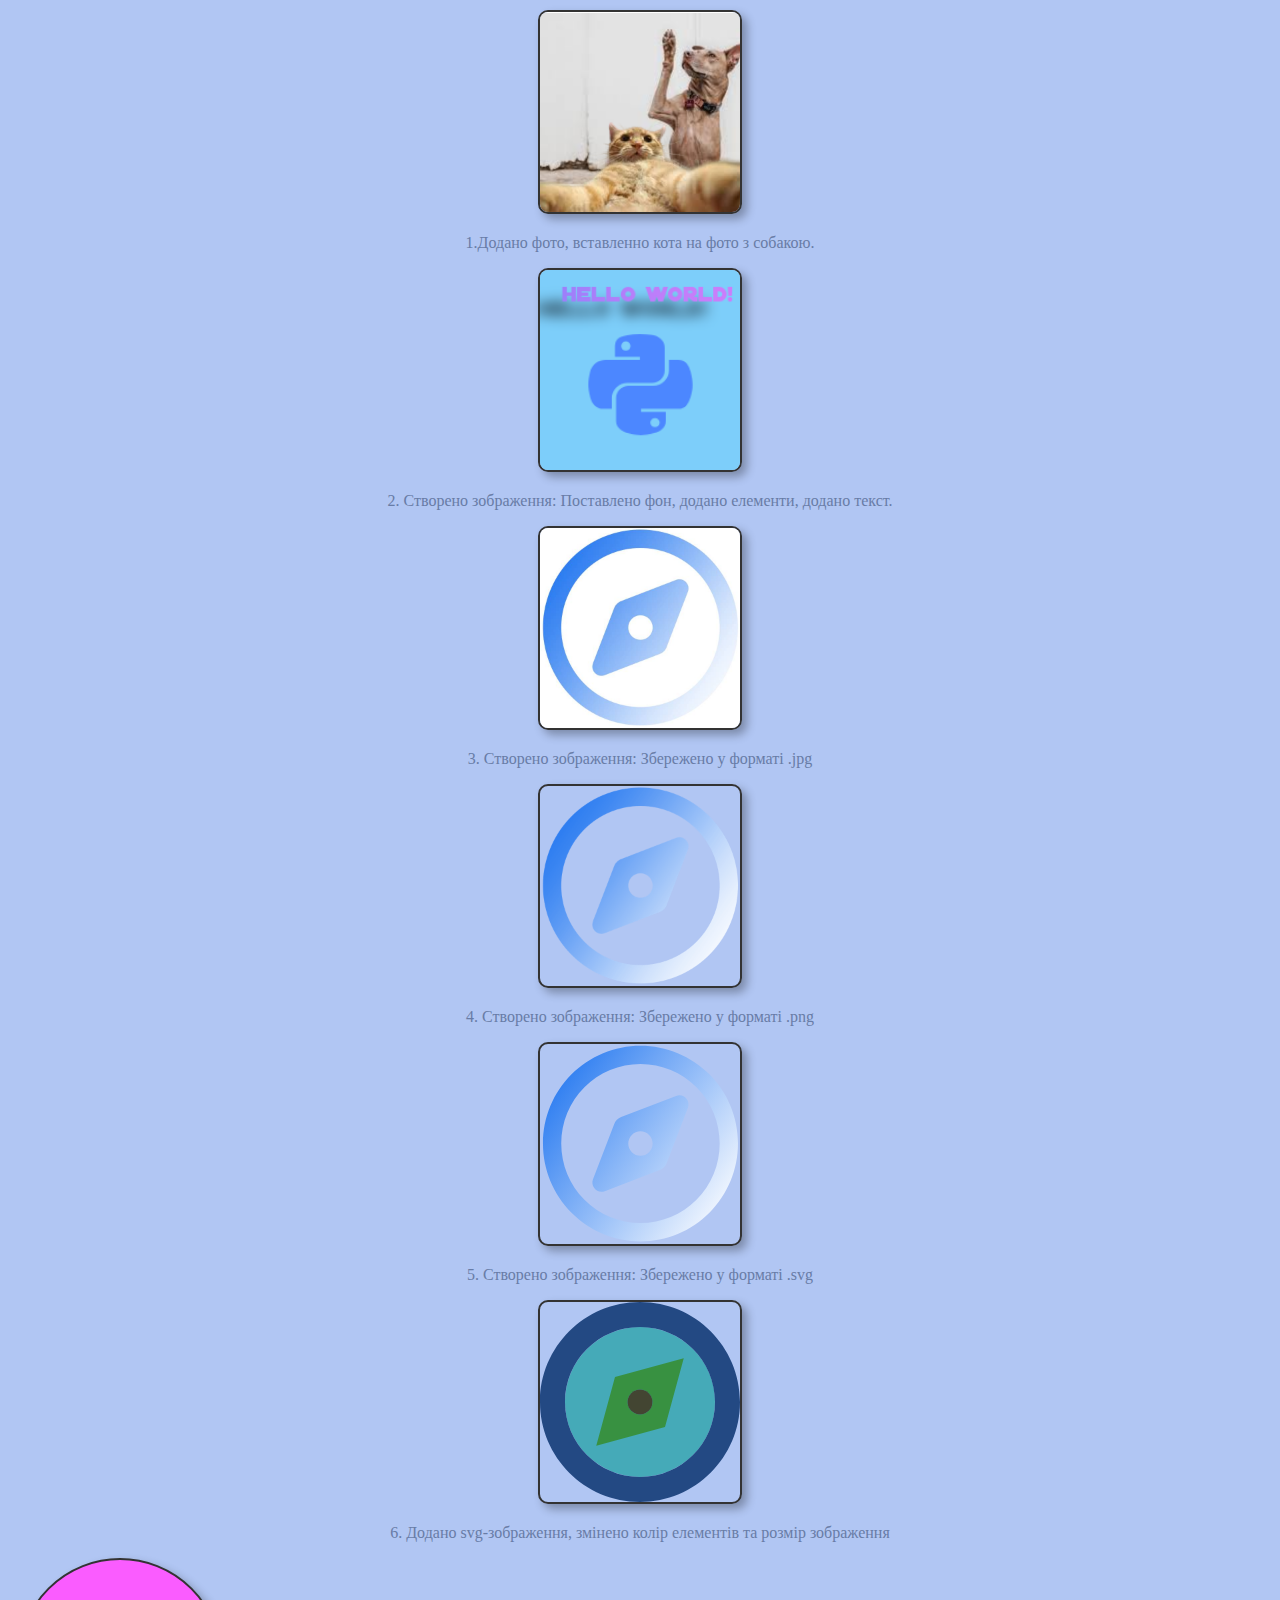
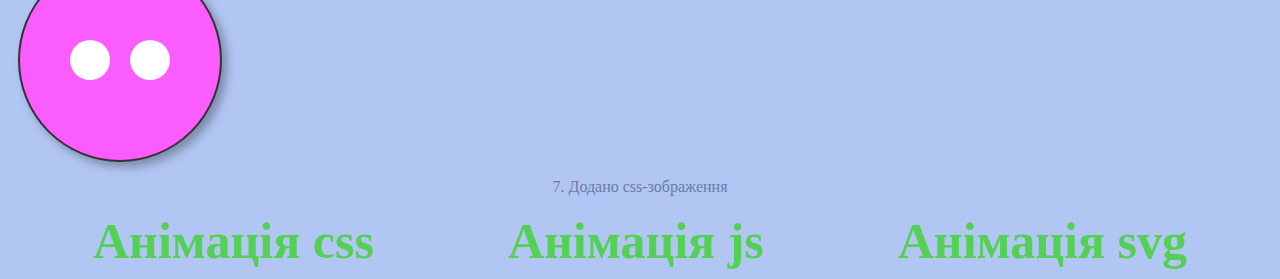
<file: index.html>
<!DOCTYPE html>
<html lang="en">
<head>
    <meta charset="UTF-8">
    <meta name="viewport" content="width=device-width, initial-scale=1.0">
    <title>Володимир Івасюк</title>
    <link rel="stylesheet" href="css/css.css">
    <link href="images/web-design.png" rel="icon">
    <link rel="stylesheet" href="css/saturn2.css">
    <link rel="stylesheet" href="css/heart2.css">
    <style>

    </style>
</head>
<body>
    <div class="image-container">
        <img src="images/cat_and_dog.png" alt="">
        <p class="text">1.Додано фото, вставленно кота на фото з собакою.</p>
    </div>
    <div class="image-container">
        <img src="images/hello_world.png" alt="Hello World">
        <p class="text">2. Створено зображення: Поставлено фон, додано елементи, додано текст.</p>
    </div>
    <div class="image-container">
        <img src="images/compas.jpg" alt="">
        <p class="text">3. Створено зображення: Збережено у форматі .jpg</p>
    </div>
    <div class="image-container">
        <img src="images/compas.png" alt="">
        <p class="text">4. Створено зображення: Збережено у форматі .png</p>
    </div>
    <div class="image-container">
        <img src="images/compas.svg" alt="">
        <p class="text">5. Створено зображення: Збережено у форматі .svg</p>
    </div>
    <div class="image-container">
        <img src="images/compass-svgrepo-com.svg" alt="">
        <p class="text">6. Додано svg-зображення, змінено колір елементів та розмір зображення</p>
    </div>
    <div class="image-container">
        <div class="circle">
            <div class="eye left-eye"></div>
            <div class="eye right-eye"></div>
        </div>
        <p class="text">7. Додано css-зображення</p>
    </div>
    <div class="navigation">
        <a href="pages/Saturn_css.html" target="_blank">Анімація css</a>
        <a href="pages/Animation_js.html" target="_blank">Анімація js</a>
        <a href="pages/heart_svg.html" target="_blank">Анімація svg</a>
    </div>
    
</body>
</html>
</file>
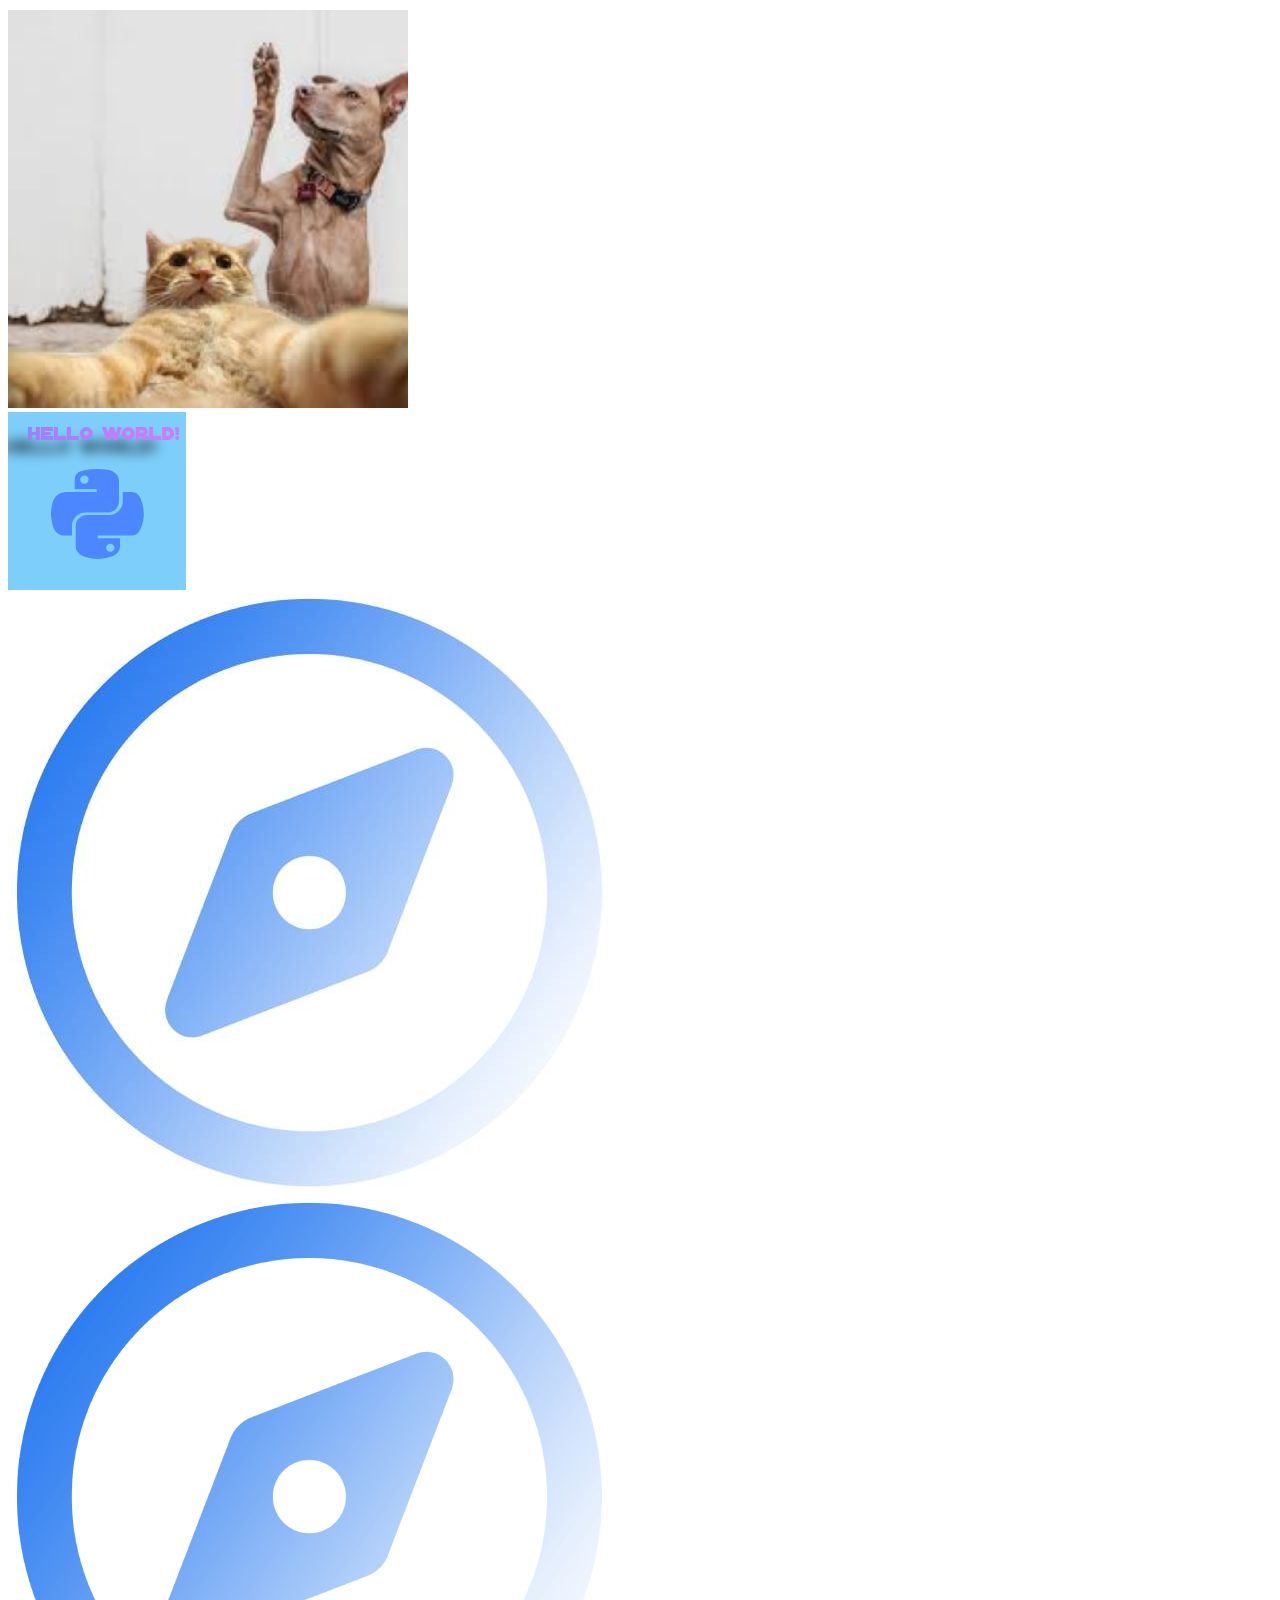
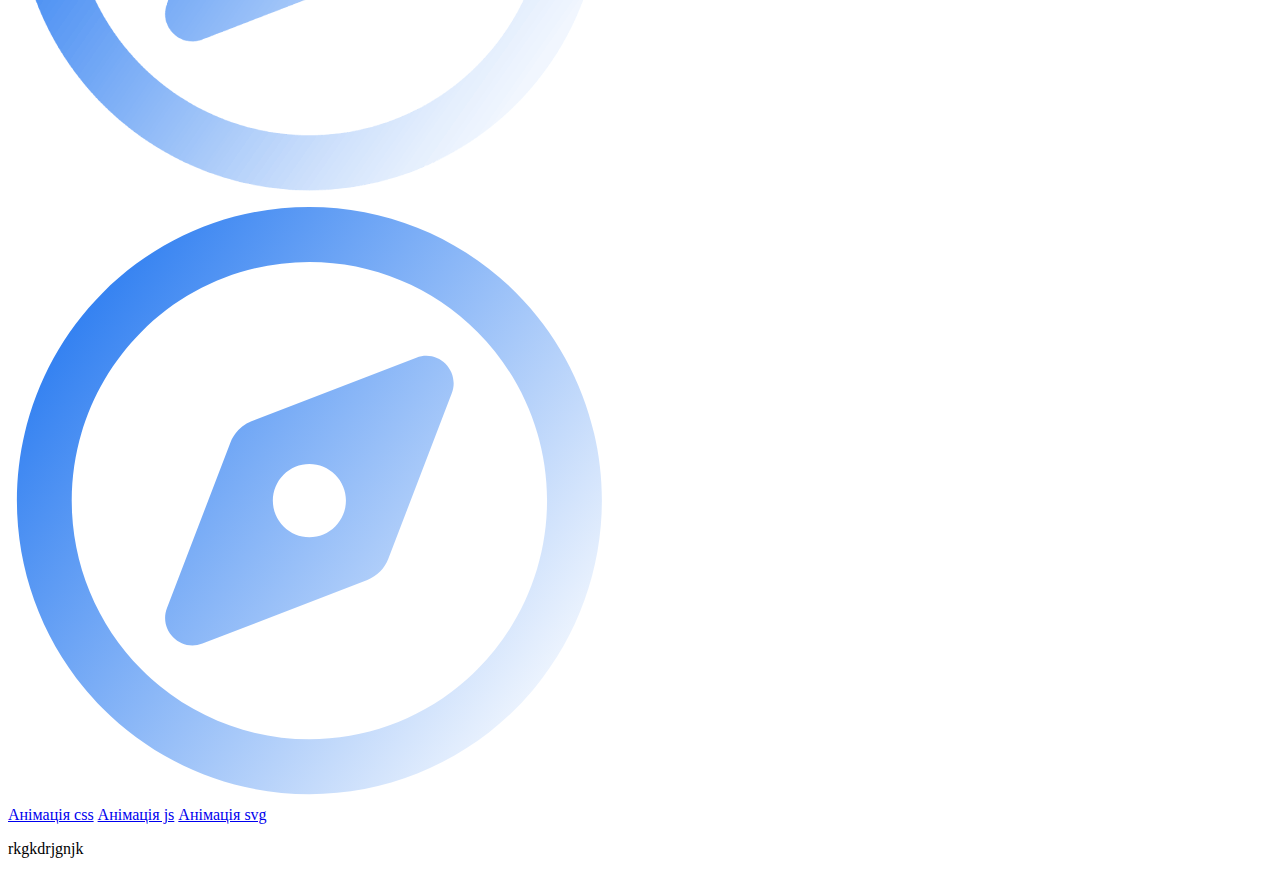
<file: 1index.html>
<!DOCTYPE html>
<html>
<head>
    <meta charset='utf-8'>
    <title>Робота з графікою</title>
    <link href="css/style.css" src="stylesheet">
    <link rel="stylesheet" href="css/heart2.css">
</head>
<body> 
    <div class="image-container">
        <img id="img" src="images/cat_and_dog.png" alt="">
    </div>
    <div class="image-container">
        <img id="img" src="images/hello_world.png">
    </div>
    <div class="image-container">
        <img id="img" src="images/compas.jpg">
    </div>
    <div class="image-container">
        <img id="img" src="images/compas.png">
    </div>
    <div class="imagess">
        <img class="imagess" src="images/compas.svg" alt="">

    </div>
    <div class="image-container">

    </div>

    </div>
    <div class="image-container">

    </div>
    <div class="square"></div>
    <div class="navigation">
        <a href="pages/Saturn_css.html">Анімація css</a>
        <a href="pages/Animation_js.html">Анімація js</a>
        <a href="pages/heart_svg.html">Анімація svg</a>
        <p>rkgkdrjgnjk</p>
    </div>
    
</body>
</html>
</file>
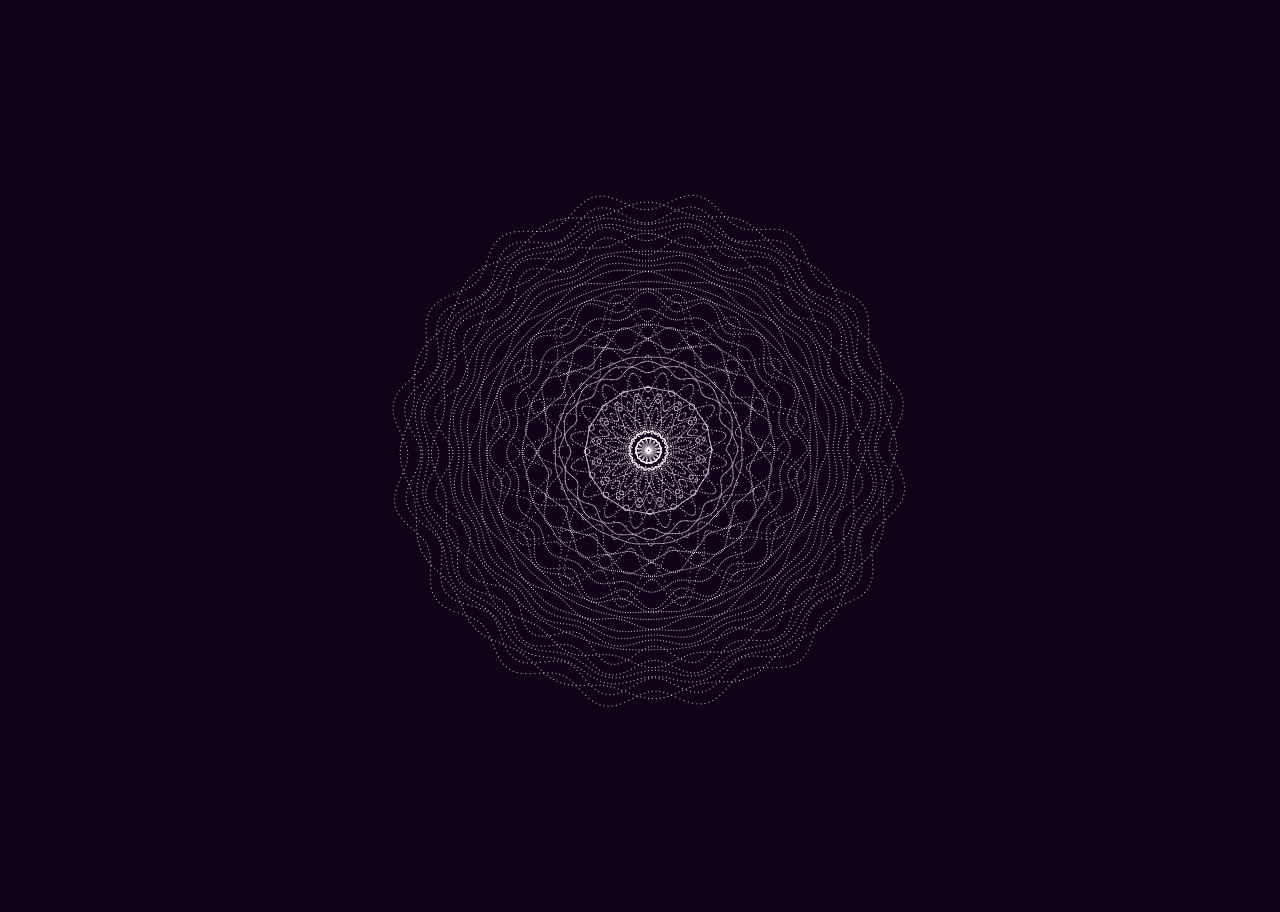
<file: pages/Animation_js.html>
<!DOCTYPE html>
<html lang="en">
<head>
    <meta charset="UTF-8">
    <meta name="viewport" content="width=device-width, initial-scale=1.0">
    <title>Анімація з js</title>
    <style>
        body {
        width: auto;
        overflow: hidden;
        margin-top: 0;
        background: hsla(280, 95%, 5%, 1);
        }
    </style>
</head>
<body>
    <canvas></canvas>
    <script>
        var Obj = {
  circle: new Array(40),
  radius: 250,
  noise: 20,
  speed: 0.3,
  size: 400,
  
  //color a = background color; color b = object color 
  color: {
    a: 'hsla(280, 95%, 5%, 1)',
    b: 'hsla(255, 255%, 255%, .8)'
  },
  //X & Y positions
  X: function(x) {
    return Obj.c.width / 2 + x;
  },

  Y: function(y) {
    return Obj.c.height / 2 - y;
  },
  //behavior
  Circle: function(i) {
    this.r = Obj.radius - i * Obj.radius / Obj.circle.length;
    this.e = i % 2 ? true : false;
    this.max = Math.random() * Obj.noise;
    this.min = -Math.random() * Obj.noise;
    this.val = Math.random() * (this.max - this.min) + this.min;
  },
  //clearing   
  Clear: function() {
    Obj.$.fillStyle = Obj.color.a;
    Obj.$.fillRect(0, 0, Obj.c.width, Obj.c.height);
  },
  //shape changing  
  Change: function(C) {
    for (var i = 0; i < Obj.size; i++) {
      var a = i * Math.PI * 2 / Obj.size;
      var x = Math.cos(a) * (C.r - C.val * Math.cos(i / 4));
      var y = Math.sin(a) * (C.r - C.val * Math.cos(i / 4));
      Obj.$.fillStyle = Obj.color.b;
      Obj.$.fillRect(Obj.X(x), Obj.Y(y), 1, 1);
    }
    Obj.Check(C);
  },
  //noise level checks
  Check: function(C) {
    C.val = C.e ? C.val + Obj.speed : C.val - Obj.speed;
    if (C.val < C.min) {
      C.e = true;
      C.max = Math.random() * Obj.noise;
    }
    if (C.val > C.max) {
      C.e = false;
      C.min = -Math.random() * Obj.noise;
    }
  },
  //update object
  Update: function() {
    Obj.Clear();
    for (var i = 0; i < Obj.circle.length; i++) {
      Obj.Change(Obj.circle[i]);
    }
  },
  //draw object
  Draw: function() {
    Obj.Update();
    window.requestAnimationFrame(Obj.Draw, Obj.c);
  },
  //set circles
  Set: function() {
    for (var i = 0; i < Obj.circle.length; i++) {
      Obj.circle[i] = new Obj.Circle(i);
    }
  },

  //size control
  Size: function() {
    Obj.c.width = window.innerWidth;
    Obj.c.height = window.innerHeight;
  },
  //get canvas
  Run: function() {
    Obj.c = document.querySelector('canvas');
    Obj.$ = Obj.c.getContext('2d');

  },
  //start   
  Init: function() {
    Obj.Run();
    Obj.Size();
    Obj.Set();
    Obj.Draw();
  }

};
Obj.Init();
    </script>
</body>

</html>
</file>
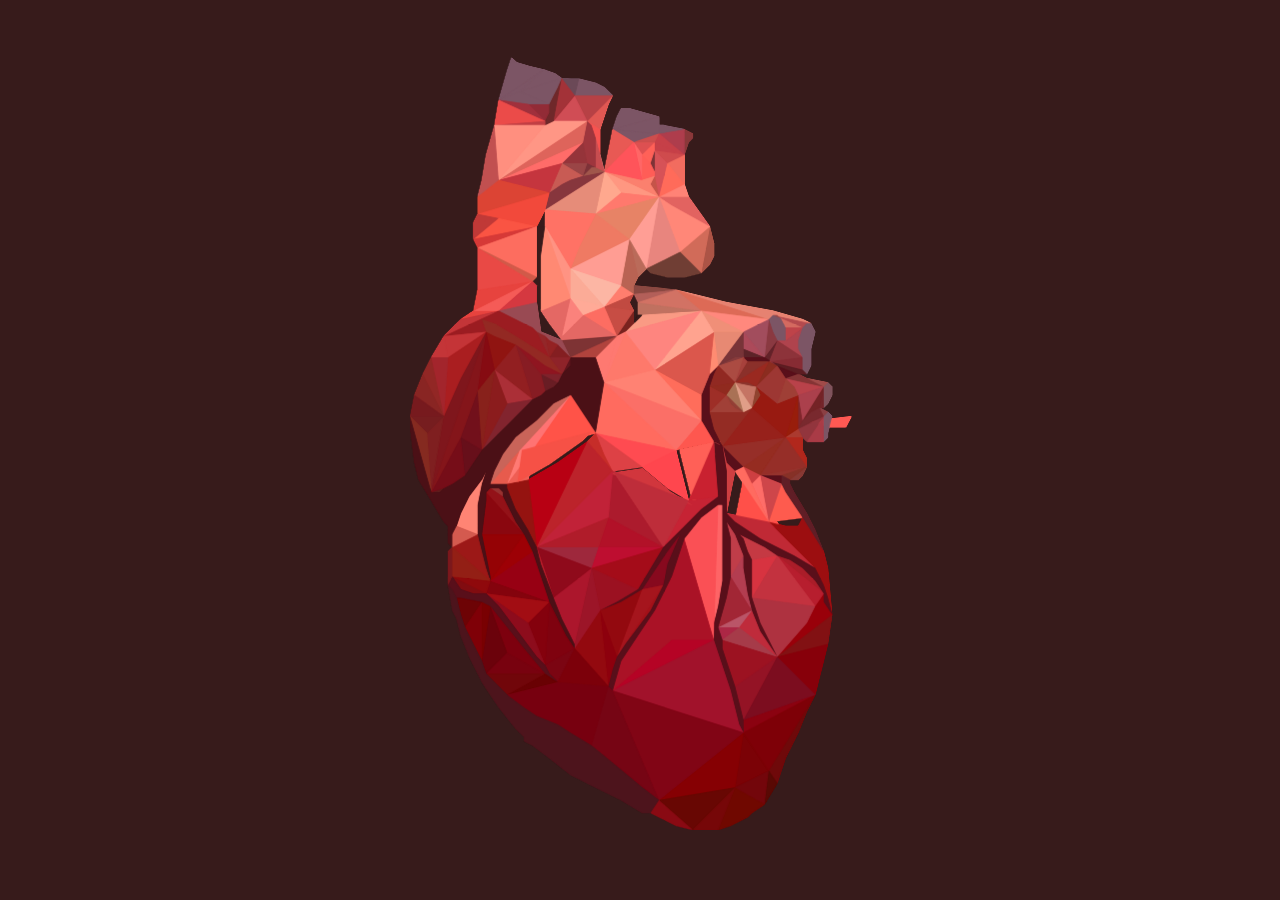
<file: pages/heart_svg.html>
<!DOCTYPE html>
<html lang="en">
<head>
    <meta charset="UTF-8">
    <meta name="viewport" content="width=device-width, initial-scale=1.0">
    <title>heart_svg</title>
    <link rel="stylesheet" href="../css/heart.css">
    <style>
     
    </style>
</head>
<body>
    <section>
    
        <svg version="1.1" xmlns="http://www.w3.org/2000/svg" xmlns:xlink="http://www.w3.org/1999/xlink" x="0px" y="0px"
          viewBox="0 0 1194.13477 1200" style="enable-background:new 0 0 1194.13477 1200;" xml:space="preserve">
     
     <defs>
         <filter id="polycleaner" color-interpolation-filters="sRGB">
           <feComponentTransfer>
             <feFuncA type="table" tableValues="0 0.5 1 1" />
           </feComponentTransfer>
         </filter>
       </defs>
       
     <g id="low-poly" class='low-poly' stroke-width="0" stroke-linejoin="round" filter="url(#polycleaner)">
         <g filter="url(#polycleaner)">
                   <polygon class="st347" points="725.3847,693.75 787.8847,706.25 737.8847,631.25 		"/>
     
           
           <polygon class="st146" points="669.1347,675 706.6347,587.5 650.3847,600 		"/>
           <!-- Blacks-->
           <polygon class="st28" points="700.3847,543.75 700.3847,512.5 700.3847,506.25 706.6347,487.5 712.64435,475.48077 
                 700.3847,487.5 687.8847,518.75 687.8847,555.97827 688.1347,556.25 687.8847,555.97827 687.8847,556.25 706.6347,587.5 
                 719.1347,593.75 706.6347,568.75 		"/>
           <polygon class="st30" points="737.8847,631.25 750.3847,625 737.8847,612.5 719.46362,594.07892 725.3847,618.75 		"/>
           <polygon class="st68" points="581.6347,381.25 587.8656,393.71179 588.1347,393.75 587.8847,394.12128 587.8847,406.25 
                 587.8847,412.5 594.1347,400 594.1347,381.25 588.1347,368.75 587.81702,368.88538 		"/>
           <polygon class="st138" points="790.5163,468.42108 788.73035,467.23047 788.14758,468.71716 		"/>
           <polygon class="st156" points="806.8822,637.62378 806.6347,637.5 800.3847,637.5 787.8847,637.5 775.3847,637.5 806.6347,650 		
                 "/>
           <polygon class="st204" points="812.8847,493.75 813.25598,494.12128 813.36676,493.80182 813.1347,493.75 831.6347,487.5 
                 800.3847,475 		"/>
           <polygon class="st227" points="456.88455,243.77081 456.80618,243.76428 456.60971,243.79999 450.38474,256.25 444.13474,268.75 
                 456.63474,268.75 		"/>
           <polygon class="st278" points="362.87363,599.8446 362.88474,600 362.90622,599.86395 		"/>
           <polygon class="st301" points="444.13474,381.25 450.38474,393.75 450.38474,312.5 456.63474,268.75 444.13474,268.75 
                 444.13474,281.25 444.13474,300 444.13474,331.25 444.13474,343.75 437.88474,350 444.13474,356.25 		"/>
           <polygon class="st354" points="337.88474,637.5 375.38474,606.25 425.38474,556.25 444.13474,543.75 487.88474,500 
             494.13474,487.5 494.13474,475 481.63474,487.5 475.43436,499.90082 469.13474,506.25 456.63474,512.5 450.38474,518.75 
             437.83511,525.04962 362.90622,599.86395 	"/>
           <!-- Blacks-->
           
           
           
             
           
           <!-- top left -->
            <polygon class="st219" points="375.38474,393.75 350.63474,393.75 437.88474,350 356.63474,362.5 350.38474,393.75 
                 331.63474,406.25 387.88474,393.75 		"/>
           <!-- top left -->
     
     
             <polygon class="st24" points="769.1347,506.25 800.3847,475 787.8847,468.75 		"/>
           
           
             <polygon class="st25" points="719.46362,594.07892 737.8847,612.5 750.3847,625 812.8847,581.25 719.3847,593.75 		"/>
             <polygon class="st26" points="762.8847,631.25 775.3847,637.5 812.8847,581.25 750.3847,625 		"/>
             <polygon class="st27" points="719.3847,593.75 812.8847,581.25 762.8847,537.5 		"/>
             
             <polygon class="st29" points="800.3847,531.25 769.1347,506.25 775.3847,518.75 762.8847,537.5 812.8847,581.25 775.6347,518.75 
                 812.8847,581.25 831.6347,518.75 		"/>
             
             <polygon class="st31" points="831.6347,556.25 831.6347,537.5 831.6347,518.75 812.8847,581.25 831.69659,568.87378 
                 831.6347,568.75 		"/>
             <polygon class="st32" points="725.3847,618.75 719.46362,594.07892 719.1347,593.75 725.3847,631.25 725.3847,662.5 
                 725.3847,693.75 737.8847,631.25 		"/>
             
             <polygon class="st34" points="700.3847,487.5 706.77362,426.06836 706.6347,425 619.1347,481.25 687.8847,518.75 		"/>
             
             <polygon class="st35" points="800.3847,475 792.8847,470 787.8847,468.75 		"/>
             <polygon class="st36" points="806.6347,437.5 800.3847,437.5 837.8847,462.5 831.6347,450 831.6347,437.5 837.80249,418.9967 
                 812.8847,437.5 		"/>
             <polygon class="st37" points="788.14758,468.71716 788.1347,468.75 788.14758,468.71716 787.8847,468.75 792.8847,470 
                 790.5163,468.42108 		"/>
             
             <polygon class="st39" points="792.8847,470 837.8847,481.25 837.8847,475 837.8847,462.5 790.5163,468.42108 		"/>
             <polygon class="st35" points="788.73035,467.23047 790.5163,468.42108 837.8847,462.5 800.3847,437.5 		"/>
             <polygon class="st40" points="719.3847,593.75 762.8847,537.5 750.3847,543.75 700.3847,543.75 706.6347,568.75 719.1347,593.75 
                 719.46362,594.07892 		"/>
             <polygon class="st41" points="831.6347,518.75 869.1347,506.25 813.36676,493.80182 813.25598,494.12128 825.3847,506.25 		"/>
             <polygon class="st37" points="800.3847,531.25 813.25598,494.12128 812.8847,493.75 800.3847,475 769.1347,506.25 		"/>
             
             <polygon class="st43" points="831.6347,518.75 825.3847,506.25 813.25598,494.12128 800.3847,531.25 		"/>
             
             <polygon class="st8" points="544.98944,187.63501 544.8847,187.5 544.86212,187.60657 		"/>
             <polygon class="st3" points="544.86212,187.60657 544.8847,187.5 544.755,187.58264 		"/>
             <polygon class="st45" points="481.88474,175 519.1347,175 512.92609,143.95697 481.63474,175 		"/>
             <polygon class="st46" points="512.92609,143.95697 512.8847,143.75 388.49423,199.83789 481.60257,175.07507 481.63474,175 		"/>
             <polygon class="st47" points="544.8847,187.5 544.61804,187.55206 544.755,187.58264 		"/>
             <polygon class="st47" points="545.34473,187.71429 544.8847,187.5 544.98944,187.63501 		"/>
             <polygon class="st48" points="619.1347,143.75 587.8847,143.75 600.3847,162.5 		"/>
             <polygon class="st49" points="587.8847,143.75 600.3847,200 600.3847,162.5 		"/>
             <polygon class="st50" points="619.1347,187.5 612.8847,175 600.3847,162.5 600.3847,200 619.1347,193.75 		"/>
             <polygon class="st51" points="569.1347,218.75 625.30682,224.96375 545.34473,187.71429 544.98944,187.63501 		"/>
             <polygon class="st52" points="625.36481,224.97015 612.8847,206.25 600.6347,200 612.8847,206.25 619.1347,193.75 600.3847,200 
                 545.34473,187.71429 625.30682,224.96375 		"/>
             <polygon class="st8" points="456.88474,243.75 456.88455,243.77081 531.6347,250 544.86212,187.60657 544.755,187.58264 
                 456.63474,243.75 456.80618,243.76428 		"/>
             <polygon class="st53" points="494.13474,200 512.8847,193.75 481.71152,175.04608 481.60257,175.07507 462.88474,218.75 
                 481.63474,206.25 		"/>
             <polygon class="st54" points="388.49423,199.83789 388.13474,200 388.49423,199.83789 387.88474,200 462.88474,218.75 
                 481.60257,175.07507 		"/>
             <polygon class="st55" points="544.61804,187.55206 512.8847,193.75 494.13474,200 481.63474,206.25 462.88474,218.75 
                 456.63474,243.75 544.755,187.58264 		"/>
             <polygon class="st56" points="481.60257,175.07507 481.71152,175.04608 481.63474,175 		"/>
             <polygon class="st57" points="512.8847,143.75 519.1347,112.5 387.88474,200 388.49423,199.83789 		"/>
             <polygon class="st58" points="612.8847,175 619.1347,156.25 619.1347,143.75 600.3847,162.5 		"/>
             <polygon class="st59" points="481.63474,175 481.71152,175.04608 481.88474,175 		"/>
             <polygon class="st60" points="481.88474,175 481.71152,175.04608 512.8847,193.75 519.1347,175 		"/>
             <polygon class="st61" points="512.8847,193.75 525.3847,181.25 531.6347,181.25 519.1347,175 		"/>
             <polygon class="st62" points="512.8847,193.75 544.61804,187.55206 544.3847,187.5 544.15704,187.38837 544.1347,187.5 
                 544.09979,187.36035 531.6347,181.25 525.3847,181.25 		"/>
             <polygon class="st63" points="512.92609,143.95697 513.1347,143.75 512.92609,143.95697 519.1347,175 531.6347,181.25 
                 531.6347,175 531.6347,150 531.6347,137.5 525.3847,118.75 519.1347,112.5 512.8847,143.75 		"/>
             <polygon class="st64" points="581.6347,381.25 587.81702,368.88538 544.1347,387.5 587.8656,393.71179 		"/>
             <polygon class="st65" points="600.3847,400 587.8847,412.5 575.3847,425 687.8847,393.75 594.1347,400 		"/>
             <polygon class="st66" points="687.8847,393.75 594.1347,381.25 594.1347,400 		"/>
             <polygon class="st67" points="619.1347,187.5 619.1347,156.25 612.8847,175 		"/>
             <polygon class="st68" points="581.6347,381.25 587.8656,393.71179 588.1347,393.75 587.8847,394.12128 587.8847,406.25 
                 587.8847,412.5 594.1347,400 594.1347,381.25 588.1347,368.75 587.81702,368.88538 		"/>
             <polygon class="st69" points="587.81702,368.88538 588.1347,368.75 587.8847,368.58551 587.8847,368.75 		"/>
             <polygon class="st16" points="587.8847,393.75 587.8656,393.71179 544.1347,387.5 562.8847,431.25 587.8847,394.12128 		"/>
             <polygon class="st70" points="512.8847,400 562.8847,431.25 544.1347,387.5 		"/>
             <polygon class="st71" points="587.8847,406.25 587.8847,394.12128 562.8847,431.25 575.3847,425 587.8847,412.5 		"/>
             <polygon class="st72" points="481.63474,431.25 494.32669,375.25598 494.19528,375.08075 450.38474,393.75 462.88474,412.5 
                 481.52878,437.35876 481.88474,437.5 562.8847,431.25 512.8847,400 		"/>
             <polygon class="st73" points="587.8847,394.12128 588.1347,393.75 587.8656,393.71179 587.8847,393.75 		"/>
             <polygon class="st69" points="587.81702,368.88538 587.8847,368.75 587.8847,368.58551 569.1347,356.25 544.1347,387.5 		"/>
             <polygon class="st74" points="594.1347,400 587.8847,412.5 600.3847,400 		"/>
             <polygon class="st75" points="619.1347,193.75 612.8847,206.25 625.36481,224.97015 625.37903,224.97174 		"/>
             <polygon class="st76" points="625.30682,224.96375 625.3847,225 625.36481,224.97015 		"/>
             <polygon class="st76" points="625.36481,224.97015 625.3847,225 625.37903,224.97174 		"/>
             <polygon class="st76" points="625.3847,225 625.39142,224.97308 625.37903,224.97174 		"/>
             <polygon class="st77" points="619.1347,193.75 625.37903,224.97174 625.39142,224.97308 637.8847,175 619.42572,156.29156 
                 619.1347,156.25 619.1347,187.5 		"/>
             <polygon class="st78" points="494.32706,331.15387 494.13474,331.25 544.1347,387.5 569.1347,356.25 494.38474,331.25 		"/>
             <polygon class="st79" points="506.63474,300 494.23471,331 494.32706,331.15387 581.6347,287.5 531.6347,250 		"/>
             <polygon class="st80" points="494.38474,331.25 569.1347,356.25 581.6347,287.5 494.32706,331.15387 		"/>
             <polygon class="st3" points="544.98944,187.63501 544.86212,187.60657 531.6347,250 569.1347,218.75 		"/>
             <polygon class="st81" points="581.6347,287.5 625.3847,225 531.6347,250 		"/>
             <polygon class="st82" points="569.1347,218.75 531.6347,250 625.3847,225 625.30682,224.96375 		"/>
             <polygon class="st83" points="462.88474,100 462.88474,87.5 431.63474,87.5 456.42776,112.29303 456.68088,112.40765 		"/>
             <polygon class="st84" points="456.67014,918.21881 456.63474,918.75 456.83786,918.63391 		"/>
             <polygon class="st84" points="456.83786,918.63391 500.38474,893.75 487.88474,875 475.38474,850 462.88474,825 
                 456.67014,918.21881 		"/>
             <polygon class="st85" points="375.38474,793.75 369.13474,812.5 462.88474,825 		"/>
             <polygon class="st86" points="431.63474,856.25 369.13474,812.5 381.63474,825 387.88474,831.25 406.63474,856.25 
                 425.38474,881.25 444.13474,906.25 456.63474,918.75 456.67014,918.21881 		"/>
             <polygon class="st87" points="462.88474,825 369.13474,812.5 431.63474,856.25 		"/>
             <polygon class="st88" points="456.67014,918.21881 462.88474,825 431.63474,856.25 		"/>
             <polygon class="st89" points="450.38474,787.5 437.93185,750.14142 375.38474,793.75 462.88474,825 		"/>
             <polygon class="st90" points="425.63474,725 424.68246,723.94666 425.38474,725 		"/>
             <polygon class="st91" points="424.68246,723.94666 369.13474,662.5 369.13474,675 362.88474,725 425.38474,725 		"/>
             <polygon class="st92" points="437.88474,750 425.4863,725.20312 375.38474,793.75 437.93185,750.14142 		"/>
             <polygon class="st93" points="425.38474,725 362.88474,725 369.13474,756.25 375.38474,787.5 375.38474,793.75 
                 425.4863,725.20312 		"/>
             <polygon class="st94" points="363.13474,600 363.43039,599.45435 362.978,599.90674 		"/>
             <polygon class="st95" points="456.63474,243.75 456.60971,243.79999 456.80618,243.76428 		"/>
             <polygon class="st96" points="463.13474,931.25 500.38474,893.75 456.83786,918.63391 456.88474,918.75 456.83786,918.63391 
                 456.63474,918.75 462.88474,931.25 475.38474,943.75 500.38474,893.75 		"/>
             <polygon class="st97" points="456.42776,112.29303 456.63474,112.5 456.68088,112.40765 		"/>
             <polygon class="st98" points="494.13474,112.5 519.1347,112.5 500.38474,75 469.13474,112.5 481.63474,112.5 		"/>
             <polygon class="st99" points="706.8847,425 706.6347,425 706.77362,426.06836 		"/>
             <polygon class="st100" points="350.63474,393.75 375.38474,393.75 387.88474,393.75 437.88474,350 		"/>
             <polygon class="st101" points="425.4863,725.20312 425.63474,725 425.38474,725 		"/>
             <polygon class="st102" points="281.63474,575 288.05765,661.46246 306.63474,550 		"/>
             <polygon class="st103" points="494.13474,475 494.13474,468.75 494.13474,462.5 481.63474,487.5 		"/>
             <polygon class="st104" points="256.88474,550 281.63474,575 306.63474,550 		"/>
             <polygon class="st105" points="300.38474,662.5 306.63474,656.25 288.13474,662.5 		"/>
             <polygon class="st106" points="319.13474,787.5 331.63474,806.25 350.38474,812.5 369.13474,812.5 319.45572,787.53564 		"/>
             <polygon class="st107" points="787.8681,1075.13257 787.8847,1075 750.3847,1018.75 737.8847,1100 		"/>
             <polygon class="st108" points="787.94788,1075.09302 787.8847,1075 787.8681,1075.13257 		"/>
             <polygon class="st109" points="737.8847,1100 750.3847,1018.75 625.3847,1118.75 		"/>
             <polygon class="st110" points="562.8847,1068.75 600.3847,1100 625.3847,1118.75 525.3847,1037.5 		"/>
             <polygon class="st111" points="331.63474,818.75 325.38474,818.75 331.63474,843.75 337.88474,862.5 362.88474,825 		"/>
             <polygon class="st112" points="831.6347,643.75 837.8847,637.5 844.1347,625 819.1347,643.75 		"/>
             <polygon class="st113" points="337.88474,862.5 350.38474,887.5 362.88474,912.5 362.88474,825 		"/>
             <polygon class="st114" points="581.6347,93.75 569.1347,93.75 562.8847,106.25 556.6347,125 625.3847,106.25 		"/>
             <polygon class="st115" points="433.32584,31.20184 414.66769,25.71417 406.63474,18.75 400.38474,37.5 387.88474,81.25 
                 455.27658,36.68958 		"/>
             <polygon class="st116" points="412.88474,706.25 406.63474,693.75 400.38474,681.25 394.13474,668.75 375.63474,656.25 
                 375.38474,656.25 369.13474,662.5 424.68246,723.94666 		"/>
             <polygon class="st117" points="694.1347,331.25 700.3847,325 706.6347,312.5 706.6347,293.75 700.52826,269.3241 687.8847,337.5 
                         "/>
             <polygon class="st118" points="669.1347,143.75 675.3847,137.5 675.3847,131.25 662.8847,125 662.8847,162.5 		"/>
             <polygon class="st119" points="456.63474,931.25 400.38474,962.5 475.38474,943.75 		"/>
             <polygon class="st120" points="319.45572,787.53564 369.13474,812.5 375.38474,793.75 		"/>
             <polygon class="st121" points="556.92896,125.02673 587.8847,143.75 625.3847,131.25 		"/>
             <polygon class="st122" points="394.13474,662.5 387.88474,656.25 375.63474,656.25 394.13474,668.75 		"/>
             <polygon class="st123" points="356.63474,681.25 362.88474,650 369.13474,631.25 362.88474,643.75 344.13474,668.75 
                 331.63474,693.75 325.38474,712.5 356.63474,725 356.63474,700 		"/>
             <polygon class="st124" points="400.38474,900 369.13474,931.25 456.63474,931.25 		"/>
             <polygon class="st125" points="369.13474,931.25 381.63474,943.75 400.38474,962.5 456.63474,931.25 		"/>
             <polygon class="st126" points="363.13474,912.5 400.38474,900 375.38474,831.25 362.88474,912.5 369.13474,931.25 400.38474,900 
                         "/>
             <polygon class="st127" points="456.63474,931.25 425.38474,893.75 400.38474,862.5 375.38474,831.25 400.38474,900 		"/>
             <polygon class="st128" points="362.88474,825 362.88474,912.5 375.38474,831.25 		"/>
             <polygon class="st129" points="494.13474,112.5 481.63474,112.5 469.13474,112.5 456.63474,118.75 387.88474,200 519.1347,112.5 
                         "/>
             <polygon class="st130" points="737.8847,500 750.57129,462.68658 750.50909,462.62439 713.1347,475 		"/>
             <polygon class="st131" points="750.50909,462.62439 750.3847,462.5 737.8847,462.5 725.3847,468.75 713.28308,474.80078 
                 713.1347,475 		"/>
             <polygon class="st132" points="713.11945,474.88263 706.77362,426.06836 700.3847,487.5 712.64435,475.48077 712.8847,475 		"/>
             <polygon class="st133" points="756.6347,468.75 750.57129,462.68658 737.8847,500 		"/>
             <polygon class="st134" points="713.28308,474.80078 713.11945,474.88263 713.1347,475 		"/>
             <polygon class="st135" points="750.60297,462.59326 750.50909,462.62439 750.57129,462.68658 		"/>
             <polygon class="st136" points="650.3847,600 706.6347,587.5 687.8847,556.25 		"/>
             <polygon class="st137" points="800.3847,437.5 781.6347,462.5 788.73035,467.23047 		"/>
             
             <polygon class="st139" points="750.6347,462.5 750.60297,462.59326 750.8847,462.5 		"/>
             <polygon class="st134" points="713.11945,474.88263 712.8847,475 712.64435,475.48077 713.1347,475 		"/>
             <polygon class="st140" points="756.6347,500 769.1347,506.25 787.8847,468.75 738.1347,500 		"/>
             <polygon class="st141" points="750.8847,462.5 781.6347,462.5 750.3847,450 		"/>
             <polygon class="st138" points="750.60297,462.59326 750.57129,462.68658 756.6347,468.75 762.8847,468.75 775.3847,468.75 
                 787.8847,468.75 788.14758,468.71716 788.73035,467.23047 781.6347,462.5 750.8847,462.5 		"/>
             <polygon class="st142" points="781.6347,462.5 750.3847,425 750.3847,450 		"/>
             <polygon class="st99" points="713.11945,474.88263 713.28308,474.80078 750.3847,425 706.8847,425 706.77362,426.06836 		"/>
             <polygon class="st143" points="725.3847,468.75 737.8847,462.5 750.3847,462.5 750.50909,462.62439 750.60297,462.59326 
                 750.6347,462.5 750.8847,462.5 750.3847,450 750.3847,425 713.28308,474.80078 		"/>
             <polygon class="st135" points="762.8847,468.75 756.6347,468.75 737.8847,500 738.1347,500 787.8847,468.75 775.3847,468.75 		"/>
             <polygon class="st144" points="737.8847,500 700.3847,506.25 725.3847,518.75 		"/>
             <polygon class="st145" points="700.3847,506.25 700.3847,512.5 700.3847,543.75 725.3847,518.75 		"/>
             
             <polygon class="st134" points="713.1347,475 712.64435,475.48077 706.6347,487.5 700.3847,506.25 737.8847,500 		"/>
             <polygon class="st147" points="731.6347,531.25 725.3847,518.75 700.3847,543.75 750.3847,543.75 737.8847,537.5 		"/>
             <polygon class="st148" points="625.42999,224.97736 625.39142,224.97308 625.3847,225 		"/>
             <polygon class="st149" points="812.8847,712.5 831.6347,712.5 838.02118,700.21832 837.90271,700.02887 787.8847,706.25 		"/>
             <polygon class="st150" points="837.90271,700.02887 837.8847,700 812.8847,662.5 806.6347,650 787.8847,706.25 		"/>
             <polygon class="st151" points="838.1347,700 837.90271,700.02887 838.02118,700.21832 		"/>
             <polygon class="st152" points="537.8847,837.5 562.8847,825 594.1347,806.25 525.3847,775 		"/>
             
             <polygon class="st154" points="737.8847,706.25 775.3847,731.25 825.3847,756.25 856.6347,775 787.8847,706.25 725.3847,693.75 		
                 "/>
             <polygon class="st148" points="625.71997,225.22351 625.6347,225 625.3847,225 		"/>
             <polygon class="st155" points="625.6347,225 625.42999,224.97736 625.3847,225 		"/>
             
             <polygon class="st157" points="837.8847,581.25 831.69659,568.87378 812.8847,581.25 		"/>
             <polygon class="st158" points="625.3847,131.25 587.8847,143.75 619.1347,143.75 		"/>
             <polygon class="st159" points="631.6347,743.75 662.8847,712.5 687.8847,687.5 712.82629,668.79382 669.1347,675 		"/>
             <polygon class="st160" points="444.38474,743.75 525.3847,775 535.80139,743.75 		"/>
             <polygon class="st161" points="525.3847,775 631.5813,743.83905 631.6347,743.75 535.80139,743.75 		"/>
             <polygon class="st162" points="535.80139,743.75 631.6347,743.75 550.3847,700 		"/>
             <polygon class="st163" points="712.82629,668.79382 712.8847,668.75 706.6347,587.5 669.1347,675 		"/>
             <polygon class="st164" points="594.1347,806.25 631.5813,743.83905 525.3847,775 		"/>
             <polygon class="st165" points="550.3847,700 631.6347,743.75 556.85364,631.57843 		"/>
             <polygon class="st166" points="669.1347,675 650.3847,600 600.3847,625 637.8847,656.25 		"/>
             <polygon class="st167" points="556.8847,631.25 556.87585,631.34375 669.1347,675 637.8847,656.25 600.3847,625 556.6347,631.25 
                 556.87585,631.34375 		"/>
             <polygon class="st168" points="556.85364,631.57843 556.6347,631.25 444.55905,743.57526 550.3847,700 		"/>
             <polygon class="st169" points="550.3847,700 444.55905,743.57526 444.38474,743.75 535.80139,743.75 		"/>
             <polygon class="st170" points="444.13474,356.25 437.88474,350 387.88474,393.75 444.13474,381.25 		"/>
             <polygon class="st171" points="594.3385,343.5462 606.6347,331.25 581.6347,287.5 		"/>
             <polygon class="st172" points="625.71997,225.22351 625.3847,225 606.6347,331.25 656.6347,306.25 		"/>
             <polygon class="st173" points="606.6347,331.25 612.8847,337.5 637.8847,343.75 650.3847,343.75 662.8847,343.75 687.8847,337.5 
                 656.6347,306.25 		"/>
             <polygon class="st174" points="569.1347,356.25 587.8847,368.58551 587.8847,356.25 594.1347,343.75 594.3385,343.5462 
                 581.6347,287.5 		"/>
             <polygon class="st1" points="656.6347,306.25 687.8847,337.5 700.52826,269.3241 700.42859,268.92566 		"/>
             <polygon class="st175" points="594.1347,381.25 650.3847,362.5 588.1347,368.75 		"/>
             <polygon class="st176" points="588.1347,368.75 650.3847,362.5 587.8847,356.25 587.8847,368.58551 		"/>
             <polygon class="st177" points="805.0722,404.6875 837.8847,418.75 844.1347,412.5 850.3847,412.5 850.18628,412.40082 
                 802.16028,401.77557 		"/>
             <polygon class="st178" points="787.8847,406.25 650.3847,362.5 687.8847,393.75 		"/>
             <polygon class="st179" points="625.71997,225.22351 656.6347,306.25 700.42859,268.92566 700.3847,268.75 700.22144,268.52142 
                 644.1347,237.5 		"/>
             <polygon class="st180" points="687.8847,393.75 650.3847,362.5 594.1347,381.25 		"/>
             <polygon class="st181" points="794.1347,400 800.3847,400 802.16028,401.77557 850.18628,412.40082 837.8847,406.25 
                 794.1347,393.75 725.3847,381.25 650.3847,362.5 787.8847,406.25 		"/>
             <polygon class="st182" points="662.8847,162.5 662.8847,125 625.3847,131.25 		"/>
             <polygon class="st148" points="625.71997,225.22351 644.1347,237.5 700.22144,268.52142 669.1347,225 625.6347,225 		"/>
             <polygon class="st183" points="619.1347,143.75 619.1347,156.25 619.42572,156.29156 619.3847,156.25 619.42572,156.29156 
                 662.8847,162.5 619.3847,143.75 662.8847,162.5 625.3847,131.25 		"/>
             <polygon class="st184" points="556.8847,125 556.92896,125.02673 625.3847,131.25 625.3847,118.75 625.3847,106.25 556.6347,125 
                 556.92896,125.02673 		"/>
             <polygon class="st185" points="587.8847,143.75 556.92896,125.02673 556.6347,125 550.3847,156.25 544.35211,186.41302 
                 544.6347,187.5 		"/>
             <polygon class="st186" points="662.8847,125 631.6347,118.75 625.3847,118.75 625.3847,131.25 		"/>
             <polygon class="st155" points="625.6347,225 669.1347,225 662.8847,206.25 625.42999,224.97736 		"/>
             <polygon class="st76" points="625.39142,224.97308 625.42999,224.97736 662.8847,206.25 637.8847,175 		"/>
             <polygon class="st187" points="662.8847,206.25 662.8847,193.75 662.8847,181.25 662.8847,162.62378 637.8847,175 		"/>
             <polygon class="st188" points="637.8847,175 662.8847,162.62378 662.8847,162.5 619.42572,156.29156 		"/>
             <polygon class="st2" points="837.8847,418.75 837.80249,418.9967 838.1347,418.75 837.80249,418.9967 831.6347,437.5 
                 831.6347,450 837.8847,462.5 837.8847,475 837.8847,481.25 844.1347,487.5 850.3847,475 850.3847,450 856.6347,425 
                 850.3847,412.5 844.1347,412.5 		"/>
             <polygon class="st189" points="812.8847,581.25 844.1347,625 844.1347,618.75 844.1347,612.5 837.8847,600 837.8847,593.75 
                 838.12982,593.50488 837.8847,581.25 		"/>
             <polygon class="st190" points="775.3847,637.5 844.1347,625 812.8847,581.25 		"/>
             <polygon class="st191" points="787.8847,637.5 800.3847,637.5 806.6347,637.5 806.8822,637.62378 806.8847,637.5 844.1347,625 
                 775.3847,637.5 		"/>
             
             <polygon class="st47" points="544.3847,187.5 544.61804,187.55206 544.8847,187.5 545.34473,187.71429 600.3847,200 
                 587.8847,143.75 544.6347,187.5 544.35211,186.41302 544.15704,187.38837 		"/>
             
             <polygon class="st194" points="869.1347,812.86768 856.6347,831.25 844.1347,856.25 800.3847,906.25 881.60394,843.96533 
                 881.6347,843.75 869.1347,825 		"/>
             <polygon class="st195" points="831.6347,712.5 812.8847,712.5 787.8847,706.25 856.6347,775 869.1347,800 875.3847,818.75 
                 881.6347,843.75 875.3847,775 869.1347,750 838.02118,700.21832 		"/>
             
             <polygon class="st197" points="806.8822,637.62378 819.1347,643.75 844.1347,625 806.8847,637.5 		"/>
             <polygon class="st198" points="869.1347,550.37128 844.1347,587.5 869.1347,587.5 869.38269,587.25201 869.1347,556.25 		"/>
             <polygon class="st199" points="875.3847,500 844.1347,493.75 869.1347,506.25 		"/>
             <polygon class="st200" points="813.36676,493.80182 813.3847,493.75 813.36676,493.80182 869.1347,506.25 844.1347,493.75 
                 831.6347,487.5 813.1347,493.75 		"/>
             <polygon class="st201" points="869.1347,550.37128 869.3847,550 869.1347,550.37128 869.1347,556.25 869.38269,587.25201 
                 875.3847,581.25 875.3847,575 881.6347,550 875.3847,543.75 869.1347,550 		"/>
             <polygon class="st202" points="792.8847,470 800.3847,475 831.6347,487.5 844.1347,487.5 837.8847,481.25 		"/>
             <polygon class="st203" points="869.1347,518.75 869.38141,537.2533 875.3847,531.25 881.6347,518.75 881.6347,506.25 
                 875.3847,500 869.1347,506.25 		"/>
             
             
             <polygon class="st206" points="875.3847,543.75 862.8847,537.5 869.1347,550 		"/>
             
             <polygon class="st208" points="869.1347,506.25 862.8847,537.5 869.1347,537.5 869.38141,537.2533 869.1347,518.75 		"/>
             <polygon class="st209" points="275.38474,487.5 262.88474,518.75 306.63474,550 		"/>
             <polygon class="st210" points="369.13474,775 362.88474,750 356.63474,725 319.13474,743.75 375.38474,793.75 		"/>
             <polygon class="st211" points="325.38474,712.5 331.63474,693.75 344.13474,668.75 362.88474,643.75 369.13474,631.25 
                 362.88474,650 356.63474,681.25 356.63474,700 356.63474,725 362.88474,750 369.13474,775 375.38474,793.75 375.38474,787.5 
                 369.13474,756.25 362.88474,725 369.13474,675 369.13474,662.5 375.38474,656.25 375.63474,656.25 387.88474,656.25 
                 394.13474,662.5 394.13474,668.75 400.38474,681.25 406.63474,693.75 412.88474,706.25 424.68246,723.94666 425.63474,725 
                 425.4863,725.20312 437.88474,750 437.93185,750.14142 438.13474,750 437.93185,750.14142 450.38474,787.5 462.88474,825 
                 475.38474,850 487.88474,875 500.38474,893.75 500.38474,887.5 494.13474,875 481.63474,850 469.13474,818.75 450.38474,768.75 
                 444.13474,743.75 431.63474,718.75 412.88474,687.5 400.38474,656.25 400.38474,650 381.63474,650 375.38474,650 
                 381.63474,631.25 394.13474,606.25 412.88474,581.25 444.13474,556.25 469.13474,531.25 481.63474,525 494.38474,518.75 
                 531.6347,575 544.1347,500 494.63474,518.75 544.1347,500 531.6347,462.5 519.1347,481.25 500.38474,512.5 494.13474,518.75 
                 487.88474,500 444.13474,543.75 425.38474,556.25 406.63474,575 375.38474,606.25 356.63474,631.25 331.63474,662.5 
                 319.13474,687.5 313.13474,712.5 319.13474,687.5 331.63474,662.5 356.63474,631.25 375.38474,606.25 406.63474,575 
                 425.38474,556.25 444.13474,543.75 487.88474,500 494.13474,487.5 494.38474,475 494.13474,487.5 487.88474,500 494.13474,518.75 
                 500.38474,512.5 519.1347,481.25 531.6347,462.5 494.13474,462.5 494.13474,468.75 494.13474,475 481.63474,487.5 
                 475.43436,499.90082 475.63474,500 475.43436,499.90082 475.38474,500 469.13474,506.25 456.63474,512.5 450.38474,518.75 
                 437.88474,525 437.83511,525.04962 438.13474,525 437.83511,525.04962 431.63474,531.25 425.38474,537.5 419.13474,543.75 
                 400.38474,562.5 387.88474,575 375.38474,587.5 363.43039,599.45435 363.13474,600 362.978,599.90674 362.88474,600 
                 350.38474,618.75 337.88474,637.5 319.13474,650 306.63474,656.25 300.38474,662.5 288.13474,662.5 287.88474,662.5 
                 269.38474,643.75 287.88474,662.5 287.978,661.94031 256.63474,550 256.63474,568.75 262.88474,618.75 269.13474,643.75 
                 287.88474,675 306.63474,706.25 312.88474,712.5 312.88474,725 312.88474,737.5 319.13474,743.75 319.13474,725 		"/>
             <polygon class="st212" points="325.38474,712.5 319.13474,725 319.13474,743.75 356.63474,725 		"/>
             <polygon class="st213" points="600.3847,1106.25 562.8847,1081.25 525.3847,1050 512.8847,1037.5 487.88474,1025 
                 456.63474,1006.25 425.38474,993.75 406.63474,975 375.38474,950 375.63474,962.5 375.38474,950 406.63474,975 425.38474,993.75 
                 456.63474,1006.25 487.88474,1025 512.8847,1037.5 525.3847,1050 562.8847,1081.25 600.3847,1106.25 625.3847,1118.75 
                 600.3847,1100 562.8847,1068.75 525.3847,1037.5 494.13474,1018.75 475.38474,1006.25 444.13474,993.75 425.38474,981.25 
                 400.38474,962.5 381.63474,943.75 369.13474,931.25 362.88474,912.5 350.38474,887.5 337.88474,862.5 331.63474,843.75 
                 325.38474,818.75 319.13474,806.25 312.88474,800 319.13474,837.5 325.38474,850 331.63474,875 344.13474,906.25 
                 362.88474,943.75 375.38474,962.5 387.88474,981.25 412.88474,1012.5 425.38474,1025 425.38474,1031.25 437.88474,1037.5 
                 462.88474,1056.25 494.13474,1081.25 531.6347,1100 569.1347,1118.75 600.3847,1137.5 612.8847,1137.5 625.3847,1118.75 		"/>
             <polygon class="st214" points="319.13474,743.75 312.88474,750 312.88474,775 312.88474,800 319.13474,787.5 		"/>
             <polygon class="st215" points="288.05765,661.46246 281.63474,575 256.88474,550 256.63474,550 287.978,661.94031 		"/>
             <polygon class="st216" points="306.88474,431.25 362.88486,405.32404 387.88474,393.75 331.63474,406.25 306.63474,431.25 
                 287.88474,462.5 312.88474,462.5 		"/>
             <polygon class="st217" points="287.88474,462.5 275.38474,487.5 306.63474,550 		"/>
             <polygon class="st218" points="612.8847,1137.5 625.3847,1143.75 637.8847,1150 650.3847,1156.25 675.3847,1162.5 
                 625.3847,1118.75 		"/>
             
             <polygon class="st220" points="856.6347,831.25 762.8847,818.75 775.3847,856.25 787.8847,881.25 800.3847,906.25 
                 844.1347,856.25 		"/>
             <polygon class="st221" points="306.63474,550 262.88474,518.75 256.63474,550 256.88474,550 		"/>
             <polygon class="st222" points="750.3847,1018.75 856.6347,962.5 750.3847,1000 		"/>
             <polygon class="st223" points="787.94788,1075.09302 788.1347,1075 787.94788,1075.09302 800.46692,1093.5033 806.6347,1075 
                 812.8847,1056.25 831.6347,1018.75 844.1347,987.5 856.6347,962.5 787.8847,1075 		"/>
             <polygon class="st224" points="787.8847,1075 856.6347,962.5 750.3847,1018.75 		"/>
             <polygon class="st225" points="625.3847,1118.75 675.3847,1162.5 737.8847,1100 		"/>
             <polygon class="st226" points="800.3847,906.25 875.3847,887.5 881.60394,843.96533 		"/>
             
             <polygon class="st228" points="712.8847,1162.5 731.6347,1156.25 744.1347,1150 756.6347,1143.75 762.8847,1137.5 781.6347,1125 
                 737.8847,1100 		"/>
             <polygon class="st229" points="675.3847,1162.5 687.8847,1162.5 712.8847,1162.5 737.8847,1100 		"/>
             <polygon class="st230" points="737.8847,1100 781.6347,1125 787.8681,1075.13257 		"/>
             <polygon class="st231" points="787.8681,1075.13257 781.6347,1125 800.3847,1093.75 800.46692,1093.5033 787.94788,1075.09302 		
                 "/>
             <polygon class="st232" points="462.88474,87.5 469.13474,75 475.38474,62.5 481.06876,49.31128 419.13474,68.75 		"/>
             <polygon class="st233" points="481.06876,49.31128 471.19089,42.17725 455.27658,36.68958 419.13474,68.75 		"/>
             <polygon class="st234" points="531.6347,150 531.6347,175 531.6347,181.25 544.09979,187.36035 537.8847,162.5 
                 537.8847,161.53845 531.6347,137.5 		"/>
             <polygon class="st235" points="469.13474,75 462.88474,87.5 462.88474,100 456.68088,112.40765 456.88474,112.5 
                 456.68088,112.40765 456.63474,112.5 456.63474,118.75 469.13474,112.5 481.06876,49.31128 475.38474,62.5 		"/>
             <polygon class="st236" points="462.88474,87.5 419.13474,68.75 387.88474,81.25 431.63474,87.5 		"/>
             <polygon class="st237" points="456.42776,112.29303 387.88474,81.25 381.63474,118.75 456.63474,112.5 		"/>
             <polygon class="st238" points="431.63474,87.5 387.88474,81.25 456.42776,112.29303 		"/>
             <polygon class="st239" points="525.3847,118.75 531.6347,137.5 537.8847,161.53845 537.8847,125 537.92969,124.86511 
                 519.1347,112.5 		"/>
             <polygon class="st240" points="537.92969,124.86511 550.3847,87.5 556.6347,75 519.1347,112.5 		"/>
             <polygon class="st241" points="556.6347,75 544.1347,62.5 531.6347,56.25 506.63474,50 500.63474,75 		"/>
             <polygon class="st242" points="500.63474,75 506.63474,50 494.13474,50 481.06876,49.31128 500.38474,75 		"/>
             <polygon class="st243" points="356.63474,300 356.63474,362.5 437.88474,350 		"/>
             <polygon class="st244" points="456.63474,112.5 381.63474,118.75 456.63474,118.75 		"/>
             <polygon class="st245" points="387.88474,256.25 350.38474,287.5 444.13474,268.75 		"/>
             <polygon class="st246" points="350.38474,287.5 356.63474,300 444.13474,268.75 		"/>
             <polygon class="st247" points="444.13474,331.25 444.13474,300 444.13474,281.25 444.13474,268.75 356.63474,300 
                 444.13474,343.75 		"/>
             <polygon class="st248" points="444.13474,343.75 356.63474,300 437.88474,350 		"/>
             <polygon class="st249" points="350.63474,262.5 387.88474,256.25 356.63474,250 350.38474,262.5 350.38474,287.5 
                 387.88474,256.25 		"/>
             <polygon class="st95" points="444.13474,268.75 450.38474,256.25 456.60971,243.79999 388.13474,256.25 456.60971,243.79999 
                 456.63474,243.75 462.88474,218.75 356.63474,250 387.88474,256.25 		"/>
             <polygon class="st250" points="381.63474,118.75 369.13474,162.5 362.88474,200 356.63474,225 387.88474,200 		"/>
             <polygon class="st251" points="456.63474,118.75 381.63474,118.75 387.88474,200 		"/>
             <polygon class="st252" points="387.88474,200 356.63474,225 356.63474,250 462.88474,218.75 		"/>
             <polygon class="st253" points="856.6347,962.5 862.8847,937.5 869.1347,912.5 875.3847,887.5 800.3847,906.25 		"/>
             <polygon class="st254" points="287.88474,662.5 288.13474,662.5 288.02219,662.09814 		"/>
             <polygon class="st255" points="556.6347,631.25 544.1347,606.25 531.6347,575 519.1347,587.5 		"/>
             
             <polygon class="st257" points="356.63474,512.5 369.13474,425 288.09012,661.8996 288.13474,662.5 331.63474,581.25 		"/>
             <polygon class="st254" points="287.978,661.94031 287.88474,662.5 288.02219,662.09814 		"/>
             <polygon class="st258" points="650.3847,600 531.6347,575 600.3847,625 		"/>
             <polygon class="st259" points="544.1347,500 531.6347,575 650.3847,600 		"/>
             <polygon class="st260" points="437.88474,600 494.38474,518.75 419.13474,600 		"/>
             <polygon class="st261" points="556.6347,631.25 600.3847,625 531.6347,575 544.1347,606.25 		"/>
             <polygon class="st254" points="288.02219,662.09814 288.13474,662.5 288.09012,661.8996 		"/>
             <polygon class="st262" points="469.13474,818.75 481.63474,850 494.13474,875 500.38474,887.5 525.3847,775 		"/>
             <polygon class="st263" points="444.55905,743.57526 444.13474,743.75 444.38474,743.75 		"/>
             <polygon class="st264" points="475.38474,618.75 431.90598,643.59497 431.88474,643.75 444.13474,743.75 519.1347,587.5 		"/>
             <polygon class="st263" points="556.6347,631.25 519.1347,587.5 444.13474,743.75 444.55905,743.57526 		"/>
             <polygon class="st265" points="444.38474,743.75 469.13474,818.75 525.3847,775 		"/>
             <polygon class="st266" points="444.13474,743.75 450.38474,768.75 469.13474,818.75 444.38474,743.75 		"/>
             <polygon class="st267" points="375.38474,650 381.63474,650 400.38474,650 419.13474,600 		"/>
             <polygon class="st268" points="494.38474,518.75 481.63474,525 469.13474,531.25 444.13474,556.25 412.88474,581.25 
                 394.13474,606.25 381.63474,631.25 375.38474,650 419.13474,600 		"/>
             <polygon class="st269" points="419.13474,600 400.38474,650 437.88474,600 		"/>
             <polygon class="st90" points="431.90598,643.59497 431.63474,643.75 400.38474,650 400.38474,656.25 412.88474,687.5 
                 431.63474,718.75 444.13474,743.75 431.88474,643.75 		"/>
             <polygon class="st270" points="431.90598,643.59497 437.88474,600 400.38474,650 431.63474,643.75 		"/>
             <polygon class="st271" points="531.6347,575 494.38474,518.75 437.88474,600 		"/>
             <polygon class="st272" points="381.63474,481.25 437.88474,525 412.88474,443.75 		"/>
             <polygon class="st273" points="481.63474,487.5 494.13474,462.5 462.88474,462.5 		"/>
             <polygon class="st274" points="456.63474,512.5 469.13474,506.25 475.38474,500 475.43436,499.90082 450.38474,487.5 		"/>
             <polygon class="st275" points="431.63474,456.25 412.88474,443.75 450.38474,487.5 481.63474,487.5 456.63474,475 		"/>
             <polygon class="st276" points="475.43436,499.90082 481.63474,487.5 450.38474,487.5 		"/>
             <polygon class="st277" points="412.88474,443.75 437.88474,525 450.38474,518.75 456.63474,512.5 450.38474,487.5 		"/>
             <polygon class="st254" points="288.13474,662.5 306.63474,656.25 319.13474,650 337.88474,637.5 331.63474,581.25 		"/>
             
             <polygon class="st279" points="400.38474,531.25 437.83511,525.04962 437.88474,525 381.63474,481.25 		"/>
             <polygon class="st280" points="363.43039,599.45435 375.38474,587.5 387.88474,575 400.38474,562.5 419.13474,543.75 
                 425.38474,537.5 431.63474,531.25 437.83511,525.04962 400.38474,531.25 		"/>
     
     
          
     
     
     
             <polygon class="st94" points="381.63474,481.25 362.90622,599.86395 362.978,599.90674 363.43039,599.45435 400.38474,531.25 		
                 "/>
             <polygon class="st281" points="331.63474,581.25 337.88474,637.5 350.38474,618.75 362.88474,600 362.87363,599.8446 		"/>
             <polygon class="st282" points="575.3847,425 544.1347,500 619.1347,481.25 		"/>
             <polygon class="st283" points="687.8847,555.97827 619.1347,481.25 544.1347,500 687.8847,556.25 		"/>
             <polygon class="st284" points="562.8847,431.25 544.1347,500 575.3847,425 		"/>
             <polygon class="st285" points="481.63474,450 475.53354,443.8988 462.88474,462.5 494.13474,462.5 487.88474,456.25 		"/>
             <polygon class="st284" points="531.6347,462.5 544.1347,500 562.8847,431.25 		"/>
             <polygon class="st286" points="481.52878,437.35876 450.38474,425 438.13474,418.75 450.38474,425 444.13474,381.25 
                 387.88474,393.75 400.38474,400 412.88474,406.25 425.38474,412.5 437.88474,418.75 444.13474,425 456.63474,431.25 
                 462.88474,437.5 475.38474,443.75 475.53354,443.8988 475.63474,443.75 475.53354,443.8988 481.63474,450 487.88474,456.25 
                 494.13474,462.5 481.63474,437.5 		"/>
             <polygon class="st287" points="481.88474,437.5 481.52878,437.35876 481.63474,437.5 494.13474,462.5 562.8847,431.25 		"/>
             <polygon class="st288" points="494.13474,462.5 531.6347,462.5 562.8847,431.25 		"/>
             <polygon class="st289" points="762.97089,837.71552 762.8847,837.5 712.8847,862.5 744.1347,862.5 		"/>
             <polygon class="st290" points="412.88474,443.75 381.63474,431.25 369.13474,425 381.63474,481.25 		"/>
             <polygon class="st291" points="362.88474,406.25 381.63474,412.5 412.88474,431.25 462.88474,462.5 444.13474,425 
                 363.13474,406.25 444.13474,425 437.88474,418.75 425.38474,412.5 412.88474,406.25 400.38474,400 387.88474,393.75 
                 362.88486,405.32404 306.88474,431.25 369.13474,425 		"/>
             <polygon class="st292" points="306.88474,431.25 312.88474,462.5 369.13474,425 		"/>
             <polygon class="st293" points="475.53354,443.8988 475.38474,443.75 462.88474,437.5 456.63474,431.25 462.88474,462.5 		"/>
             <polygon class="st294" points="731.6347,787.5 725.3847,818.75 712.8847,862.5 762.8847,837.5 		"/>
             <polygon class="st295" points="456.63474,431.25 444.13474,425 462.88474,462.5 		"/>
             <polygon class="st296" points="744.1347,975 750.3847,1000 800.3847,906.25 737.8847,950 		"/>
             <polygon class="st297" points="737.8847,725 725.3847,706.25 731.6347,731.25 731.6347,787.5 750.3847,756.25 		"/>
             <polygon class="st298" points="756.6347,812.5 750.3847,775 750.3847,756.25 731.6347,787.5 762.8847,837.5 		"/>
             <polygon class="st299" points="331.63474,581.25 362.87363,599.8446 356.63474,512.5 		"/>
             <polygon class="st300" points="719.1347,893.75 725.3847,912.5 737.8847,950 800.3847,906.25 719.1347,881.25 		"/>
             
             <polygon class="st302" points="856.6347,793.75 837.8847,775 819.1347,762.5 800.3847,756.25 868.8371,812.05359 		"/>
             <polygon class="st303" points="362.88474,600 362.978,599.90674 362.90622,599.86395 		"/>
             <polygon class="st304" points="762.8847,762.5 762.8847,781.25 762.8847,818.75 800.3847,756.25 		"/>
             <polygon class="st305" points="869.1347,812.86768 869.1347,812.5 868.8371,812.05359 800.3847,756.25 856.6347,831.25 		"/>
             <polygon class="st306" points="781.6347,743.75 744.1347,725 750.3847,731.25 756.6347,750 762.8847,762.5 800.3847,756.25 		"/>
             <polygon class="st307" points="712.8847,862.5 719.1347,881.25 744.1347,862.5 		"/>
             <polygon class="st308" points="719.1347,881.25 800.3847,906.25 744.1347,862.5 		"/>
             <polygon class="st309" points="775.3847,868.75 762.97089,837.71552 744.1347,862.5 800.3847,906.25 787.8847,887.5 		"/>
             <polygon class="st310" points="644.1347,881.25 556.6347,956.25 706.6347,881.25 		"/>
             <polygon class="st311" points="538.1347,837.5 562.8847,906.25 600.3847,806.25 569.1347,825 537.8847,837.5 500.38474,893.75 
                 550.3847,950 		"/>
             <polygon class="st312" points="369.13474,425 312.88474,462.5 306.63474,550 331.63474,493.75 		"/>
             <polygon class="st313" points="550.3847,950 556.6347,925 562.8847,906.25 538.1347,837.5 		"/>
             <polygon class="st314" points="500.38474,893.75 475.38474,943.75 550.3847,950 		"/>
             <polygon class="st315" points="288.09012,661.8996 288.05765,661.46246 287.978,661.94031 288.02219,662.09814 		"/>
             <polygon class="st316" points="637.8847,768.75 656.6347,725 637.8847,750 600.3847,806.25 631.6347,800 		"/>
             <polygon class="st317" points="475.38474,943.75 400.38474,962.5 425.38474,981.25 444.13474,993.75 475.38474,1006.25 
                 494.13474,1018.75 525.3847,1037.5 550.3847,950 		"/>
             <polygon class="st318" points="575.3847,887.5 612.8847,837.5 631.6347,800 562.8847,906.25 		"/>
             <polygon class="st319" points="369.13474,425 331.63474,493.75 306.63474,550 288.05765,661.46246 288.09012,661.8996 		"/>
             <polygon class="st320" points="731.6347,956.25 712.8847,900 706.6347,881.25 556.6347,956.25 750.3847,1018.75 744.1347,1006.25 
                         "/>
             <polygon class="st321" points="569.3847,912.5 644.1347,881.25 706.6347,881.25 662.8847,731.25 644.1347,787.5 619.1347,837.5 
                 594.1347,875 569.1347,912.5 556.6347,956.25 644.1347,881.25 		"/>
             <polygon class="st322" points="706.6347,868.75 706.6347,856.25 707.5686,852.51434 713.1347,681.25 712.8847,681.25 
                 687.8847,700 662.8847,731.25 706.6347,881.25 		"/>
             <polygon class="st323" points="525.3847,775 500.38474,887.5 500.38474,893.75 537.8847,837.5 		"/>
             <polygon class="st324" points="712.8847,831.25 719.1347,793.75 719.1347,756.25 719.1347,712.5 719.1347,681.25 713.1347,681.25 
                 707.5686,852.51434 		"/>
             <polygon class="st110" points="550.3847,950 525.3847,1037.5 625.3847,1118.75 556.6347,956.25 		"/>
             <polygon class="st325" points="381.63474,481.25 369.13474,425 356.63474,512.5 		"/>
             <polygon class="st326" points="625.3847,1118.75 750.3847,1018.75 556.6347,956.25 		"/>
             <polygon class="st327" points="362.87363,599.8446 362.90622,599.86395 381.63474,481.25 356.63474,512.5 		"/>
             
             <polygon class="st329" points="706.6347,868.75 706.6347,881.25 707.5686,852.51434 706.6347,856.25 		"/>
             
             <polygon class="st330" points="869.1347,812.86768 869.3847,812.5 868.8371,812.05359 869.1347,812.5 		"/>
             <polygon class="st331" points="412.88474,431.25 381.63474,412.5 362.88474,406.25 369.13474,425 381.63474,431.25 
                 412.88474,443.75 431.63474,456.25 456.63474,475 481.63474,487.5 462.88474,462.5 		"/>
             <polygon class="st332" points="800.3847,437.5 806.6347,437.5 812.8847,437.5 812.8847,431.25 812.8847,418.75 806.6347,406.25 
                 805.0722,404.6875 794.1347,400 787.8847,406.25 794.1347,425 		"/>
             <polygon class="st333" points="802.16028,401.77557 794.1347,400 805.0722,404.6875 		"/>
             <polygon class="st334" points="800.3847,400 794.1347,400 802.16028,401.77557 		"/>
             <polygon class="st335" points="312.88474,462.5 287.88474,462.5 306.63474,550 		"/>
             <polygon class="st336" points="455.27658,36.68958 387.88474,81.25 419.13474,68.75 		"/>
             <polygon class="st337" points="500.38474,75 481.06876,49.31128 469.13474,112.5 		"/>
             <polygon class="st338" points="500.38474,75 519.1347,112.5 556.6347,75 500.63474,75 		"/>
             <polygon class="st339" points="581.6347,287.5 606.6347,331.25 625.3847,225 		"/>
             <polygon class="st340" points="738.1347,500 737.8847,500 738.17273,500.05762 		"/>
             <polygon class="st341" points="725.3847,518.75 750.3847,543.75 737.8847,500 		"/>
             <polygon class="st342" points="731.6347,531.25 737.8847,537.5 750.3847,543.75 725.3847,518.75 		"/>
             <polygon class="st343" points="762.8847,537.5 769.1347,506.25 738.17273,500.05762 		"/>
             <polygon class="st344" points="737.8847,500 750.3847,543.75 762.8847,537.5 738.17273,500.05762 		"/>
             <polygon class="st345" points="775.3847,518.75 769.1347,506.25 762.8847,537.5 		"/>
             <polygon class="st340" points="738.1347,500 738.17273,500.05762 769.1347,506.25 756.6347,500 		"/>
             <polygon class="st346" points="687.8847,556.25 544.1347,500 650.3847,600 		"/>
             <polygon class="st348" points="556.87585,631.34375 556.6347,631.25 556.85364,631.57843 		"/>
             <polygon class="st349" points="556.87585,631.34375 556.85364,631.57843 631.6347,743.75 669.1347,675 		"/>
             <polygon class="st350" points="631.6347,800 600.3847,806.25 562.8847,906.25 		"/>
             <polygon class="st351" points="319.45572,787.53564 319.38474,787.5 319.45572,787.53564 375.38474,793.75 319.13474,743.75 
                 319.13474,787.5 		"/>
             <polygon class="st352" points="800.3847,756.25 762.8847,818.75 856.6347,831.25 		"/>
             <polygon class="st353" points="750.3847,1000 856.6347,962.5 800.3847,906.25 		"/>
     
             <polygon class="st328" points="325.38474,818.75 331.63474,818.75 362.88474,825 375.38474,831.25 400.38474,862.5 
                 425.38474,893.75 456.63474,931.25 475.38474,943.75 462.88474,931.25 456.63474,918.75 444.13474,906.25 425.38474,881.25 
                 406.63474,856.25 387.88474,831.25 381.63474,825 369.13474,812.5 350.38474,812.5 331.63474,806.25 319.13474,787.5 
                 312.88474,800 319.13474,806.25 		"/>
     
             <polygon class="st328" points="869.1347,800 856.6347,775 825.3847,756.25 775.3847,731.25 737.8847,706.25 725.3847,693.75 
                 725.3847,662.5 725.3847,631.25 719.1347,593.75 706.6347,587.5 712.8847,668.75 712.82629,668.79382 713.1347,668.75 
                 712.82629,668.79382 687.8847,687.5 662.8847,712.5 631.6347,743.75 631.5813,743.83905 631.8847,743.75 631.5813,743.83905 
                 594.1347,806.25 562.8847,825 537.8847,837.5 569.1347,825 600.3847,806.25 637.8847,750 656.6347,725 637.8847,768.75 
                 631.6347,800 612.8847,837.5 575.3847,887.5 562.8847,906.25 556.6347,925 550.3847,950 556.6347,956.25 569.1347,912.5 
                 594.1347,875 619.1347,837.5 644.1347,787.5 662.8847,731.25 687.8847,700 712.8847,681.25 713.1347,681.25 719.1347,681.25 
                 719.1347,712.5 719.1347,756.25 719.1347,793.75 712.8847,831.25 707.5686,852.51434 706.6347,881.25 712.8847,900 
                 731.6347,956.25 744.1347,1006.25 750.3847,1018.75 750.3847,1000 744.1347,975 737.8847,950 725.3847,912.5 719.1347,893.75 
                 719.1347,881.25 712.8847,862.5 725.3847,818.75 731.6347,787.5 731.6347,731.25 725.3847,706.25 737.8847,725 750.3847,756.25 
                 750.3847,775 756.6347,812.5 762.8847,837.5 762.97089,837.71552 763.1347,837.5 762.97089,837.71552 775.3847,868.75 
                 787.8847,887.5 800.3847,906.25 787.8847,881.25 775.3847,856.25 762.8847,818.75 762.8847,781.25 762.8847,762.5 756.6347,750 
                 750.3847,731.25 744.1347,725 781.6347,743.75 800.3847,756.25 819.1347,762.5 837.8847,775 856.6347,793.75 868.8371,812.05359 
                 869.3847,812.5 869.1347,812.86768 869.1347,825 881.6347,843.75 875.3847,818.75 		"/>
     
     <polygon class="st1" points="700.42859,268.92566 700.6347,268.75 700.22144,268.52142 700.3847,268.75 		"/>
             <polygon class="st2" points="850.6347,412.5 850.18628,412.40082 850.3847,412.5 		"/>
             <polygon class="st3" points="544.15704,187.38837 544.09979,187.36035 544.1347,187.5 		"/>
             <polygon class="st4" points="700.52826,269.3241 700.6347,268.75 700.42859,268.92566 		"/>
             <polygon class="st5" points="544.09979,187.36035 544.15704,187.38837 544.35211,186.41302 537.8847,161.53845 537.8847,162.5 		
                 "/>
             <polygon class="st6" points="494.32706,331.15387 494.23471,331 494.13474,331.25 		"/>
             <polygon class="st7" points="619.1347,481.25 687.8847,393.75 575.3847,425 		"/>
             <polygon class="st8" points="456.80618,243.76428 456.88455,243.77081 456.88474,243.75 		"/>
             <polygon class="st9" points="706.6347,425 687.8847,393.75 619.1347,481.25 		"/>
             <polygon class="st10" points="619.1347,481.25 687.8847,555.97827 687.8847,518.75 		"/>
             <polygon class="st11" points="800.3847,437.5 794.1347,425 787.8847,406.25 781.6347,462.5 		"/>
             <polygon class="st12" points="812.8847,418.75 837.8847,418.75 805.0722,404.6875 806.6347,406.25 		"/>
             <polygon class="st13" points="787.8847,406.25 687.8847,393.75 750.3847,425 		"/>
             <polygon class="st14" points="781.6347,462.5 787.8847,406.25 750.3847,425 		"/>
             <polygon class="st15" points="706.8847,425 750.3847,425 687.8847,393.75 706.6347,425 		"/>
             <polygon class="st16" points="494.19528,375.08075 494.32669,375.25598 494.38474,375 		"/>
             <polygon class="st17" points="494.13474,374.29169 494.13474,331.25 494.23471,331 456.88474,268.75 		"/>
             <polygon class="st18" points="494.13474,375 494.13474,374.29169 456.88474,268.75 456.63474,268.75 450.38474,312.5 
                 450.38474,393.75 494.19528,375.08075 		"/>
             <polygon class="st6" points="494.23471,331 506.63474,300 531.6347,250 456.88455,243.77081 456.63474,268.75 456.88474,268.75 		
                 "/>
             <polygon class="st19" points="450.38474,393.75 444.13474,381.25 450.38474,425 450.38474,412.5 		"/>
             <polygon class="st20" points="481.63474,431.25 512.8847,400 494.32669,375.25598 		"/>
             <polygon class="st19" points="450.38474,393.75 450.38474,412.5 450.38474,425 481.52878,437.35876 462.88474,412.5 		"/>
             <polygon class="st21" points="494.38474,375 544.1347,387.5 494.13474,331.25 494.13474,374.29169 		"/>
             <polygon class="st22" points="812.8847,431.25 812.8847,437.5 837.80249,418.9967 837.8847,418.75 812.8847,418.75 		"/>
             <polygon class="st23" points="494.13474,374.29169 494.13474,375 494.19528,375.08075 494.38474,375 		"/>
             <polygon class="st23" points="494.32669,375.25598 512.8847,400 544.1347,387.5 494.38474,375 		"/>
           <polygon class="st74" points="594.1347,400 587.8847,412.5 600.3847,400 		"/>
           
           
     
     <polygon class="st32" points="750.3847,625 762.8847,650 775.3847,637.5 762.8847,631.25 		"/>
           <polygon class="st33" points="787.8847,706.25 775.3847,637.5 762.8847,650 		"/>
           <polygon class="st38" points="831.6347,537.5 831.6347,556.25 831.6347,568.75 831.69659,568.87378 831.8847,568.75 
                 837.8847,556.25 831.6347,518.75 		"/>
           <polygon class="st42" points="837.8847,556.25 869.1347,506.25 831.6347,518.75 		"/>
           <polygon class="st44" points="750.3847,625 737.8847,631.25 787.8847,706.25 762.8847,650 		"/>
           <polygon class="st153" points="806.6347,650 775.3847,637.5 787.8847,706.25 		"/>
           <polygon class="st192" points="838.12982,593.50488 844.1347,587.5 837.8847,581.25 		"/>
           <polygon class="st193" points="869.1347,550 831.8847,568.75 831.69659,568.87378 837.8847,581.25 844.1347,587.5 
                 869.1347,550.37128 		"/>
           <polygon class="st205" points="837.8847,556.25 831.8847,568.75 869.1347,550 862.8847,537.5 850.3847,543.75 		"/>
           <polygon class="st207" points="837.8847,556.25 850.3847,543.75 862.8847,537.5 869.1347,506.25 		"/>
           <polygon class="st196" points="806.6347,650 812.8847,662.5 837.8847,700 837.90271,700.02887 838.1347,700 838.02118,700.21832 
                 869.1347,750 856.6347,718.75 844.1347,693.75 825.3847,662.5 819.1347,650 819.1347,643.75 806.8822,637.62378 		"/>
           
           <!-- top right -->
     
     <polygon class="st256" points="431.90598,643.59497 475.38474,618.75 519.1347,587.5 531.6347,575 437.88474,600 		"/>
         </g>
         
         <path class="st355" d="M363.13474,943.75"/>
         <path class="st355" d="M362.88474,943.75"/>
         <path class="st131" d="M750.3847,462.5L750.3847,462.5L750.3847,462.5z"/>
         <polyline class="st133" points="749.00262,464.39771 749.79279,461.56708 752.13806,463.33813 	"/>
     </g>
     </svg>
     
       
     
     
     </section>
</body>
</html>
</file>
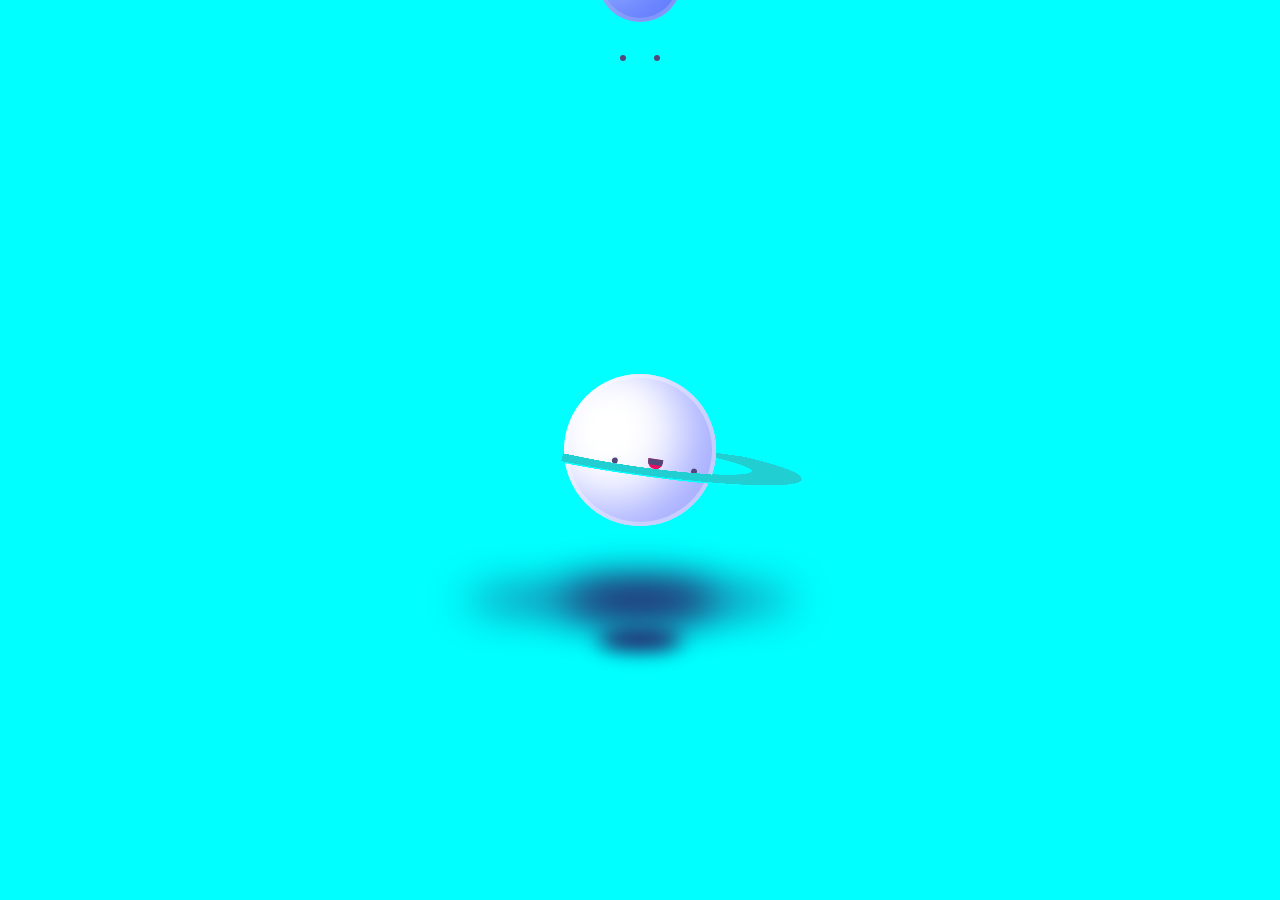
<file: pages/Saturn_css.html>
<!DOCTYPE html>
<html lang="en">
<head>
    <meta charset="UTF-8">
    <meta name="viewport" content="width=device-width, initial-scale=1.0">
    <title>Document</title>
    <link rel="stylesheet" href="../css/saturn.css">
    <style>
        body{
            background-color: aqua;
        }
    </style>
</head>
<body>
    <div class='scene'>
        <div class='scene_titanShadow'></div>
        <div class='t_wrap'>
          <div class='scene_titan'>
            <div class='eyes'>
              <div class='eye eye--left'></div>
              <div class='eye eye--right'></div>
            </div>
          </div>
        </div>
        <div class='scene_saturn'>
          <div class='scene_saturn__face'>
            <div class='face_clip'>
              <div class='eye eye--left'></div>
              <div class='eye eye--right'></div>
              <div class='mouth'></div>
            </div>
          </div>
          <div class='scene_saturn__shadow'></div>
          <div class='scene_saturn__shadowRing'></div>
          <div class='scene_saturn__sparks'>
            <div class='spark'></div>
            <div class='spark'></div>
            <div class='spark'></div>
            <div class='spark'></div>
            <div class='spark'></div>
            <div class='spark'></div>
            <div class='spark'></div>
            <div class='spark'></div>
            <div class='spark'></div>
            <div class='spark'></div>
            <div class='spark'></div>
            <div class='spark'></div>
            <div class='spark'></div>
            <div class='spark'></div>
            <div class='spark'></div>
            <div class='spark'></div>
            <div class='spark'></div>
            <div class='spark'></div>
            <div class='spark'></div>
            <div class='spark'></div>
          </div>
          <div class='scene_saturn__ring'>
            <div class='small'>
              <div class='small_part'></div>
              <div class='small_part'></div>
              <div class='small_part'></div>
              <div class='small_part'></div>
              <div class='small_part'></div>
              <div class='small_part'></div>
              <div class='small_part'></div>
              <div class='small_part'></div>
              <div class='small_part'></div>
              <div class='small_part'></div>
              <div class='small_part'></div>
              <div class='small_part'></div>
              <div class='small_part'></div>
              <div class='small_part'></div>
              <div class='small_part'></div>
              <div class='small_part'></div>
              <div class='small_part'></div>
              <div class='small_part'></div>
              <div class='small_part'></div>
              <div class='small_part'></div>
              <div class='small_part'></div>
              <div class='small_part'></div>
              <div class='small_part'></div>
              <div class='small_part'></div>
              <div class='small_part'></div>
              <div class='small_part'></div>
              <div class='small_part'></div>
              <div class='small_part'></div>
              <div class='small_part'></div>
              <div class='small_part'></div>
              <div class='small_part'></div>
              <div class='small_part'></div>
              <div class='small_part'></div>
              <div class='small_part'></div>
              <div class='small_part'></div>
              <div class='small_part'></div>
              <div class='small_part'></div>
              <div class='small_part'></div>
              <div class='small_part'></div>
              <div class='small_part'></div>
            </div>
            <div class='layer'>
              <div class='layer_part'></div>
              <div class='layer_part'></div>
              <div class='layer_part'></div>
              <div class='layer_part'></div>
              <div class='layer_part'></div>
              <div class='layer_part'></div>
              <div class='layer_part'></div>
              <div class='layer_part'></div>
              <div class='layer_part'></div>
              <div class='layer_part'></div>
              <div class='layer_part'></div>
              <div class='layer_part'></div>
              <div class='layer_part'></div>
              <div class='layer_part'></div>
              <div class='layer_part'></div>
              <div class='layer_part'></div>
              <div class='layer_part'></div>
              <div class='layer_part'></div>
              <div class='layer_part'></div>
              <div class='layer_part'></div>
              <div class='layer_part'></div>
              <div class='layer_part'></div>
              <div class='layer_part'></div>
              <div class='layer_part'></div>
              <div class='layer_part'></div>
              <div class='layer_part'></div>
              <div class='layer_part'></div>
              <div class='layer_part'></div>
              <div class='layer_part'></div>
              <div class='layer_part'></div>
              <div class='layer_part'></div>
              <div class='layer_part'></div>
              <div class='layer_part'></div>
              <div class='layer_part'></div>
              <div class='layer_part'></div>
              <div class='layer_part'></div>
              <div class='layer_part'></div>
              <div class='layer_part'></div>
              <div class='layer_part'></div>
              <div class='layer_part'></div>
              <div class='layer_part'></div>
              <div class='layer_part'></div>
              <div class='layer_part'></div>
              <div class='layer_part'></div>
              <div class='layer_part'></div>
              <div class='layer_part'></div>
              <div class='layer_part'></div>
              <div class='layer_part'></div>
              <div class='layer_part'></div>
              <div class='layer_part'></div>
            </div>
            <div class='layer'>
              <div class='layer_part'></div>
              <div class='layer_part'></div>
              <div class='layer_part'></div>
              <div class='layer_part'></div>
              <div class='layer_part'></div>
              <div class='layer_part'></div>
              <div class='layer_part'></div>
              <div class='layer_part'></div>
              <div class='layer_part'></div>
              <div class='layer_part'></div>
              <div class='layer_part'></div>
              <div class='layer_part'></div>
              <div class='layer_part'></div>
              <div class='layer_part'></div>
              <div class='layer_part'></div>
              <div class='layer_part'></div>
              <div class='layer_part'></div>
              <div class='layer_part'></div>
              <div class='layer_part'></div>
              <div class='layer_part'></div>
              <div class='layer_part'></div>
              <div class='layer_part'></div>
              <div class='layer_part'></div>
              <div class='layer_part'></div>
              <div class='layer_part'></div>
              <div class='layer_part'></div>
              <div class='layer_part'></div>
              <div class='layer_part'></div>
              <div class='layer_part'></div>
              <div class='layer_part'></div>
              <div class='layer_part'></div>
              <div class='layer_part'></div>
              <div class='layer_part'></div>
              <div class='layer_part'></div>
              <div class='layer_part'></div>
              <div class='layer_part'></div>
              <div class='layer_part'></div>
              <div class='layer_part'></div>
              <div class='layer_part'></div>
              <div class='layer_part'></div>
              <div class='layer_part'></div>
              <div class='layer_part'></div>
              <div class='layer_part'></div>
              <div class='layer_part'></div>
              <div class='layer_part'></div>
              <div class='layer_part'></div>
              <div class='layer_part'></div>
              <div class='layer_part'></div>
              <div class='layer_part'></div>
              <div class='layer_part'></div>
            </div>
            <div class='layer'>
              <div class='layer_part'></div>
              <div class='layer_part'></div>
              <div class='layer_part'></div>
              <div class='layer_part'></div>
              <div class='layer_part'></div>
              <div class='layer_part'></div>
              <div class='layer_part'></div>
              <div class='layer_part'></div>
              <div class='layer_part'></div>
              <div class='layer_part'></div>
              <div class='layer_part'></div>
              <div class='layer_part'></div>
              <div class='layer_part'></div>
              <div class='layer_part'></div>
              <div class='layer_part'></div>
              <div class='layer_part'></div>
              <div class='layer_part'></div>
              <div class='layer_part'></div>
              <div class='layer_part'></div>
              <div class='layer_part'></div>
              <div class='layer_part'></div>
              <div class='layer_part'></div>
              <div class='layer_part'></div>
              <div class='layer_part'></div>
              <div class='layer_part'></div>
              <div class='layer_part'></div>
              <div class='layer_part'></div>
              <div class='layer_part'></div>
              <div class='layer_part'></div>
              <div class='layer_part'></div>
              <div class='layer_part'></div>
              <div class='layer_part'></div>
              <div class='layer_part'></div>
              <div class='layer_part'></div>
              <div class='layer_part'></div>
              <div class='layer_part'></div>
              <div class='layer_part'></div>
              <div class='layer_part'></div>
              <div class='layer_part'></div>
              <div class='layer_part'></div>
              <div class='layer_part'></div>
              <div class='layer_part'></div>
              <div class='layer_part'></div>
              <div class='layer_part'></div>
              <div class='layer_part'></div>
              <div class='layer_part'></div>
              <div class='layer_part'></div>
              <div class='layer_part'></div>
              <div class='layer_part'></div>
              <div class='layer_part'></div>
            </div>
          </div>
        </div>
      </div>
</body>
</html>
</file>
<file: css/css.css>
body {
    background: #B1C6F3;
}
.text {
    color: #687CA6;
}
.image-container {
    
    text-align: center;
    margin: 10px;
}
img {
    width: 200px;
    height: auto;
    box-shadow: 5px 5px 10px rgba(0, 0, 0, 0.3);
    border: 2px solid #333;
    border-radius: 10px;
}
img[alt="Hello World"] {
    width: 200px;
    height: 200px;
    box-shadow: 5px 5px 10px rgba(0, 0, 0, 0.3);
}
.navigation {
    text-align: center;
}
.navigation a {
    margin: 50px;
    text-decoration: none;
    font-weight: bold;
    color: #54d154;
    border: 5px solid transparent;
    border-radius: 10px;
    padding: 5px 10px;
    transition: border-color 0.3s ease-in-out;
}
.navigation a:hover {
    border-color: #f299f2;
    background-color: #f299f39e;
}
a{
    font-size: 50px;
}
.box-container {
    margin-top: 20px;
    display: flex;
    justify-content: space-around; /* Рівномірно розподіляємо простір між блоками */
    
  }
.box{
    display: flexbox;
    width: 200px;
    height: auto;
    box-shadow: 5px 5px 10px rgba(0, 0, 0, 0.3);
    border: 2px solid #333;
    border-radius: 10px;
    position: relative; /* Потрібно для вирівнювання */
    width: 200px;
    height: 150px;
    overflow: hidden;
    display: flex;
    justify-content: center; /* Горизонтальне вирівнювання по центру */
    align-items: center; /* Вертикальне вирівнювання по центру */
    
}
.circle {
    width: 200px;
    height: 200px;
    background-color: #fa5cff;
    border-radius: 50%;
    position: relative;
    box-shadow: 5px 5px 10px rgba(0, 0, 0, 0.3);
    border: 2px solid #333;
}
.eye {
    width: 40px;
    height: 40px;
    background-color: white;
    border-radius: 50%;
    position: absolute;
    top: 50%;
    transform: translateY(-50%);
}
.left-eye {
    left: 25%;
}
div {
    display: block;
}
.right-eye {
    right: 25%;
}
</file>
<file: css/saturn2.css>
body .scene_saturn__ring .layer_part, body .scene_saturn__ring .small_part, body .scene_saturn__ring .small, body .scene_saturn__ring, body .scene_saturn__sparks .spark, body .scene_saturn__sparks, body .scene_saturn__face .face_clip .mouth, body .scene_saturn__face, body .scene_saturn__shadowRing, body .scene_saturn__shadow, body .scene_saturn, body .scene_titan, body .scene_titanShadow, body .scene, body .scene_saturn__face .face_clip .eye, body .scene_titan .eyes .eye {
    position: absolute;
    left: 0;
    right: 0;
    margin: auto;
    top: 50%;
    transform: translateY(-50%);
  }
  
  body .scene_saturn__face .face_clip .eye, body .scene_titan .eyes .eye {
    width: 6px;
    height: 6px;
    background: #53487a;
    border-radius: 10px;
    bottom: 34px;
    -webkit-animation: blink 1s 0s infinite linear;
            animation: blink 1s 0s infinite linear;
  }
  body .scene_saturn__face .face_clip .eye--left.eye, body .scene_titan .eyes .eye--left.eye {
    left: -80px;
  }
  body .scene_saturn__face .face_clip .eye--right.eye, body .scene_titan .eyes .eye--right.eye {
    left: 80px;
  }
  
  body {
    
  }
  body .scene {
    perspective: 260px;
    width: 50px;
    height: 50px;
    transform: scale(30%);
  }
  body .scene_titanShadow {
    width: 84px;
    height: 21px;
    border-radius: 100%;
    transform-style: preserve-3d;
    box-shadow: 0px 200px 20px #291863;
    -webkit-animation: titan 6s infinite ease;
            animation: titan 6s infinite ease;
    bottom: 400px;
  }
  body .scene .t_wrap {
    -webkit-animation: titanWrap 6s infinite ease;
            animation: titanWrap 6s infinite ease;
  }
  body .scene_titan {
    width: 84px;
    height: 84px;
    border-radius: 42px;
    background: #a5c6ff;
    transform-style: preserve-3d;
    box-shadow: 0px 0px 0px 4px rgba(169, 187, 236, 0.3882352941) inset, -30px -20px 50px #637bff inset;
    -webkit-animation: titan 6s infinite ease;
            animation: titan 6s infinite ease;
    top: -220px;
  }
  body .scene_titan .eyes {
    -webkit-animation: titan_eye 6s infinite ease;
            animation: titan_eye 6s infinite ease;
  }
  body .scene_titan .eyes .eye.eye--left {
    left: -34px;
    bottom: -120px;
  }
  body .scene_titan .eyes .eye.eye--right {
    left: 34px;
    bottom: -120px;
  }
  body .scene_saturn {
    width: 152px;
    height: 152px;
    border-radius: 76px;
    background: white;
    transform-style: preserve-3d;
    box-shadow: 0px 0px 0px 4px rgba(255, 255, 255, 0.3294117647) inset, -30px -20px 50px #a5adff inset;
    -webkit-animation: saturn 0.6s infinite linear;
            animation: saturn 0.6s infinite linear;
  }
  body .scene_saturn__shadow {
    width: 152px;
    height: 38px;
    border-radius: 100%;
    box-shadow: 0 150px 40px #291863;
  }
  body .scene_saturn__shadowRing {
    width: 330px;
    height: 19px;
    border-radius: 100%;
    box-shadow: 0 150px 40px #291863;
    left: -100px;
    -webkit-animation: ringShadow 0.6s infinite linear;
            animation: ringShadow 0.6s infinite linear;
  }
  body .scene_saturn__face {
    width: 152px;
    height: 152px;
    border-radius: 76px;
    overflow: hidden;
  }
  body .scene_saturn__face .face_clip {
    position: relative;
    top: 95px;
    left: 14px;
    transform: rotate(8deg);
    -webkit-animation: face 3.6s infinite linear, faceTilt 0.9s infinite linear;
            animation: face 3.6s infinite linear, faceTilt 0.9s infinite linear;
  }
  body .scene_saturn__face .face_clip .mouth {
    width: 15px;
    height: 10px;
    top: -5px;
    background: #ea0e61;
    border-bottom-right-radius: 10px;
    border-bottom-left-radius: 10px;
    box-shadow: 0 6px 0px #53487a inset;
  }
  body .scene_saturn__sparks {
    transform: translateZ(-100px);
  }
  body .scene_saturn__sparks .spark {
    width: 20px;
    height: 20px;
    border-radius: 10px;
    background: #00f7ff;
  }
  body .scene_saturn__sparks .spark:nth-of-type(odd) {
    background: white;
  }
  @-webkit-keyframes spark--1 {
    from {
      transform: scale(1);
    }
    to {
      left: -91px;
      top: 9px;
      transform: scale(0);
    }
  }
  @keyframes spark--1 {
    from {
      transform: scale(1);
    }
    to {
      left: -91px;
      top: 9px;
      transform: scale(0);
    }
  }
  body .scene_saturn__sparks .spark:nth-of-type(1) {
    -webkit-animation: spark--1 1s 0.1s infinite;
            animation: spark--1 1s 0.1s infinite;
  }
  @-webkit-keyframes spark--2 {
    from {
      transform: scale(1);
    }
    to {
      left: 156px;
      top: 170px;
      transform: scale(0);
    }
  }
  @keyframes spark--2 {
    from {
      transform: scale(1);
    }
    to {
      left: 156px;
      top: 170px;
      transform: scale(0);
    }
  }
  body .scene_saturn__sparks .spark:nth-of-type(2) {
    -webkit-animation: spark--2 1s 0.2s infinite;
            animation: spark--2 1s 0.2s infinite;
  }
  @-webkit-keyframes spark--3 {
    from {
      transform: scale(1);
    }
    to {
      left: -122px;
      top: 185px;
      transform: scale(0);
    }
  }
  @keyframes spark--3 {
    from {
      transform: scale(1);
    }
    to {
      left: -122px;
      top: 185px;
      transform: scale(0);
    }
  }
  body .scene_saturn__sparks .spark:nth-of-type(3) {
    -webkit-animation: spark--3 1s 0.3s infinite;
            animation: spark--3 1s 0.3s infinite;
  }
  @-webkit-keyframes spark--4 {
    from {
      transform: scale(1);
    }
    to {
      left: -128px;
      top: 173px;
      transform: scale(0);
    }
  }
  @keyframes spark--4 {
    from {
      transform: scale(1);
    }
    to {
      left: -128px;
      top: 173px;
      transform: scale(0);
    }
  }
  body .scene_saturn__sparks .spark:nth-of-type(4) {
    -webkit-animation: spark--4 1s 0.4s infinite;
            animation: spark--4 1s 0.4s infinite;
  }
  @-webkit-keyframes spark--5 {
    from {
      transform: scale(1);
    }
    to {
      left: 75px;
      top: -111px;
      transform: scale(0);
    }
  }
  @keyframes spark--5 {
    from {
      transform: scale(1);
    }
    to {
      left: 75px;
      top: -111px;
      transform: scale(0);
    }
  }
  body .scene_saturn__sparks .spark:nth-of-type(5) {
    -webkit-animation: spark--5 1s 0.5s infinite;
            animation: spark--5 1s 0.5s infinite;
  }
  @-webkit-keyframes spark--6 {
    from {
      transform: scale(1);
    }
    to {
      left: -9px;
      top: -103px;
      transform: scale(0);
    }
  }
  @keyframes spark--6 {
    from {
      transform: scale(1);
    }
    to {
      left: -9px;
      top: -103px;
      transform: scale(0);
    }
  }
  body .scene_saturn__sparks .spark:nth-of-type(6) {
    -webkit-animation: spark--6 1s 0.6s infinite;
            animation: spark--6 1s 0.6s infinite;
  }
  @-webkit-keyframes spark--7 {
    from {
      transform: scale(1);
    }
    to {
      left: -110px;
      top: -186px;
      transform: scale(0);
    }
  }
  @keyframes spark--7 {
    from {
      transform: scale(1);
    }
    to {
      left: -110px;
      top: -186px;
      transform: scale(0);
    }
  }
  body .scene_saturn__sparks .spark:nth-of-type(7) {
    -webkit-animation: spark--7 1s 0.7s infinite;
            animation: spark--7 1s 0.7s infinite;
  }
  @-webkit-keyframes spark--8 {
    from {
      transform: scale(1);
    }
    to {
      left: 170px;
      top: -189px;
      transform: scale(0);
    }
  }
  @keyframes spark--8 {
    from {
      transform: scale(1);
    }
    to {
      left: 170px;
      top: -189px;
      transform: scale(0);
    }
  }
  body .scene_saturn__sparks .spark:nth-of-type(8) {
    -webkit-animation: spark--8 1s 0.8s infinite;
            animation: spark--8 1s 0.8s infinite;
  }
  @-webkit-keyframes spark--9 {
    from {
      transform: scale(1);
    }
    to {
      left: -9px;
      top: 132px;
      transform: scale(0);
    }
  }
  @keyframes spark--9 {
    from {
      transform: scale(1);
    }
    to {
      left: -9px;
      top: 132px;
      transform: scale(0);
    }
  }
  body .scene_saturn__sparks .spark:nth-of-type(9) {
    -webkit-animation: spark--9 1s 0.9s infinite;
            animation: spark--9 1s 0.9s infinite;
  }
  @-webkit-keyframes spark--10 {
    from {
      transform: scale(1);
    }
    to {
      left: 192px;
      top: -7px;
      transform: scale(0);
    }
  }
  @keyframes spark--10 {
    from {
      transform: scale(1);
    }
    to {
      left: 192px;
      top: -7px;
      transform: scale(0);
    }
  }
  body .scene_saturn__sparks .spark:nth-of-type(10) {
    -webkit-animation: spark--10 1s 1s infinite;
            animation: spark--10 1s 1s infinite;
  }
  @-webkit-keyframes spark--11 {
    from {
      transform: scale(1);
    }
    to {
      left: 139px;
      top: -67px;
      transform: scale(0);
    }
  }
  @keyframes spark--11 {
    from {
      transform: scale(1);
    }
    to {
      left: 139px;
      top: -67px;
      transform: scale(0);
    }
  }
  body .scene_saturn__sparks .spark:nth-of-type(11) {
    -webkit-animation: spark--11 1s 1.1s infinite;
            animation: spark--11 1s 1.1s infinite;
  }
  @-webkit-keyframes spark--12 {
    from {
      transform: scale(1);
    }
    to {
      left: -11px;
      top: 83px;
      transform: scale(0);
    }
  }
  @keyframes spark--12 {
    from {
      transform: scale(1);
    }
    to {
      left: -11px;
      top: 83px;
      transform: scale(0);
    }
  }
  body .scene_saturn__sparks .spark:nth-of-type(12) {
    -webkit-animation: spark--12 1s 1.2s infinite;
            animation: spark--12 1s 1.2s infinite;
  }
  @-webkit-keyframes spark--13 {
    from {
      transform: scale(1);
    }
    to {
      left: 31px;
      top: 77px;
      transform: scale(0);
    }
  }
  @keyframes spark--13 {
    from {
      transform: scale(1);
    }
    to {
      left: 31px;
      top: 77px;
      transform: scale(0);
    }
  }
  body .scene_saturn__sparks .spark:nth-of-type(13) {
    -webkit-animation: spark--13 1s 1.3s infinite;
            animation: spark--13 1s 1.3s infinite;
  }
  @-webkit-keyframes spark--14 {
    from {
      transform: scale(1);
    }
    to {
      left: -166px;
      top: 48px;
      transform: scale(0);
    }
  }
  @keyframes spark--14 {
    from {
      transform: scale(1);
    }
    to {
      left: -166px;
      top: 48px;
      transform: scale(0);
    }
  }
  body .scene_saturn__sparks .spark:nth-of-type(14) {
    -webkit-animation: spark--14 1s 1.4s infinite;
            animation: spark--14 1s 1.4s infinite;
  }
  @-webkit-keyframes spark--15 {
    from {
      transform: scale(1);
    }
    to {
      left: 98px;
      top: 102px;
      transform: scale(0);
    }
  }
  @keyframes spark--15 {
    from {
      transform: scale(1);
    }
    to {
      left: 98px;
      top: 102px;
      transform: scale(0);
    }
  }
  body .scene_saturn__sparks .spark:nth-of-type(15) {
    -webkit-animation: spark--15 1s 1.5s infinite;
            animation: spark--15 1s 1.5s infinite;
  }
  @-webkit-keyframes spark--16 {
    from {
      transform: scale(1);
    }
    to {
      left: 146px;
      top: -15px;
      transform: scale(0);
    }
  }
  @keyframes spark--16 {
    from {
      transform: scale(1);
    }
    to {
      left: 146px;
      top: -15px;
      transform: scale(0);
    }
  }
  body .scene_saturn__sparks .spark:nth-of-type(16) {
    -webkit-animation: spark--16 1s 1.6s infinite;
            animation: spark--16 1s 1.6s infinite;
  }
  @-webkit-keyframes spark--17 {
    from {
      transform: scale(1);
    }
    to {
      left: 198px;
      top: 92px;
      transform: scale(0);
    }
  }
  @keyframes spark--17 {
    from {
      transform: scale(1);
    }
    to {
      left: 198px;
      top: 92px;
      transform: scale(0);
    }
  }
  body .scene_saturn__sparks .spark:nth-of-type(17) {
    -webkit-animation: spark--17 1s 1.7s infinite;
            animation: spark--17 1s 1.7s infinite;
  }
  @-webkit-keyframes spark--18 {
    from {
      transform: scale(1);
    }
    to {
      left: 105px;
      top: -182px;
      transform: scale(0);
    }
  }
  @keyframes spark--18 {
    from {
      transform: scale(1);
    }
    to {
      left: 105px;
      top: -182px;
      transform: scale(0);
    }
  }
  body .scene_saturn__sparks .spark:nth-of-type(18) {
    -webkit-animation: spark--18 1s 1.8s infinite;
            animation: spark--18 1s 1.8s infinite;
  }
  @-webkit-keyframes spark--19 {
    from {
      transform: scale(1);
    }
    to {
      left: -88px;
      top: -182px;
      transform: scale(0);
    }
  }
  @keyframes spark--19 {
    from {
      transform: scale(1);
    }
    to {
      left: -88px;
      top: -182px;
      transform: scale(0);
    }
  }
  body .scene_saturn__sparks .spark:nth-of-type(19) {
    -webkit-animation: spark--19 1s 1.9s infinite;
            animation: spark--19 1s 1.9s infinite;
  }
  @-webkit-keyframes spark--20 {
    from {
      transform: scale(1);
    }
    to {
      left: -143px;
      top: 79px;
      transform: scale(0);
    }
  }
  @keyframes spark--20 {
    from {
      transform: scale(1);
    }
    to {
      left: -143px;
      top: 79px;
      transform: scale(0);
    }
  }
  body .scene_saturn__sparks .spark:nth-of-type(20) {
    -webkit-animation: spark--20 1s 2s infinite;
            animation: spark--20 1s 2s infinite;
  }
  body .scene_saturn__ring {
    transform: rotateX(84deg) rotateY(8deg);
    transform-origin: 50% 165px;
    -webkit-animation: ring 0.6s infinite linear;
            animation: ring 0.6s infinite linear;
    top: -80px;
  }
  body .scene_saturn__ring .small {
    -webkit-animation: spin 0.6s infinite linear;
            animation: spin 0.6s infinite linear;
    transform-origin: 50% 195px;
    top: -50px;
  }
  body .scene_saturn__ring .small_part {
    width: 30px;
    background: #08f7ff;
    transform-origin: 50% 195px;
  }
  body .scene_saturn__ring .small_part:nth-of-type(1) {
    transform: rotate(2deg);
    height: 9.75px;
  }
  body .scene_saturn__ring .small_part:nth-of-type(2) {
    transform: rotate(4deg);
    height: 9.5px;
  }
  body .scene_saturn__ring .small_part:nth-of-type(3) {
    transform: rotate(6deg);
    height: 9.25px;
  }
  body .scene_saturn__ring .small_part:nth-of-type(4) {
    transform: rotate(8deg);
    height: 9px;
  }
  body .scene_saturn__ring .small_part:nth-of-type(5) {
    transform: rotate(10deg);
    height: 8.75px;
  }
  body .scene_saturn__ring .small_part:nth-of-type(6) {
    transform: rotate(12deg);
    height: 8.5px;
  }
  body .scene_saturn__ring .small_part:nth-of-type(7) {
    transform: rotate(14deg);
    height: 8.25px;
  }
  body .scene_saturn__ring .small_part:nth-of-type(8) {
    transform: rotate(16deg);
    height: 8px;
  }
  body .scene_saturn__ring .small_part:nth-of-type(9) {
    transform: rotate(18deg);
    height: 7.75px;
  }
  body .scene_saturn__ring .small_part:nth-of-type(10) {
    transform: rotate(20deg);
    height: 7.5px;
  }
  body .scene_saturn__ring .small_part:nth-of-type(11) {
    transform: rotate(22deg);
    height: 7.25px;
  }
  body .scene_saturn__ring .small_part:nth-of-type(12) {
    transform: rotate(24deg);
    height: 7px;
  }
  body .scene_saturn__ring .small_part:nth-of-type(13) {
    transform: rotate(26deg);
    height: 6.75px;
  }
  body .scene_saturn__ring .small_part:nth-of-type(14) {
    transform: rotate(28deg);
    height: 6.5px;
  }
  body .scene_saturn__ring .small_part:nth-of-type(15) {
    transform: rotate(30deg);
    height: 6.25px;
  }
  body .scene_saturn__ring .small_part:nth-of-type(16) {
    transform: rotate(32deg);
    height: 6px;
  }
  body .scene_saturn__ring .small_part:nth-of-type(17) {
    transform: rotate(34deg);
    height: 5.75px;
  }
  body .scene_saturn__ring .small_part:nth-of-type(18) {
    transform: rotate(36deg);
    height: 5.5px;
  }
  body .scene_saturn__ring .small_part:nth-of-type(19) {
    transform: rotate(38deg);
    height: 5.25px;
  }
  body .scene_saturn__ring .small_part:nth-of-type(20) {
    transform: rotate(40deg);
    height: 5px;
  }
  body .scene_saturn__ring .small_part:nth-of-type(21) {
    transform: rotate(42deg);
    height: 4.75px;
  }
  body .scene_saturn__ring .small_part:nth-of-type(22) {
    transform: rotate(44deg);
    height: 4.5px;
  }
  body .scene_saturn__ring .small_part:nth-of-type(23) {
    transform: rotate(46deg);
    height: 4.25px;
  }
  body .scene_saturn__ring .small_part:nth-of-type(24) {
    transform: rotate(48deg);
    height: 4px;
  }
  body .scene_saturn__ring .small_part:nth-of-type(25) {
    transform: rotate(50deg);
    height: 3.75px;
  }
  body .scene_saturn__ring .small_part:nth-of-type(26) {
    transform: rotate(52deg);
    height: 3.5px;
  }
  body .scene_saturn__ring .small_part:nth-of-type(27) {
    transform: rotate(54deg);
    height: 3.25px;
  }
  body .scene_saturn__ring .small_part:nth-of-type(28) {
    transform: rotate(56deg);
    height: 3px;
  }
  body .scene_saturn__ring .small_part:nth-of-type(29) {
    transform: rotate(58deg);
    height: 2.75px;
  }
  body .scene_saturn__ring .small_part:nth-of-type(30) {
    transform: rotate(60deg);
    height: 2.5px;
  }
  body .scene_saturn__ring .small_part:nth-of-type(31) {
    transform: rotate(62deg);
    height: 2.25px;
  }
  body .scene_saturn__ring .small_part:nth-of-type(32) {
    transform: rotate(64deg);
    height: 2px;
  }
  body .scene_saturn__ring .small_part:nth-of-type(33) {
    transform: rotate(66deg);
    height: 1.75px;
  }
  body .scene_saturn__ring .small_part:nth-of-type(34) {
    transform: rotate(68deg);
    height: 1.5px;
  }
  body .scene_saturn__ring .small_part:nth-of-type(35) {
    transform: rotate(70deg);
    height: 1.25px;
  }
  body .scene_saturn__ring .small_part:nth-of-type(36) {
    transform: rotate(72deg);
    height: 1px;
  }
  body .scene_saturn__ring .small_part:nth-of-type(37) {
    transform: rotate(74deg);
    height: 0.75px;
  }
  body .scene_saturn__ring .small_part:nth-of-type(38) {
    transform: rotate(76deg);
    height: 0.5px;
  }
  body .scene_saturn__ring .small_part:nth-of-type(39) {
    transform: rotate(78deg);
    height: 0.25px;
  }
  body .scene_saturn__ring .small_part:nth-of-type(40) {
    transform: rotate(80deg);
    height: 0px;
  }
  body .scene_saturn__ring .layer {
    position: relative;
  }
  body .scene_saturn__ring .layer:nth-of-type(1) .layer_part {
    background: #08ffff;
  }
  body .scene_saturn__ring .layer:nth-of-type(2) .layer_part {
    background: #08ffff;
  }
  body .scene_saturn__ring .layer:nth-of-type(2) {
    top: 6px;
  }
  body .scene_saturn__ring .layer:nth-of-type(3) {
    top: -6px;
  }
  body .scene_saturn__ring .layer:nth-of-type(4) {
    top: -18px;
  }
  body .scene_saturn__ring .layer_part {
    width: 20px;
    height: 50px;
    background: #21ced2;
    transform-origin: 50% 165px;
  }
  body .scene_saturn__ring .layer_part:nth-of-type(1) {
    transform: translateY(-50%) rotate(7.2deg);
  }
  body .scene_saturn__ring .layer_part:nth-of-type(2) {
    transform: translateY(-50%) rotate(14.4deg);
  }
  body .scene_saturn__ring .layer_part:nth-of-type(3) {
    transform: translateY(-50%) rotate(21.6deg);
  }
  body .scene_saturn__ring .layer_part:nth-of-type(4) {
    transform: translateY(-50%) rotate(28.8deg);
  }
  body .scene_saturn__ring .layer_part:nth-of-type(5) {
    transform: translateY(-50%) rotate(36deg);
  }
  body .scene_saturn__ring .layer_part:nth-of-type(6) {
    transform: translateY(-50%) rotate(43.2deg);
  }
  body .scene_saturn__ring .layer_part:nth-of-type(7) {
    transform: translateY(-50%) rotate(50.4deg);
  }
  body .scene_saturn__ring .layer_part:nth-of-type(8) {
    transform: translateY(-50%) rotate(57.6deg);
  }
  body .scene_saturn__ring .layer_part:nth-of-type(9) {
    transform: translateY(-50%) rotate(64.8deg);
  }
  body .scene_saturn__ring .layer_part:nth-of-type(10) {
    transform: translateY(-50%) rotate(72deg);
  }
  body .scene_saturn__ring .layer_part:nth-of-type(11) {
    transform: translateY(-50%) rotate(79.2deg);
  }
  body .scene_saturn__ring .layer_part:nth-of-type(12) {
    transform: translateY(-50%) rotate(86.4deg);
  }
  body .scene_saturn__ring .layer_part:nth-of-type(13) {
    transform: translateY(-50%) rotate(93.6deg);
  }
  body .scene_saturn__ring .layer_part:nth-of-type(14) {
    transform: translateY(-50%) rotate(100.8deg);
  }
  body .scene_saturn__ring .layer_part:nth-of-type(15) {
    transform: translateY(-50%) rotate(108deg);
  }
  body .scene_saturn__ring .layer_part:nth-of-type(16) {
    transform: translateY(-50%) rotate(115.2deg);
  }
  body .scene_saturn__ring .layer_part:nth-of-type(17) {
    transform: translateY(-50%) rotate(122.4deg);
  }
  body .scene_saturn__ring .layer_part:nth-of-type(18) {
    transform: translateY(-50%) rotate(129.6deg);
  }
  body .scene_saturn__ring .layer_part:nth-of-type(19) {
    transform: translateY(-50%) rotate(136.8deg);
  }
  body .scene_saturn__ring .layer_part:nth-of-type(20) {
    transform: translateY(-50%) rotate(144deg);
  }
  body .scene_saturn__ring .layer_part:nth-of-type(21) {
    transform: translateY(-50%) rotate(151.2deg);
  }
  body .scene_saturn__ring .layer_part:nth-of-type(22) {
    transform: translateY(-50%) rotate(158.4deg);
  }
  body .scene_saturn__ring .layer_part:nth-of-type(23) {
    transform: translateY(-50%) rotate(165.6deg);
  }
  body .scene_saturn__ring .layer_part:nth-of-type(24) {
    transform: translateY(-50%) rotate(172.8deg);
  }
  body .scene_saturn__ring .layer_part:nth-of-type(25) {
    transform: translateY(-50%) rotate(180deg);
  }
  body .scene_saturn__ring .layer_part:nth-of-type(26) {
    transform: translateY(-50%) rotate(187.2deg);
  }
  body .scene_saturn__ring .layer_part:nth-of-type(27) {
    transform: translateY(-50%) rotate(194.4deg);
  }
  body .scene_saturn__ring .layer_part:nth-of-type(28) {
    transform: translateY(-50%) rotate(201.6deg);
  }
  body .scene_saturn__ring .layer_part:nth-of-type(29) {
    transform: translateY(-50%) rotate(208.8deg);
  }
  body .scene_saturn__ring .layer_part:nth-of-type(30) {
    transform: translateY(-50%) rotate(216deg);
  }
  body .scene_saturn__ring .layer_part:nth-of-type(31) {
    transform: translateY(-50%) rotate(223.2deg);
  }
  body .scene_saturn__ring .layer_part:nth-of-type(32) {
    transform: translateY(-50%) rotate(230.4deg);
  }
  body .scene_saturn__ring .layer_part:nth-of-type(33) {
    transform: translateY(-50%) rotate(237.6deg);
  }
  body .scene_saturn__ring .layer_part:nth-of-type(34) {
    transform: translateY(-50%) rotate(244.8deg);
  }
  body .scene_saturn__ring .layer_part:nth-of-type(35) {
    transform: translateY(-50%) rotate(252deg);
  }
  body .scene_saturn__ring .layer_part:nth-of-type(36) {
    transform: translateY(-50%) rotate(259.2deg);
  }
  body .scene_saturn__ring .layer_part:nth-of-type(37) {
    transform: translateY(-50%) rotate(266.4deg);
  }
  body .scene_saturn__ring .layer_part:nth-of-type(38) {
    transform: translateY(-50%) rotate(273.6deg);
  }
  body .scene_saturn__ring .layer_part:nth-of-type(39) {
    transform: translateY(-50%) rotate(280.8deg);
  }
  body .scene_saturn__ring .layer_part:nth-of-type(40) {
    transform: translateY(-50%) rotate(288deg);
  }
  body .scene_saturn__ring .layer_part:nth-of-type(41) {
    transform: translateY(-50%) rotate(295.2deg);
  }
  body .scene_saturn__ring .layer_part:nth-of-type(42) {
    transform: translateY(-50%) rotate(302.4deg);
  }
  body .scene_saturn__ring .layer_part:nth-of-type(43) {
    transform: translateY(-50%) rotate(309.6deg);
  }
  body .scene_saturn__ring .layer_part:nth-of-type(44) {
    transform: translateY(-50%) rotate(316.8deg);
  }
  body .scene_saturn__ring .layer_part:nth-of-type(45) {
    transform: translateY(-50%) rotate(324deg);
  }
  body .scene_saturn__ring .layer_part:nth-of-type(46) {
    transform: translateY(-50%) rotate(331.2deg);
  }
  body .scene_saturn__ring .layer_part:nth-of-type(47) {
    transform: translateY(-50%) rotate(338.4deg);
  }
  body .scene_saturn__ring .layer_part:nth-of-type(48) {
    transform: translateY(-50%) rotate(345.6deg);
  }
  body .scene_saturn__ring .layer_part:nth-of-type(49) {
    transform: translateY(-50%) rotate(352.8deg);
  }
  body .scene_saturn__ring .layer_part:nth-of-type(50) {
    transform: translateY(-50%) rotate(360deg);
  }
  
  @-webkit-keyframes spin {
    from {
      transform: rotate(0deg);
    }
    to {
      transform: rotate(360deg);
    }
  }
  
  @keyframes spin {
    from {
      transform: rotate(0deg);
    }
    to {
      transform: rotate(360deg);
    }
  }
  @-webkit-keyframes saturn {
    0% {
      left: 0;
    }
    25% {
      left: -40px;
    }
    50% {
      left: 0px;
    }
    75% {
      left: 40px;
    }
  }
  @keyframes saturn {
    0% {
      left: 0;
    }
    25% {
      left: -40px;
    }
    50% {
      left: 0px;
    }
    75% {
      left: 40px;
    }
  }
  @-webkit-keyframes ring {
    0% {
      left: 0;
      transform: rotateX(84deg) rotateY(8deg);
    }
    25% {
      left: 70px;
    }
    50% {
      left: 0px;
      transform: rotateX(80deg) rotateY(-8deg);
    }
    75% {
      left: -70px;
    }
    100% {
      left: 0px;
      transform: rotateX(84deg) rotateY(8deg);
    }
  }
  @keyframes ring {
    0% {
      left: 0;
      transform: rotateX(84deg) rotateY(8deg);
    }
    25% {
      left: 70px;
    }
    50% {
      left: 0px;
      transform: rotateX(80deg) rotateY(-8deg);
    }
    75% {
      left: -70px;
    }
    100% {
      left: 0px;
      transform: rotateX(84deg) rotateY(8deg);
    }
  }
  @-webkit-keyframes ringShadow {
    0% {
      left: -100px;
    }
    25% {
      left: -40px;
    }
    50% {
      left: -100px;
    }
    75% {
      left: -140px;
    }
    100% {
      left: -100px;
    }
  }
  @keyframes ringShadow {
    0% {
      left: -100px;
    }
    25% {
      left: -40px;
    }
    50% {
      left: -100px;
    }
    75% {
      left: -140px;
    }
    100% {
      left: -100px;
    }
  }
  @-webkit-keyframes face {
    from {
      left: -200px;
    }
    to {
      left: 200px;
    }
  }
  @keyframes face {
    from {
      left: -200px;
    }
    to {
      left: 200px;
    }
  }
  @-webkit-keyframes faceTilt {
    0% {
      transform: rotate(12deg);
    }
    50% {
      transform: rotate(-12deg);
    }
    100% {
      transform: rotate(12deg);
    }
  }
  @keyframes faceTilt {
    0% {
      transform: rotate(12deg);
    }
    50% {
      transform: rotate(-12deg);
    }
    100% {
      transform: rotate(12deg);
    }
  }
  @-webkit-keyframes ringTwo {
    0% {
      transform: rotateX(84deg);
    }
    50% {
      transform: rotateX(76deg);
    }
    100% {
      transform: rotateX(84deg);
    }
  }
  @keyframes ringTwo {
    0% {
      transform: rotateX(84deg);
    }
    50% {
      transform: rotateX(76deg);
    }
    100% {
      transform: rotateX(84deg);
    }
  }
  @-webkit-keyframes blink {
    0% {
      height: 6px;
    }
    40% {
      height: 6px;
    }
    50% {
      height: 0px;
    }
    60% {
      height: 6px;
    }
    100% {
      height: 6px;
    }
  }
  @keyframes blink {
    0% {
      height: 6px;
    }
    40% {
      height: 6px;
    }
    50% {
      height: 0px;
    }
    60% {
      height: 6px;
    }
    100% {
      height: 6px;
    }
  }
  @-webkit-keyframes titanWrap {
    0% {
      transform: translateY(370px);
    }
    33% {
      transform: translateY(370px);
    }
    38% {
      transform: translateY(400px);
    }
    43% {
      transform: translateY(370px);
    }
    73% {
      transform: translateY(370px);
    }
    78% {
      transform: translateY(400px);
    }
    83% {
      transform: translateY(370px);
    }
    100% {
      transform: translateY(370px);
    }
  }
  @keyframes titanWrap {
    0% {
      transform: translateY(370px);
    }
    33% {
      transform: translateY(370px);
    }
    38% {
      transform: translateY(400px);
    }
    43% {
      transform: translateY(370px);
    }
    73% {
      transform: translateY(370px);
    }
    78% {
      transform: translateY(400px);
    }
    83% {
      transform: translateY(370px);
    }
    100% {
      transform: translateY(370px);
    }
  }
  @-webkit-keyframes titan {
    0% {
      left: -400px;
    }
    33% {
      left: -400px;
    }
    43% {
      left: 400px;
    }
    73% {
      left: 400px;
    }
    83% {
      left: -400px;
    }
    100% {
      left: -400px;
    }
  }
  @keyframes titan {
    0% {
      left: -400px;
    }
    33% {
      left: -400px;
    }
    43% {
      left: 400px;
    }
    73% {
      left: 400px;
    }
    83% {
      left: -400px;
    }
    100% {
      left: -400px;
    }
  }
  @-webkit-keyframes titan_eye {
    0% {
      transform: rotate(-10deg);
    }
    33% {
      transform: rotate(-10deg);
    }
    43% {
      transform: rotate(10deg);
    }
    73% {
      transform: rotate(10deg);
    }
    83% {
      transform: rotate(-10deg);
    }
    100% {
      transform: rotate(-10deg);
    }
  }
  @keyframes titan_eye {
    0% {
      transform: rotate(-10deg);
    }
    33% {
      transform: rotate(-10deg);
    }
    43% {
      transform: rotate(10deg);
    }
    73% {
      transform: rotate(10deg);
    }
    83% {
      transform: rotate(-10deg);
    }
    100% {
      transform: rotate(-10deg);
    }
  }
</file>
<file: css/heart2.css>
/*  BEST VIEWED IN FULL-SCREEN ON CHROME / SAFARI */




  
   section {
    width: 100%;
    height: 100%; 
  }
  
  
  
  svg {

    z-index: 900;
    height: 90%;
    width: 100%;
    left: 0;
    top: 5%;
  }
  
  
  .st0{display:none;}
      .st1{fill:#D16B59;}
      .st2{fill:#7C5565;}
      .st3{fill:#FFA88E;}
      .st4{fill:#AD373E;}
      .st5{fill:#C16A66;}
      .st6{fill:#FF7265;}
      .st7{fill:#FE857F;}
      .st8{fill:#E68C79;}
      .st9{fill:#FFA38F;}
      .st10{fill:#FF6D5B;}
      .st11{fill:#8A3941;}
      .st12{fill:#D46A60;}
      .st13{fill:#FF887D;}
      .st14{fill:#A24D5D;}
      .st15{fill:#F08F78;}
      .st16{fill:#C74D44;}
      .st17{fill:#FF9383;}
      .st18{fill:#FF8973;}
      .st19{fill:transparent;}
      .st20{fill:#FB827C;}
      .st21{fill:#FBAB97;}
      .st22{fill:#BE4349;}
      .st23{fill:#FFAA97;}
      .st24{fill:#8B2C1F;}
      .st25{fill:#962E28;}
      .st26{fill:#952C21;}
      .st27{fill:#97211B;}
      .st28{fill:#590F1a;}
      .st29{fill:#981A11;}
      .st30{fill:#590F1a;}
      .st31{fill:#981D0B;}
      .st32{fill:#CE3F41;}
      .st33{fill:#FE6D68;}
      .st34{fill:#DB574C;}
      .st35{fill:#8D333A;}
      .st36{fill:#AF434D;}
      .st37{fill:#9D3733;}
      .st38{fill:#80262C;}
      .st39{fill:#872B33;}
      .st40{fill:#942C24;}
      .st41{fill:#B9424A;}
      .st42{fill:#AB404C;}
      .st43{fill:#9F3F36;}
      .st44{fill:#FF6B60;}
      .st45{fill:#95343A;}
      .st46{fill:#FF6C69;}
      .st47{fill:#FF545A;}
      .st48{fill:#DD5051;}
      .st49{fill:#FF6666;}
      .st50{fill:#FF5D57;}
      .st51{fill:#FF9781;}
      .st52{fill:#FB806E;}
      .st53{fill:#C85B54;}
      .st54{fill:#C5353E;}
      .st55{fill:#87363D;}
      .st56{fill:#AA3F3F;}
      .st57{fill:#DE645B;}
      .st58{fill:#FF6158;}
      .st59{fill:#C54947;}
      .st60{fill:#9A4546;}
      .st61{fill:#7D3238;}
      .st62{fill:#A0564B;}
      .st63{fill:#9E363D;}
      .st64{fill:#C14A41;}
      .st65{fill:#FA9A84;}
      .st66{fill:#C07160;}
      .st67{fill:#7D3337;}
      .st68{fill:transparent;}
      .st69{fill:#FF7E6E;}
      .st70{fill:#FD6D62;}
      .st71{fill:#79231F;}
      .st72{fill:#E46864;}
      .st73{fill:#AD3F34;}
      .st74{fill:#371B1B;}
      .st75{fill:#C55449;}
      .st76{fill:#FF6B5A;}
      .st77{fill:#D65257;}
      .st78{fill:#FCB6A4;}
      .st79{fill:#EF7A63;}
      .st80{fill:#FF9D93;}
      .st81{fill:#E78366;}
      .st82{fill:#FF796D;}
      .st83{fill:#922B36;}
      .st84{fill:#7F020F;}
      .st85{fill:#84030D;}
      .st86{fill:#8D0C1C;}
      .st87{fill:#A20D13;}
      .st88{fill:#84010D;}
      .st89{fill:#970013;}
      .st90{fill:#951310;}
      .st91{fill:#8A070F;}
      .st92{fill:#9D0005;}
      .st93{fill:#950205;}
      .st94{fill:#8B1C1D;}
      .st95{fill:#F2493B;}
      .st96{fill:#7B0512;}
      .st97{fill:#7B242E;}
      .st98{fill:#D04D55;}
      .st99{fill:#E78973;}
      .st100{fill:#F55B57;}
      .st101{fill:#A30114;}
      .st102{fill:#7F1F20;}
      .st103{fill:#60151D;}
      .st104{fill:#761D1F;}
      .st105{fill:#5E1C1C;}
      .st106{fill:#810C10;}
      .st107{fill:#7B0206;}
      .st108{fill:#790005;}
      .st109{fill:#860003;}
      .st110{fill:#760514;}
      .st111{fill:#6D0305;}
      .st112{fill:#883934;}
      .st113{fill:#7F0007;}
      .st114{fill:#7C5565;}
      .st115{fill:#7C5565;}
      .st116{fill:#931218;}
      .st117{fill:#AC5446;}
      .st118{fill:#8A383A;}
      .st119{fill:#690103;}
      .st120{fill:#8F090C;}
      .st121{fill:#7C5565;}
      .st122{fill:#973130;}
      .st123{fill:#FF8474;}
      .st124{fill:#78020F;}
      .st125{fill:#71060A;}
      .st126{fill:#6B020B;}
      .st127{fill:#7D000E;}
      .st128{fill:#790002;}
      .st129{fill:#FF9685;}
      .st130{fill:#AB4B42;}
      .st131{fill:#863B3C;}
      .st132{fill:#FF8C72;}
      .st133{fill:#A7413C;}
      .st134{fill:#912922;}
      .st135{fill:#8B302A;}
      .st136{fill:#FE574F;}
      .st137{fill:#632229;}
      .st138{fill:#590F1a;}
      .st139{display: none; fill:none;stroke:transparent;stroke-width:2;stroke-miterlimit:10;}
      .st140{fill:#9A2920;}
      .st141{fill:#5C2328;}
      .st142{fill:#AC4A5A;}
      .st143{fill:#783438;}
      .st144{fill:#902A1F;}
      .st145{fill:#9E2E27;}
      .st146{fill:#FF6057;}
      .st147{fill:#A14037;}
      .st148{fill:#E26360;}
      .st149{fill:#FF5953;}
      .st150{fill:#FE5B4E;}
      .st151{fill:#FF826E;}
      .st152{fill:#9B1121;}
      .st153{fill:#CE464A;}
      .st154{fill:#C02935;}
      .st155{fill:#FF8376;}
      .st156{fill:#590F1a;}
      .st157{fill:#AB3A2F;}
      .st158{fill:#CC4E4D;}
      .st159{fill:#C62334;}
      .st160{fill:#9E283C;}
      .st161{fill:#BE0E30;}
      .st162{fill:#B21128;}
      .st163{fill:#C92130;}
      .st164{fill:#A40C19;}
      .st165{fill:#AC1B2D;}
      .st166{fill:#FF464E;}
      .st167{fill:#D1363D;}
      .st168{fill:#C12238;}
      .st169{fill:#B01C2A;}
      .st170{fill:#D53840;}
      .st171{fill:#BA6B5A;}
      .st172{fill:#E8857E;}
      .st173{fill:#703E34;}
      .st174{fill:#B96353;}
      .st175{fill:#B35F59;}
      .st176{fill:#8A4841;}
      .st177{fill:#B44A4E;}
      .st178{fill:#DD6A56;}
      .st179{fill:#FF8778;}
      .st180{fill:#D27264;}
      .st181{fill:#E68271;}
      .st182{fill:#AE3D4C;}
      .st183{fill:#C64048;}
      .st184{fill:#7C5565;}
      .st185{fill:#E85954;}
      .st186{fill:#7C5565;}
      .st187{fill:#F26C5F;}
      .st188{fill:#CF4B4D;}
      .st189{fill:#B1271C;}
      .st190{fill:#962E28;}
      .st191{fill:#96332D;}
      .st192{fill:transparent;}
      .st193{fill:#92353D;}
      .st194{fill:#99000A;}
      .st195{fill:#9C0E10;}
      .st196{fill:#601E26;}
      .st197{fill:#863127;}
      .st198{fill:#A93B46;}
      .st199{fill:#A14B49;}
      .st200{fill:#853435;}
      .st201{fill:#7C5565;}
      .st202{fill:#5D1D22;}
      .st203{fill:#80535C;}
      .st204{fill:#590F1a;}
      .st205{fill:#79292E;}
      .st206{fill:#8B4044;}
      .st207{fill:#742326;}
      .st208{fill:#74252A;}
      .st209{fill:#892523;}
      .st210{fill:#9C1817;}
      .st211{fill:#4B1016;}
      .st212{fill:#D45A4F;}
      .st213{fill:#4D141C;}
      .st214{fill:#7B181C;}
      .st215{fill:#852A20;}
      .st216{fill:#C43538;}
      .st217{fill:#922725;}
      .st218{fill:#890A13;}
      .st219{fill:#E7433E;}
      .st220{fill:#AE3240;}
      .st221{fill:#771A1E;}
      .st222{fill:#8B0210;}
      .st223{fill:#6F090A;}
      .st224{fill:#7E0007;}
      .st225{fill:#680703;}
      .st226{fill:#821113;}
      .st227{fill:transparent;}
      .st228{fill:#700800;}
      .st229{fill:#760708;}
      .st230{fill:#73060B;}
      .st231{fill:#590904;}
      .st232{fill:#7C5565;}
      .st233{fill:#7C5565;}
      .st234{fill:#C74D50;}
      .st235{fill:#6F282A;}
      .st236{fill:#7C5565;}
      .st237{fill:#EB4B49;}
      .st238{fill:#A0303C;}
      .st239{fill:#F65350;}
      .st240{fill:#E15853;}
      .st241{fill:#7C5565;}
      .st242{fill:#6B4957;}
      .st243{fill:#E94945;}
      .st244{fill:#C13E43;}
      .st245{fill:#FA5443;}
      .st246{fill:#D63937;}
      .st247{fill:#FD6D5F;}
      .st248{fill:#D15A49;}
      .st249{fill:#C03937;}
      .st250{fill:#C15050;}
      .st251{fill:#FF8F7F;}
      .st252{fill:#DC4434;}
      .st253{fill:#87000A;}
      .st254{fill:#760D18;}
      .st255{fill:#C62D29;}
      .st256{fill:#F65146;}
      .st257{fill:#84151A;}
      .st258{fill:#FF4B51;}
      .st259{fill:#FF6B5F;}
      .st260{fill:#FF7373;}
      .st261{fill:#DD4145;}
      .st262{fill:#AC162C;}
      .st263{fill:#BC232B;}
      .st264{fill:#B80013;}
      .st265{fill:#8F0A1B;}
      .st266{fill:#B71E2B;}
      .st267{fill:#E75B4D;}
      .st268{fill:#C96459;}
      .st269{fill:#FF7A74;}
      .st270{fill:#EF5E54;}
      .st271{fill:#FF5348;}
      .st272{fill:#921F21;}
      .st273{fill:#8E2329;}
      .st274{fill:#691D24;}
      .st275{fill:#8F1520;}
      .st276{fill:#7E222B;}
      .st277{fill:#871C23;}
      .st278{fill:transparent;}
      .st279{fill:#AB2F37;}
      .st280{fill:#82242E;}
      .st281{fill:#670F1A;}
      .st282{fill:#FE796B;}
      .st283{fill:#FF8273;}
      .st284{fill:#FE7971;}
      .st285{fill:#841E21;}
      .st286{fill:#994A53;}
      .st287{fill:#7E3334;}
      .st288{fill:#B0433D;}
      .st289{fill:#BA5568;}
      .st290{fill:#901411;}
      .st291{fill:#9B1C21;}
      .st292{fill:#C43437;}
      .st293{fill:#942223;}
      .st294{fill:#A22635;}
      .st295{fill:#932729;}
      .st296{fill:#941325;}
      .st297{fill:#C03D49;}
      .st298{fill:#B33D50;}
      .st299{fill:#72101B;}
      .st300{fill:#9C1221;}
      .st301{fill:#371B1B;}
      .st302{fill:#AB1D29;}
      .st303{fill:#541017;}
      .st304{fill:#D73340;}
      .st305{fill:#B71E2E;}
      .st306{fill:#C53943;}
      .st307{fill:#AC2745;}
      .st308{fill:#A63B49;}
      .st309{fill:#BF2B3B;}
      .st310{fill:#B50325;}
      .st311{fill:#93090F;}
      .st312{fill:#AA1E20;}
      .st313{fill:#8D000D;}
      .st314{fill:#7C000A;}
      .st315{fill:#893530;}
      .st316{fill:#87091E;}
      .st317{fill:#77000F;}
      .st318{fill:#A31119;}
      .st319{fill:#7F161C;}
      .st320{fill:#A1122B;}
      .st321{fill:#AA1226;}
      .st322{fill:#FA5055;}
      .st323{fill:#9C1528;}
      .st324{fill:#FE6466;}
      .st325{fill:#860B12;}
      .st326{fill:#810515;}
      .st327{fill:#88211B;}
      .st328{fill:#590F1a;} /*vein*/
      .st329{fill:#951528;}
      .st330{fill:#3A181E;}
      .st331{fill:#932923;}
      .st332{fill:#7C5565;}
      .st333{fill:#9D4640;}
      .st334{fill:#9C4445;}
      .st335{fill:#A3252C;}
      .st336{fill:#7C5565;}
      .st337{fill:#A33238;}
      .st338{fill:#B74145;}
      .st339{fill:#FF9E95;}
      .st340{fill:#8C352D;}
      .st341{fill:#A97155;}
      .st342{fill:#933F35;}
      .st343{fill:#C57464;}
      .st344{fill:#E09E88;}
      .st345{fill:#904430;}
      .st346{fill:#FB6F67;}
      .st347{fill:#FF5049;}
      .st348{fill:#CF2D39;}
      .st349{fill:#BE2D3A;}
      .st350{fill:#A5151D;}
      .st351{fill:#931F15;}
      .st352{fill:#C3323F;}
      .st353{fill:#7C0D1F;}
      .st354{fill:#371B1B;}
      .st355{fill:none;}
  
  
   .low-poly {
    z-index: 200;
    -webkit-transform-origin: center;
            transform-origin: center;
  -webkit-animation: pulse-grow-main 0s ease-in-out 4s infinite alternate;
            animation: pulse-grow-main 0s ease-in-out 4s infinite alternate; /* 0.8*/
    opacity: 1;
   }
  
  
  .low-poly * {
   -webkit-animation: fill-ani 2s ease-in 3s backwards, pulse-grow-main 2.5s ease-out 4s infinite alternate;
           animation: fill-ani 2s ease-in 3s backwards, pulse-grow-main 0s ease-out 0s infinite alternate;
     stroke:transparent;
    stroke-width:1px;
    fill-opacity:1;
    stroke-dasharray: 2000;
    stroke-dashoffset: 0 ;
    transform-origin: 50%;
    
  }
  
  @-webkit-keyframes fill-ani {
    from {
      fill-opacity:0;
      stroke:#931F15;
      stroke-width:1px;
      stroke-dashoffset: 2000;
      }
  }
  
  @keyframes fill-ani {
    from {
      fill-opacity:0;
      stroke:#931F15;
      stroke-width:1px;
      stroke-dashoffset: 2000;
      }
  }
  
  /* TOP RIGHT */
  .st24, .st25, .st26, .st27, .st29, .st31, .st37, .st40, .st43, .st112, .st130, .st133, .st134, .st135, .st140, .st144, .st145, .st147, .st157, .st189, .st190, .st191, .st197, .st340, .st341, .st342, .st343, .st344, .st345 {
     -webkit-transform-origin: center;
             transform-origin: center;
    
            -webkit-animation: fill-ani 2s ease-in 2.5s backwards, pulse-grow-top .5s ease-in-out 3.5s infinite alternate;
    
                    animation: fill-ani 2s ease-in 2.5s backwards, pulse-grow-top .5s ease-in-out 3.5s infinite alternate;
    display: block;
    
  }
  
  .st190 {
     
    -webkit-animation: fill-ani 2s ease-in 2.5s backwards, pulse-grow-top-192 .5s ease-in-out 3.5s infinite alternate;
     
            animation: fill-ani 2s ease-in 2.5s backwards, pulse-grow-top-192 .5s ease-in-out 3.5s infinite alternate;
  }
  /* TOP RIGHT */
  
  
  /* TOP LEFT */
  .st94, .st102, .st104, .st209, .st215, .st216, .st217, .st221, .st254, .st257, .st272, .st273, .st274, .st275, .st276, .st277, .st279, .st280, .st281, .st285, .st290, .st291, .st292, .st293, .st295, .st299, .st312, .st319, .st325, .st327, .st331, .st335 {
    
    -webkit-transform-origin: center;
            transform-origin: center;
    
            -webkit-animation: fill-ani 2s ease-in 2s backwards, pulse-grow-top .5s ease-in-out 3s infinite alternate;
    
                    animation: fill-ani 2s ease-in 2s backwards, pulse-grow-top .5s ease-in-out 3s infinite alternate;
    display: block;
  }
  /* TOP LEFT */
  
  
  /* BOTTOM */
  .st84, .st85, .st86, .st87, .st88, .st89, .st90, .st91, .st92, .st93, .st96, .st106, .st107, .st108, .st109, .st110, .st111, .st113, .st116, .st119, .st120, .st122, .st124, .st125, .st126, .st127, .st128, .st152, .st154, .st159, .st160, .st161, .st162, .st163, .st164, .st165, .st168, .st169, .st194, .st195, .st210, .st212, .st214, .st218, .st220, .st222, .st223, .st224, .st225, .st226, .st228, .st229, .st230, .st231, .st253, .st262, .st263, .st264, .st265, .st266, .st289, .st294, .st296, .st297, .st298, .st300, .st302, .st304, .st305, .st306, .st307, .st308, .st309, .st310, .st311, .st313, .st314, .st316, .st317, .st318, .st320, .st321, .st322, .st323, .st326, .st329, .st349, .st350, .st351, .st352, .st353 {
     -webkit-transform-origin: center;
            transform-origin: center;
    
             -webkit-animation: fill-ani 2s ease-in 3s backwards, pulse-grow-bottom .5s ease-in-out 3s infinite alternate;
    
                   animation: fill-ani 2s ease-in 3s backwards, pulse-grow-bottom .5s ease-in-out 3s infinite alternate;
    display: block;
  }
  /* BOTTOM */
  
  
  
  /* Pulse Grow */
  
  
  
  @-webkit-keyframes pulse-grow-main {
    to {
     -webkit-transform: scale(.996);
             transform: scale(.996);
      
    }
  }
  
  
  
  @keyframes pulse-grow-main {
    to {
    
     -webkit-transform: scale(.996);
             transform: scale(.996);
      
    }
  }
  
  
  @-webkit-keyframes pulse-grow-top-192 {
    to {
     -webkit-transform: scale(1.04);
             transform: scale(1.04);
      
    }
  }
  
  @keyframes pulse-grow-top-192 {
    to {
     -webkit-transform: scale(1.04);
             transform: scale(1.04);
      
    }
  }
  
  
  
  
  @-webkit-keyframes pulse-grow-top {
    to {
             -webkit-transform: scale(1.09);
                     transform: scale(1.09);
      
    }
  }
  
  
  
  
  @keyframes pulse-grow-top {
    to {
             -webkit-transform: scale(1.09);
                     transform: scale(1.09);
      
    }
  }
  
  @-webkit-keyframes pulse-grow-bottom {
    to {
             -webkit-transform: scale(1.09);
                     transform: scale(1.09);
      
    }
  }
  
  @keyframes pulse-grow-bottom {
    to {
             -webkit-transform: scale(1.09);
                     transform: scale(1.09);
      
    }
  }
  
  
  @-webkit-keyframes opacity {
    from {
      stroke:transparent;
    stroke-width:1px;
    fill-opacity:0;
    stroke-dasharray: 2000;
    stroke-dashoffset: 0 ;
    }
  }
  
  
  @keyframes opacity {
    from {
      stroke:transparent;
    stroke-width:1px;
    fill-opacity:0;
    stroke-dasharray: 2000;
    stroke-dashoffset: 0 ;
    }
  }
  
  .st211 {
     stroke:transparent;
    stroke-width:1px;
    fill-opacity:1;
    stroke-dasharray: 2000;
    stroke-dashoffset: 0 ;
    -webkit-animation: opacity 2s ease-in 3s backwards;
            animation: opacity 2s ease-in 3s backwards;
    
  }
  
  .st328 {
     stroke:transparent;
    stroke-width:1px;
    fill-opacity:1;
    stroke-dasharray: 2000;
    stroke-dashoffset: 0 ;
    -webkit-animation: opacity 2s ease-in 3s backwards;
            animation: opacity 2s ease-in 3s backwards;
  }
  
  .st146, .st167 {
    
    -webkit-transform: scale(1.1);
    
            transform: scale(1.1);
    -webkit-transform-origin: center;
            transform-origin: center;
    -webkit-animation: fill-ani 2s ease-in 3s backwards;
            animation: fill-ani 2s ease-in 3s backwards;
    
  }
  
  .st256 {
    -webkit-transform-origin: center;
            transform-origin: center;
    -webkit-transform: scale(1.1);
            transform: scale(1.1);
    -webkit-animation: fill-ani 2s ease-in 3s backwards;
            animation: fill-ani 2s ease-in 3s backwards;
  }
  
  .st149 {
    -webkit-transform-origin: bottom;
            transform-origin: bottom;
    -webkit-transform: scale(1.3);
            transform: scale(1.3);
    -webkit-animation: fill-ani 2s ease-in 3s backwards;
            animation: fill-ani 2s ease-in 3s backwards;
  }
  
  .st347 {
    -webkit-transform-origin: center;
            transform-origin: center;
    -webkit-transform: scale(1.1);
            transform: scale(1.1);
    -webkit-animation: fill-ani 2s ease-in 3s backwards;
            animation: fill-ani 2s ease-in 3s backwards;
  }
</file>
<file: css/style.css>
body{
    background-color: rgb(203, 202, 202);
}
.image-container{
    width: 100px;
}
.square {
    width: 100px;
    height: 100px;
    background-color: blue;
}
#imagess{
    width: 200px;
}
</file>
<file: css/heart.css>
/*  BEST VIEWED IN FULL-SCREEN ON CHROME / SAFARI */



   body {
    height: 100%;
    width: 100%;
    display: -webkit-box;
    display: -ms-flexbox;
    display: flex;
    -webkit-box-orient: vertical;
    -webkit-box-direction: normal;
        -ms-flex-direction: column;
            flex-direction: column;
    -webkit-box-pack: center;
        -ms-flex-pack: center;
            justify-content: center;
    -webkit-box-align: center;
        -ms-flex-align: center;
            align-items: center;
    
    background-color: #371B1B;
  }
  
  section {
    width: 100%;
    height: 100%; 
  }
  
  
  
  svg {
    position: fixed;
    z-index: 900;
    height: 90%;
    width: 100%;
    left: 0;
    top: 5%;
  }
  
  
  .st0{display:none;}
      .st1{fill:#D16B59;}
      .st2{fill:#7C5565;}
      .st3{fill:#FFA88E;}
      .st4{fill:#AD373E;}
      .st5{fill:#C16A66;}
      .st6{fill:#FF7265;}
      .st7{fill:#FE857F;}
      .st8{fill:#E68C79;}
      .st9{fill:#FFA38F;}
      .st10{fill:#FF6D5B;}
      .st11{fill:#8A3941;}
      .st12{fill:#D46A60;}
      .st13{fill:#FF887D;}
      .st14{fill:#A24D5D;}
      .st15{fill:#F08F78;}
      .st16{fill:#C74D44;}
      .st17{fill:#FF9383;}
      .st18{fill:#FF8973;}
      .st19{fill:transparent;}
      .st20{fill:#FB827C;}
      .st21{fill:#FBAB97;}
      .st22{fill:#BE4349;}
      .st23{fill:#FFAA97;}
      .st24{fill:#8B2C1F;}
      .st25{fill:#962E28;}
      .st26{fill:#952C21;}
      .st27{fill:#97211B;}
      .st28{fill:#590F1a;}
      .st29{fill:#981A11;}
      .st30{fill:#590F1a;}
      .st31{fill:#981D0B;}
      .st32{fill:#CE3F41;}
      .st33{fill:#FE6D68;}
      .st34{fill:#DB574C;}
      .st35{fill:#8D333A;}
      .st36{fill:#AF434D;}
      .st37{fill:#9D3733;}
      .st38{fill:#80262C;}
      .st39{fill:#872B33;}
      .st40{fill:#942C24;}
      .st41{fill:#B9424A;}
      .st42{fill:#AB404C;}
      .st43{fill:#9F3F36;}
      .st44{fill:#FF6B60;}
      .st45{fill:#95343A;}
      .st46{fill:#FF6C69;}
      .st47{fill:#FF545A;}
      .st48{fill:#DD5051;}
      .st49{fill:#FF6666;}
      .st50{fill:#FF5D57;}
      .st51{fill:#FF9781;}
      .st52{fill:#FB806E;}
      .st53{fill:#C85B54;}
      .st54{fill:#C5353E;}
      .st55{fill:#87363D;}
      .st56{fill:#AA3F3F;}
      .st57{fill:#DE645B;}
      .st58{fill:#FF6158;}
      .st59{fill:#C54947;}
      .st60{fill:#9A4546;}
      .st61{fill:#7D3238;}
      .st62{fill:#A0564B;}
      .st63{fill:#9E363D;}
      .st64{fill:#C14A41;}
      .st65{fill:#FA9A84;}
      .st66{fill:#C07160;}
      .st67{fill:#7D3337;}
      .st68{fill:transparent;}
      .st69{fill:#FF7E6E;}
      .st70{fill:#FD6D62;}
      .st71{fill:#79231F;}
      .st72{fill:#E46864;}
      .st73{fill:#AD3F34;}
      .st74{fill:#371B1B;}
      .st75{fill:#C55449;}
      .st76{fill:#FF6B5A;}
      .st77{fill:#D65257;}
      .st78{fill:#FCB6A4;}
      .st79{fill:#EF7A63;}
      .st80{fill:#FF9D93;}
      .st81{fill:#E78366;}
      .st82{fill:#FF796D;}
      .st83{fill:#922B36;}
      .st84{fill:#7F020F;}
      .st85{fill:#84030D;}
      .st86{fill:#8D0C1C;}
      .st87{fill:#A20D13;}
      .st88{fill:#84010D;}
      .st89{fill:#970013;}
      .st90{fill:#951310;}
      .st91{fill:#8A070F;}
      .st92{fill:#9D0005;}
      .st93{fill:#950205;}
      .st94{fill:#8B1C1D;}
      .st95{fill:#F2493B;}
      .st96{fill:#7B0512;}
      .st97{fill:#7B242E;}
      .st98{fill:#D04D55;}
      .st99{fill:#E78973;}
      .st100{fill:#F55B57;}
      .st101{fill:#A30114;}
      .st102{fill:#7F1F20;}
      .st103{fill:#60151D;}
      .st104{fill:#761D1F;}
      .st105{fill:#5E1C1C;}
      .st106{fill:#810C10;}
      .st107{fill:#7B0206;}
      .st108{fill:#790005;}
      .st109{fill:#860003;}
      .st110{fill:#760514;}
      .st111{fill:#6D0305;}
      .st112{fill:#883934;}
      .st113{fill:#7F0007;}
      .st114{fill:#7C5565;}
      .st115{fill:#7C5565;}
      .st116{fill:#931218;}
      .st117{fill:#AC5446;}
      .st118{fill:#8A383A;}
      .st119{fill:#690103;}
      .st120{fill:#8F090C;}
      .st121{fill:#7C5565;}
      .st122{fill:#973130;}
      .st123{fill:#FF8474;}
      .st124{fill:#78020F;}
      .st125{fill:#71060A;}
      .st126{fill:#6B020B;}
      .st127{fill:#7D000E;}
      .st128{fill:#790002;}
      .st129{fill:#FF9685;}
      .st130{fill:#AB4B42;}
      .st131{fill:#863B3C;}
      .st132{fill:#FF8C72;}
      .st133{fill:#A7413C;}
      .st134{fill:#912922;}
      .st135{fill:#8B302A;}
      .st136{fill:#FE574F;}
      .st137{fill:#632229;}
      .st138{fill:#590F1a;}
      .st139{display: none; fill:none;stroke:transparent;stroke-width:2;stroke-miterlimit:10;}
      .st140{fill:#9A2920;}
      .st141{fill:#5C2328;}
      .st142{fill:#AC4A5A;}
      .st143{fill:#783438;}
      .st144{fill:#902A1F;}
      .st145{fill:#9E2E27;}
      .st146{fill:#FF6057;}
      .st147{fill:#A14037;}
      .st148{fill:#E26360;}
      .st149{fill:#FF5953;}
      .st150{fill:#FE5B4E;}
      .st151{fill:#FF826E;}
      .st152{fill:#9B1121;}
      .st153{fill:#CE464A;}
      .st154{fill:#C02935;}
      .st155{fill:#FF8376;}
      .st156{fill:#590F1a;}
      .st157{fill:#AB3A2F;}
      .st158{fill:#CC4E4D;}
      .st159{fill:#C62334;}
      .st160{fill:#9E283C;}
      .st161{fill:#BE0E30;}
      .st162{fill:#B21128;}
      .st163{fill:#C92130;}
      .st164{fill:#A40C19;}
      .st165{fill:#AC1B2D;}
      .st166{fill:#FF464E;}
      .st167{fill:#D1363D;}
      .st168{fill:#C12238;}
      .st169{fill:#B01C2A;}
      .st170{fill:#D53840;}
      .st171{fill:#BA6B5A;}
      .st172{fill:#E8857E;}
      .st173{fill:#703E34;}
      .st174{fill:#B96353;}
      .st175{fill:#B35F59;}
      .st176{fill:#8A4841;}
      .st177{fill:#B44A4E;}
      .st178{fill:#DD6A56;}
      .st179{fill:#FF8778;}
      .st180{fill:#D27264;}
      .st181{fill:#E68271;}
      .st182{fill:#AE3D4C;}
      .st183{fill:#C64048;}
      .st184{fill:#7C5565;}
      .st185{fill:#E85954;}
      .st186{fill:#7C5565;}
      .st187{fill:#F26C5F;}
      .st188{fill:#CF4B4D;}
      .st189{fill:#B1271C;}
      .st190{fill:#962E28;}
      .st191{fill:#96332D;}
      .st192{fill:transparent;}
      .st193{fill:#92353D;}
      .st194{fill:#99000A;}
      .st195{fill:#9C0E10;}
      .st196{fill:#601E26;}
      .st197{fill:#863127;}
      .st198{fill:#A93B46;}
      .st199{fill:#A14B49;}
      .st200{fill:#853435;}
      .st201{fill:#7C5565;}
      .st202{fill:#5D1D22;}
      .st203{fill:#80535C;}
      .st204{fill:#590F1a;}
      .st205{fill:#79292E;}
      .st206{fill:#8B4044;}
      .st207{fill:#742326;}
      .st208{fill:#74252A;}
      .st209{fill:#892523;}
      .st210{fill:#9C1817;}
      .st211{fill:#4B1016;}
      .st212{fill:#D45A4F;}
      .st213{fill:#4D141C;}
      .st214{fill:#7B181C;}
      .st215{fill:#852A20;}
      .st216{fill:#C43538;}
      .st217{fill:#922725;}
      .st218{fill:#890A13;}
      .st219{fill:#E7433E;}
      .st220{fill:#AE3240;}
      .st221{fill:#771A1E;}
      .st222{fill:#8B0210;}
      .st223{fill:#6F090A;}
      .st224{fill:#7E0007;}
      .st225{fill:#680703;}
      .st226{fill:#821113;}
      .st227{fill:transparent;}
      .st228{fill:#700800;}
      .st229{fill:#760708;}
      .st230{fill:#73060B;}
      .st231{fill:#590904;}
      .st232{fill:#7C5565;}
      .st233{fill:#7C5565;}
      .st234{fill:#C74D50;}
      .st235{fill:#6F282A;}
      .st236{fill:#7C5565;}
      .st237{fill:#EB4B49;}
      .st238{fill:#A0303C;}
      .st239{fill:#F65350;}
      .st240{fill:#E15853;}
      .st241{fill:#7C5565;}
      .st242{fill:#6B4957;}
      .st243{fill:#E94945;}
      .st244{fill:#C13E43;}
      .st245{fill:#FA5443;}
      .st246{fill:#D63937;}
      .st247{fill:#FD6D5F;}
      .st248{fill:#D15A49;}
      .st249{fill:#C03937;}
      .st250{fill:#C15050;}
      .st251{fill:#FF8F7F;}
      .st252{fill:#DC4434;}
      .st253{fill:#87000A;}
      .st254{fill:#760D18;}
      .st255{fill:#C62D29;}
      .st256{fill:#F65146;}
      .st257{fill:#84151A;}
      .st258{fill:#FF4B51;}
      .st259{fill:#FF6B5F;}
      .st260{fill:#FF7373;}
      .st261{fill:#DD4145;}
      .st262{fill:#AC162C;}
      .st263{fill:#BC232B;}
      .st264{fill:#B80013;}
      .st265{fill:#8F0A1B;}
      .st266{fill:#B71E2B;}
      .st267{fill:#E75B4D;}
      .st268{fill:#C96459;}
      .st269{fill:#FF7A74;}
      .st270{fill:#EF5E54;}
      .st271{fill:#FF5348;}
      .st272{fill:#921F21;}
      .st273{fill:#8E2329;}
      .st274{fill:#691D24;}
      .st275{fill:#8F1520;}
      .st276{fill:#7E222B;}
      .st277{fill:#871C23;}
      .st278{fill:transparent;}
      .st279{fill:#AB2F37;}
      .st280{fill:#82242E;}
      .st281{fill:#670F1A;}
      .st282{fill:#FE796B;}
      .st283{fill:#FF8273;}
      .st284{fill:#FE7971;}
      .st285{fill:#841E21;}
      .st286{fill:#994A53;}
      .st287{fill:#7E3334;}
      .st288{fill:#B0433D;}
      .st289{fill:#BA5568;}
      .st290{fill:#901411;}
      .st291{fill:#9B1C21;}
      .st292{fill:#C43437;}
      .st293{fill:#942223;}
      .st294{fill:#A22635;}
      .st295{fill:#932729;}
      .st296{fill:#941325;}
      .st297{fill:#C03D49;}
      .st298{fill:#B33D50;}
      .st299{fill:#72101B;}
      .st300{fill:#9C1221;}
      .st301{fill:#371B1B;}
      .st302{fill:#AB1D29;}
      .st303{fill:#541017;}
      .st304{fill:#D73340;}
      .st305{fill:#B71E2E;}
      .st306{fill:#C53943;}
      .st307{fill:#AC2745;}
      .st308{fill:#A63B49;}
      .st309{fill:#BF2B3B;}
      .st310{fill:#B50325;}
      .st311{fill:#93090F;}
      .st312{fill:#AA1E20;}
      .st313{fill:#8D000D;}
      .st314{fill:#7C000A;}
      .st315{fill:#893530;}
      .st316{fill:#87091E;}
      .st317{fill:#77000F;}
      .st318{fill:#A31119;}
      .st319{fill:#7F161C;}
      .st320{fill:#A1122B;}
      .st321{fill:#AA1226;}
      .st322{fill:#FA5055;}
      .st323{fill:#9C1528;}
      .st324{fill:#FE6466;}
      .st325{fill:#860B12;}
      .st326{fill:#810515;}
      .st327{fill:#88211B;}
      .st328{fill:#590F1a;} /*vein*/
      .st329{fill:#951528;}
      .st330{fill:#3A181E;}
      .st331{fill:#932923;}
      .st332{fill:#7C5565;}
      .st333{fill:#9D4640;}
      .st334{fill:#9C4445;}
      .st335{fill:#A3252C;}
      .st336{fill:#7C5565;}
      .st337{fill:#A33238;}
      .st338{fill:#B74145;}
      .st339{fill:#FF9E95;}
      .st340{fill:#8C352D;}
      .st341{fill:#A97155;}
      .st342{fill:#933F35;}
      .st343{fill:#C57464;}
      .st344{fill:#E09E88;}
      .st345{fill:#904430;}
      .st346{fill:#FB6F67;}
      .st347{fill:#FF5049;}
      .st348{fill:#CF2D39;}
      .st349{fill:#BE2D3A;}
      .st350{fill:#A5151D;}
      .st351{fill:#931F15;}
      .st352{fill:#C3323F;}
      .st353{fill:#7C0D1F;}
      .st354{fill:#371B1B;}
      .st355{fill:none;}
  
  
   .low-poly {
    z-index: 200;
    -webkit-transform-origin: center;
            transform-origin: center;
  -webkit-animation: pulse-grow-main 0s ease-in-out 4s infinite alternate;
            animation: pulse-grow-main 0s ease-in-out 4s infinite alternate; /* 0.8*/
    opacity: 1;
   }
  
  
  .low-poly * {
   -webkit-animation: fill-ani 2s ease-in 3s backwards, pulse-grow-main 2.5s ease-out 4s infinite alternate;
           animation: fill-ani 2s ease-in 3s backwards, pulse-grow-main 0s ease-out 0s infinite alternate;
     stroke:transparent;
    stroke-width:1px;
    fill-opacity:1;
    stroke-dasharray: 2000;
    stroke-dashoffset: 0 ;
    transform-origin: 50%;
    
  }
  
  @-webkit-keyframes fill-ani {
    from {
      fill-opacity:0;
      stroke:#931F15;
      stroke-width:1px;
      stroke-dashoffset: 2000;
      }
  }
  
  @keyframes fill-ani {
    from {
      fill-opacity:0;
      stroke:#931F15;
      stroke-width:1px;
      stroke-dashoffset: 2000;
      }
  }
  
  /* TOP RIGHT */
  .st24, .st25, .st26, .st27, .st29, .st31, .st37, .st40, .st43, .st112, .st130, .st133, .st134, .st135, .st140, .st144, .st145, .st147, .st157, .st189, .st190, .st191, .st197, .st340, .st341, .st342, .st343, .st344, .st345 {
     -webkit-transform-origin: center;
             transform-origin: center;
    
            -webkit-animation: fill-ani 2s ease-in 2.5s backwards, pulse-grow-top .5s ease-in-out 3.5s infinite alternate;
    
                    animation: fill-ani 2s ease-in 2.5s backwards, pulse-grow-top .5s ease-in-out 3.5s infinite alternate;
    display: block;
    
  }
  
  .st190 {
     
    -webkit-animation: fill-ani 2s ease-in 2.5s backwards, pulse-grow-top-192 .5s ease-in-out 3.5s infinite alternate;
     
            animation: fill-ani 2s ease-in 2.5s backwards, pulse-grow-top-192 .5s ease-in-out 3.5s infinite alternate;
  }
  /* TOP RIGHT */
  
  
  /* TOP LEFT */
  .st94, .st102, .st104, .st209, .st215, .st216, .st217, .st221, .st254, .st257, .st272, .st273, .st274, .st275, .st276, .st277, .st279, .st280, .st281, .st285, .st290, .st291, .st292, .st293, .st295, .st299, .st312, .st319, .st325, .st327, .st331, .st335 {
    
    -webkit-transform-origin: center;
            transform-origin: center;
    
            -webkit-animation: fill-ani 2s ease-in 2s backwards, pulse-grow-top .5s ease-in-out 3s infinite alternate;
    
                    animation: fill-ani 2s ease-in 2s backwards, pulse-grow-top .5s ease-in-out 3s infinite alternate;
    display: block;
  }
  /* TOP LEFT */
  
  
  /* BOTTOM */
  .st84, .st85, .st86, .st87, .st88, .st89, .st90, .st91, .st92, .st93, .st96, .st106, .st107, .st108, .st109, .st110, .st111, .st113, .st116, .st119, .st120, .st122, .st124, .st125, .st126, .st127, .st128, .st152, .st154, .st159, .st160, .st161, .st162, .st163, .st164, .st165, .st168, .st169, .st194, .st195, .st210, .st212, .st214, .st218, .st220, .st222, .st223, .st224, .st225, .st226, .st228, .st229, .st230, .st231, .st253, .st262, .st263, .st264, .st265, .st266, .st289, .st294, .st296, .st297, .st298, .st300, .st302, .st304, .st305, .st306, .st307, .st308, .st309, .st310, .st311, .st313, .st314, .st316, .st317, .st318, .st320, .st321, .st322, .st323, .st326, .st329, .st349, .st350, .st351, .st352, .st353 {
     -webkit-transform-origin: center;
            transform-origin: center;
    
             -webkit-animation: fill-ani 2s ease-in 3s backwards, pulse-grow-bottom .5s ease-in-out 3s infinite alternate;
    
                   animation: fill-ani 2s ease-in 3s backwards, pulse-grow-bottom .5s ease-in-out 3s infinite alternate;
    display: block;
  }
  /* BOTTOM */
  
  
  
  /* Pulse Grow */
  
  
  
  @-webkit-keyframes pulse-grow-main {
    to {
     -webkit-transform: scale(.996);
             transform: scale(.996);
      
    }
  }
  
  
  
  @keyframes pulse-grow-main {
    to {
    
     -webkit-transform: scale(.996);
             transform: scale(.996);
      
    }
  }
  
  
  @-webkit-keyframes pulse-grow-top-192 {
    to {
     -webkit-transform: scale(1.04);
             transform: scale(1.04);
      
    }
  }
  
  @keyframes pulse-grow-top-192 {
    to {
     -webkit-transform: scale(1.04);
             transform: scale(1.04);
      
    }
  }
  
  
  
  
  @-webkit-keyframes pulse-grow-top {
    to {
             -webkit-transform: scale(1.09);
                     transform: scale(1.09);
      
    }
  }
  
  
  
  
  @keyframes pulse-grow-top {
    to {
             -webkit-transform: scale(1.09);
                     transform: scale(1.09);
      
    }
  }
  
  @-webkit-keyframes pulse-grow-bottom {
    to {
             -webkit-transform: scale(1.09);
                     transform: scale(1.09);
      
    }
  }
  
  @keyframes pulse-grow-bottom {
    to {
             -webkit-transform: scale(1.09);
                     transform: scale(1.09);
      
    }
  }
  
  
  @-webkit-keyframes opacity {
    from {
      stroke:transparent;
    stroke-width:1px;
    fill-opacity:0;
    stroke-dasharray: 2000;
    stroke-dashoffset: 0 ;
    }
  }
  
  
  @keyframes opacity {
    from {
      stroke:transparent;
    stroke-width:1px;
    fill-opacity:0;
    stroke-dasharray: 2000;
    stroke-dashoffset: 0 ;
    }
  }
  
  .st211 {
     stroke:transparent;
    stroke-width:1px;
    fill-opacity:1;
    stroke-dasharray: 2000;
    stroke-dashoffset: 0 ;
    -webkit-animation: opacity 2s ease-in 3s backwards;
            animation: opacity 2s ease-in 3s backwards;
    
  }
  
  .st328 {
     stroke:transparent;
    stroke-width:1px;
    fill-opacity:1;
    stroke-dasharray: 2000;
    stroke-dashoffset: 0 ;
    -webkit-animation: opacity 2s ease-in 3s backwards;
            animation: opacity 2s ease-in 3s backwards;
  }
  
  .st146, .st167 {
    
    -webkit-transform: scale(1.1);
    
            transform: scale(1.1);
    -webkit-transform-origin: center;
            transform-origin: center;
    -webkit-animation: fill-ani 2s ease-in 3s backwards;
            animation: fill-ani 2s ease-in 3s backwards;
    
  }
  
  .st256 {
    -webkit-transform-origin: center;
            transform-origin: center;
    -webkit-transform: scale(1.1);
            transform: scale(1.1);
    -webkit-animation: fill-ani 2s ease-in 3s backwards;
            animation: fill-ani 2s ease-in 3s backwards;
  }
  
  .st149 {
    -webkit-transform-origin: bottom;
            transform-origin: bottom;
    -webkit-transform: scale(1.3);
            transform: scale(1.3);
    -webkit-animation: fill-ani 2s ease-in 3s backwards;
            animation: fill-ani 2s ease-in 3s backwards;
  }
  
  .st347 {
    -webkit-transform-origin: center;
            transform-origin: center;
    -webkit-transform: scale(1.1);
            transform: scale(1.1);
    -webkit-animation: fill-ani 2s ease-in 3s backwards;
            animation: fill-ani 2s ease-in 3s backwards;
  }
</file>
<file: css/saturn.css>
body .scene_saturn__ring .layer_part, body .scene_saturn__ring .small_part, body .scene_saturn__ring .small, body .scene_saturn__ring, body .scene_saturn__sparks .spark, body .scene_saturn__sparks, body .scene_saturn__face .face_clip .mouth, body .scene_saturn__face, body .scene_saturn__shadowRing, body .scene_saturn__shadow, body .scene_saturn, body .scene_titan, body .scene_titanShadow, body .scene, body .scene_saturn__face .face_clip .eye, body .scene_titan .eyes .eye {
  position: absolute;
  left: 0;
  right: 0;
  margin: auto;
  top: 50%;
  transform: translateY(-50%);
}

body .scene_saturn__face .face_clip .eye, body .scene_titan .eyes .eye {
  width: 6px;
  height: 6px;
  background: #53487a;
  border-radius: 10px;
  bottom: 34px;
  -webkit-animation: blink 1s 0s infinite linear;
          animation: blink 1s 0s infinite linear;
}
body .scene_saturn__face .face_clip .eye--left.eye, body .scene_titan .eyes .eye--left.eye {
  left: -80px;
}
body .scene_saturn__face .face_clip .eye--right.eye, body .scene_titan .eyes .eye--right.eye {
  left: 80px;
}

body {

}
body .scene {
  perspective: 2600px;
  width: 500px;
  height: 500px;
}
body .scene_titanShadow {
  width: 84px;
  height: 21px;
  border-radius: 100%;
  transform-style: preserve-3d;
  box-shadow: 0px 200px 20px #291863;
  -webkit-animation: titan 6s infinite ease;
          animation: titan 6s infinite ease;
  bottom: 400px;
}
body .scene .t_wrap {
  -webkit-animation: titanWrap 6s infinite ease;
          animation: titanWrap 6s infinite ease;
}
body .scene_titan {
  width: 84px;
  height: 84px;
  border-radius: 42px;
  background: #a5c6ff;
  transform-style: preserve-3d;
  box-shadow: 0px 0px 0px 4px rgba(169, 187, 236, 0.3882352941) inset, -30px -20px 50px #637bff inset;
  -webkit-animation: titan 6s infinite ease;
          animation: titan 6s infinite ease;
  top: -220px;
}
body .scene_titan .eyes {
  -webkit-animation: titan_eye 6s infinite ease;
          animation: titan_eye 6s infinite ease;
}
body .scene_titan .eyes .eye.eye--left {
  left: -34px;
  bottom: -120px;
}
body .scene_titan .eyes .eye.eye--right {
  left: 34px;
  bottom: -120px;
}
body .scene_saturn {
  width: 152px;
  height: 152px;
  border-radius: 76px;
  background: white;
  transform-style: preserve-3d;
  box-shadow: 0px 0px 0px 4px rgba(255, 255, 255, 0.3294117647) inset, -30px -20px 50px #a5adff inset;
  -webkit-animation: saturn 0.6s infinite linear;
          animation: saturn 0.6s infinite linear;
}
body .scene_saturn__shadow {
  width: 152px;
  height: 38px;
  border-radius: 100%;
  box-shadow: 0 150px 40px #291863;
}
body .scene_saturn__shadowRing {
  width: 330px;
  height: 19px;
  border-radius: 100%;
  box-shadow: 0 150px 40px #291863;
  left: -100px;
  -webkit-animation: ringShadow 0.6s infinite linear;
          animation: ringShadow 0.6s infinite linear;
}
body .scene_saturn__face {
  width: 152px;
  height: 152px;
  border-radius: 76px;
  overflow: hidden;
}
body .scene_saturn__face .face_clip {
  position: relative;
  top: 95px;
  left: 14px;
  transform: rotate(8deg);
  -webkit-animation: face 3.6s infinite linear, faceTilt 0.9s infinite linear;
          animation: face 3.6s infinite linear, faceTilt 0.9s infinite linear;
}
body .scene_saturn__face .face_clip .mouth {
  width: 15px;
  height: 10px;
  top: -5px;
  background: #ea0e61;
  border-bottom-right-radius: 10px;
  border-bottom-left-radius: 10px;
  box-shadow: 0 6px 0px #53487a inset;
}
body .scene_saturn__sparks {
  transform: translateZ(-100px);
}
body .scene_saturn__sparks .spark {
  width: 20px;
  height: 20px;
  border-radius: 10px;
  background: #00f7ff;
}
body .scene_saturn__sparks .spark:nth-of-type(odd) {
  background: white;
}
@-webkit-keyframes spark--1 {
  from {
    transform: scale(1);
  }
  to {
    left: -91px;
    top: 9px;
    transform: scale(0);
  }
}
@keyframes spark--1 {
  from {
    transform: scale(1);
  }
  to {
    left: -91px;
    top: 9px;
    transform: scale(0);
  }
}
body .scene_saturn__sparks .spark:nth-of-type(1) {
  -webkit-animation: spark--1 1s 0.1s infinite;
          animation: spark--1 1s 0.1s infinite;
}
@-webkit-keyframes spark--2 {
  from {
    transform: scale(1);
  }
  to {
    left: 156px;
    top: 170px;
    transform: scale(0);
  }
}
@keyframes spark--2 {
  from {
    transform: scale(1);
  }
  to {
    left: 156px;
    top: 170px;
    transform: scale(0);
  }
}
body .scene_saturn__sparks .spark:nth-of-type(2) {
  -webkit-animation: spark--2 1s 0.2s infinite;
          animation: spark--2 1s 0.2s infinite;
}
@-webkit-keyframes spark--3 {
  from {
    transform: scale(1);
  }
  to {
    left: -122px;
    top: 185px;
    transform: scale(0);
  }
}
@keyframes spark--3 {
  from {
    transform: scale(1);
  }
  to {
    left: -122px;
    top: 185px;
    transform: scale(0);
  }
}
body .scene_saturn__sparks .spark:nth-of-type(3) {
  -webkit-animation: spark--3 1s 0.3s infinite;
          animation: spark--3 1s 0.3s infinite;
}
@-webkit-keyframes spark--4 {
  from {
    transform: scale(1);
  }
  to {
    left: -128px;
    top: 173px;
    transform: scale(0);
  }
}
@keyframes spark--4 {
  from {
    transform: scale(1);
  }
  to {
    left: -128px;
    top: 173px;
    transform: scale(0);
  }
}
body .scene_saturn__sparks .spark:nth-of-type(4) {
  -webkit-animation: spark--4 1s 0.4s infinite;
          animation: spark--4 1s 0.4s infinite;
}
@-webkit-keyframes spark--5 {
  from {
    transform: scale(1);
  }
  to {
    left: 75px;
    top: -111px;
    transform: scale(0);
  }
}
@keyframes spark--5 {
  from {
    transform: scale(1);
  }
  to {
    left: 75px;
    top: -111px;
    transform: scale(0);
  }
}
body .scene_saturn__sparks .spark:nth-of-type(5) {
  -webkit-animation: spark--5 1s 0.5s infinite;
          animation: spark--5 1s 0.5s infinite;
}
@-webkit-keyframes spark--6 {
  from {
    transform: scale(1);
  }
  to {
    left: -9px;
    top: -103px;
    transform: scale(0);
  }
}
@keyframes spark--6 {
  from {
    transform: scale(1);
  }
  to {
    left: -9px;
    top: -103px;
    transform: scale(0);
  }
}
body .scene_saturn__sparks .spark:nth-of-type(6) {
  -webkit-animation: spark--6 1s 0.6s infinite;
          animation: spark--6 1s 0.6s infinite;
}
@-webkit-keyframes spark--7 {
  from {
    transform: scale(1);
  }
  to {
    left: -110px;
    top: -186px;
    transform: scale(0);
  }
}
@keyframes spark--7 {
  from {
    transform: scale(1);
  }
  to {
    left: -110px;
    top: -186px;
    transform: scale(0);
  }
}
body .scene_saturn__sparks .spark:nth-of-type(7) {
  -webkit-animation: spark--7 1s 0.7s infinite;
          animation: spark--7 1s 0.7s infinite;
}
@-webkit-keyframes spark--8 {
  from {
    transform: scale(1);
  }
  to {
    left: 170px;
    top: -189px;
    transform: scale(0);
  }
}
@keyframes spark--8 {
  from {
    transform: scale(1);
  }
  to {
    left: 170px;
    top: -189px;
    transform: scale(0);
  }
}
body .scene_saturn__sparks .spark:nth-of-type(8) {
  -webkit-animation: spark--8 1s 0.8s infinite;
          animation: spark--8 1s 0.8s infinite;
}
@-webkit-keyframes spark--9 {
  from {
    transform: scale(1);
  }
  to {
    left: -9px;
    top: 132px;
    transform: scale(0);
  }
}
@keyframes spark--9 {
  from {
    transform: scale(1);
  }
  to {
    left: -9px;
    top: 132px;
    transform: scale(0);
  }
}
body .scene_saturn__sparks .spark:nth-of-type(9) {
  -webkit-animation: spark--9 1s 0.9s infinite;
          animation: spark--9 1s 0.9s infinite;
}
@-webkit-keyframes spark--10 {
  from {
    transform: scale(1);
  }
  to {
    left: 192px;
    top: -7px;
    transform: scale(0);
  }
}
@keyframes spark--10 {
  from {
    transform: scale(1);
  }
  to {
    left: 192px;
    top: -7px;
    transform: scale(0);
  }
}
body .scene_saturn__sparks .spark:nth-of-type(10) {
  -webkit-animation: spark--10 1s 1s infinite;
          animation: spark--10 1s 1s infinite;
}
@-webkit-keyframes spark--11 {
  from {
    transform: scale(1);
  }
  to {
    left: 139px;
    top: -67px;
    transform: scale(0);
  }
}
@keyframes spark--11 {
  from {
    transform: scale(1);
  }
  to {
    left: 139px;
    top: -67px;
    transform: scale(0);
  }
}
body .scene_saturn__sparks .spark:nth-of-type(11) {
  -webkit-animation: spark--11 1s 1.1s infinite;
          animation: spark--11 1s 1.1s infinite;
}
@-webkit-keyframes spark--12 {
  from {
    transform: scale(1);
  }
  to {
    left: -11px;
    top: 83px;
    transform: scale(0);
  }
}
@keyframes spark--12 {
  from {
    transform: scale(1);
  }
  to {
    left: -11px;
    top: 83px;
    transform: scale(0);
  }
}
body .scene_saturn__sparks .spark:nth-of-type(12) {
  -webkit-animation: spark--12 1s 1.2s infinite;
          animation: spark--12 1s 1.2s infinite;
}
@-webkit-keyframes spark--13 {
  from {
    transform: scale(1);
  }
  to {
    left: 31px;
    top: 77px;
    transform: scale(0);
  }
}
@keyframes spark--13 {
  from {
    transform: scale(1);
  }
  to {
    left: 31px;
    top: 77px;
    transform: scale(0);
  }
}
body .scene_saturn__sparks .spark:nth-of-type(13) {
  -webkit-animation: spark--13 1s 1.3s infinite;
          animation: spark--13 1s 1.3s infinite;
}
@-webkit-keyframes spark--14 {
  from {
    transform: scale(1);
  }
  to {
    left: -166px;
    top: 48px;
    transform: scale(0);
  }
}
@keyframes spark--14 {
  from {
    transform: scale(1);
  }
  to {
    left: -166px;
    top: 48px;
    transform: scale(0);
  }
}
body .scene_saturn__sparks .spark:nth-of-type(14) {
  -webkit-animation: spark--14 1s 1.4s infinite;
          animation: spark--14 1s 1.4s infinite;
}
@-webkit-keyframes spark--15 {
  from {
    transform: scale(1);
  }
  to {
    left: 98px;
    top: 102px;
    transform: scale(0);
  }
}
@keyframes spark--15 {
  from {
    transform: scale(1);
  }
  to {
    left: 98px;
    top: 102px;
    transform: scale(0);
  }
}
body .scene_saturn__sparks .spark:nth-of-type(15) {
  -webkit-animation: spark--15 1s 1.5s infinite;
          animation: spark--15 1s 1.5s infinite;
}
@-webkit-keyframes spark--16 {
  from {
    transform: scale(1);
  }
  to {
    left: 146px;
    top: -15px;
    transform: scale(0);
  }
}
@keyframes spark--16 {
  from {
    transform: scale(1);
  }
  to {
    left: 146px;
    top: -15px;
    transform: scale(0);
  }
}
body .scene_saturn__sparks .spark:nth-of-type(16) {
  -webkit-animation: spark--16 1s 1.6s infinite;
          animation: spark--16 1s 1.6s infinite;
}
@-webkit-keyframes spark--17 {
  from {
    transform: scale(1);
  }
  to {
    left: 198px;
    top: 92px;
    transform: scale(0);
  }
}
@keyframes spark--17 {
  from {
    transform: scale(1);
  }
  to {
    left: 198px;
    top: 92px;
    transform: scale(0);
  }
}
body .scene_saturn__sparks .spark:nth-of-type(17) {
  -webkit-animation: spark--17 1s 1.7s infinite;
          animation: spark--17 1s 1.7s infinite;
}
@-webkit-keyframes spark--18 {
  from {
    transform: scale(1);
  }
  to {
    left: 105px;
    top: -182px;
    transform: scale(0);
  }
}
@keyframes spark--18 {
  from {
    transform: scale(1);
  }
  to {
    left: 105px;
    top: -182px;
    transform: scale(0);
  }
}
body .scene_saturn__sparks .spark:nth-of-type(18) {
  -webkit-animation: spark--18 1s 1.8s infinite;
          animation: spark--18 1s 1.8s infinite;
}
@-webkit-keyframes spark--19 {
  from {
    transform: scale(1);
  }
  to {
    left: -88px;
    top: -182px;
    transform: scale(0);
  }
}
@keyframes spark--19 {
  from {
    transform: scale(1);
  }
  to {
    left: -88px;
    top: -182px;
    transform: scale(0);
  }
}
body .scene_saturn__sparks .spark:nth-of-type(19) {
  -webkit-animation: spark--19 1s 1.9s infinite;
          animation: spark--19 1s 1.9s infinite;
}
@-webkit-keyframes spark--20 {
  from {
    transform: scale(1);
  }
  to {
    left: -143px;
    top: 79px;
    transform: scale(0);
  }
}
@keyframes spark--20 {
  from {
    transform: scale(1);
  }
  to {
    left: -143px;
    top: 79px;
    transform: scale(0);
  }
}
body .scene_saturn__sparks .spark:nth-of-type(20) {
  -webkit-animation: spark--20 1s 2s infinite;
          animation: spark--20 1s 2s infinite;
}
body .scene_saturn__ring {
  transform: rotateX(84deg) rotateY(8deg);
  transform-origin: 50% 165px;
  -webkit-animation: ring 0.6s infinite linear;
          animation: ring 0.6s infinite linear;
  top: -80px;
}
body .scene_saturn__ring .small {
  -webkit-animation: spin 0.6s infinite linear;
          animation: spin 0.6s infinite linear;
  transform-origin: 50% 195px;
  top: -50px;
}
body .scene_saturn__ring .small_part {
  width: 30px;
  background: #08f7ff;
  transform-origin: 50% 195px;
}
body .scene_saturn__ring .small_part:nth-of-type(1) {
  transform: rotate(2deg);
  height: 9.75px;
}
body .scene_saturn__ring .small_part:nth-of-type(2) {
  transform: rotate(4deg);
  height: 9.5px;
}
body .scene_saturn__ring .small_part:nth-of-type(3) {
  transform: rotate(6deg);
  height: 9.25px;
}
body .scene_saturn__ring .small_part:nth-of-type(4) {
  transform: rotate(8deg);
  height: 9px;
}
body .scene_saturn__ring .small_part:nth-of-type(5) {
  transform: rotate(10deg);
  height: 8.75px;
}
body .scene_saturn__ring .small_part:nth-of-type(6) {
  transform: rotate(12deg);
  height: 8.5px;
}
body .scene_saturn__ring .small_part:nth-of-type(7) {
  transform: rotate(14deg);
  height: 8.25px;
}
body .scene_saturn__ring .small_part:nth-of-type(8) {
  transform: rotate(16deg);
  height: 8px;
}
body .scene_saturn__ring .small_part:nth-of-type(9) {
  transform: rotate(18deg);
  height: 7.75px;
}
body .scene_saturn__ring .small_part:nth-of-type(10) {
  transform: rotate(20deg);
  height: 7.5px;
}
body .scene_saturn__ring .small_part:nth-of-type(11) {
  transform: rotate(22deg);
  height: 7.25px;
}
body .scene_saturn__ring .small_part:nth-of-type(12) {
  transform: rotate(24deg);
  height: 7px;
}
body .scene_saturn__ring .small_part:nth-of-type(13) {
  transform: rotate(26deg);
  height: 6.75px;
}
body .scene_saturn__ring .small_part:nth-of-type(14) {
  transform: rotate(28deg);
  height: 6.5px;
}
body .scene_saturn__ring .small_part:nth-of-type(15) {
  transform: rotate(30deg);
  height: 6.25px;
}
body .scene_saturn__ring .small_part:nth-of-type(16) {
  transform: rotate(32deg);
  height: 6px;
}
body .scene_saturn__ring .small_part:nth-of-type(17) {
  transform: rotate(34deg);
  height: 5.75px;
}
body .scene_saturn__ring .small_part:nth-of-type(18) {
  transform: rotate(36deg);
  height: 5.5px;
}
body .scene_saturn__ring .small_part:nth-of-type(19) {
  transform: rotate(38deg);
  height: 5.25px;
}
body .scene_saturn__ring .small_part:nth-of-type(20) {
  transform: rotate(40deg);
  height: 5px;
}
body .scene_saturn__ring .small_part:nth-of-type(21) {
  transform: rotate(42deg);
  height: 4.75px;
}
body .scene_saturn__ring .small_part:nth-of-type(22) {
  transform: rotate(44deg);
  height: 4.5px;
}
body .scene_saturn__ring .small_part:nth-of-type(23) {
  transform: rotate(46deg);
  height: 4.25px;
}
body .scene_saturn__ring .small_part:nth-of-type(24) {
  transform: rotate(48deg);
  height: 4px;
}
body .scene_saturn__ring .small_part:nth-of-type(25) {
  transform: rotate(50deg);
  height: 3.75px;
}
body .scene_saturn__ring .small_part:nth-of-type(26) {
  transform: rotate(52deg);
  height: 3.5px;
}
body .scene_saturn__ring .small_part:nth-of-type(27) {
  transform: rotate(54deg);
  height: 3.25px;
}
body .scene_saturn__ring .small_part:nth-of-type(28) {
  transform: rotate(56deg);
  height: 3px;
}
body .scene_saturn__ring .small_part:nth-of-type(29) {
  transform: rotate(58deg);
  height: 2.75px;
}
body .scene_saturn__ring .small_part:nth-of-type(30) {
  transform: rotate(60deg);
  height: 2.5px;
}
body .scene_saturn__ring .small_part:nth-of-type(31) {
  transform: rotate(62deg);
  height: 2.25px;
}
body .scene_saturn__ring .small_part:nth-of-type(32) {
  transform: rotate(64deg);
  height: 2px;
}
body .scene_saturn__ring .small_part:nth-of-type(33) {
  transform: rotate(66deg);
  height: 1.75px;
}
body .scene_saturn__ring .small_part:nth-of-type(34) {
  transform: rotate(68deg);
  height: 1.5px;
}
body .scene_saturn__ring .small_part:nth-of-type(35) {
  transform: rotate(70deg);
  height: 1.25px;
}
body .scene_saturn__ring .small_part:nth-of-type(36) {
  transform: rotate(72deg);
  height: 1px;
}
body .scene_saturn__ring .small_part:nth-of-type(37) {
  transform: rotate(74deg);
  height: 0.75px;
}
body .scene_saturn__ring .small_part:nth-of-type(38) {
  transform: rotate(76deg);
  height: 0.5px;
}
body .scene_saturn__ring .small_part:nth-of-type(39) {
  transform: rotate(78deg);
  height: 0.25px;
}
body .scene_saturn__ring .small_part:nth-of-type(40) {
  transform: rotate(80deg);
  height: 0px;
}
body .scene_saturn__ring .layer {
  position: relative;
}
body .scene_saturn__ring .layer:nth-of-type(1) .layer_part {
  background: #08ffff;
}
body .scene_saturn__ring .layer:nth-of-type(2) .layer_part {
  background: #08ffff;
}
body .scene_saturn__ring .layer:nth-of-type(2) {
  top: 6px;
}
body .scene_saturn__ring .layer:nth-of-type(3) {
  top: -6px;
}
body .scene_saturn__ring .layer:nth-of-type(4) {
  top: -18px;
}
body .scene_saturn__ring .layer_part {
  width: 20px;
  height: 50px;
  background: #21ced2;
  transform-origin: 50% 165px;
}
body .scene_saturn__ring .layer_part:nth-of-type(1) {
  transform: translateY(-50%) rotate(7.2deg);
}
body .scene_saturn__ring .layer_part:nth-of-type(2) {
  transform: translateY(-50%) rotate(14.4deg);
}
body .scene_saturn__ring .layer_part:nth-of-type(3) {
  transform: translateY(-50%) rotate(21.6deg);
}
body .scene_saturn__ring .layer_part:nth-of-type(4) {
  transform: translateY(-50%) rotate(28.8deg);
}
body .scene_saturn__ring .layer_part:nth-of-type(5) {
  transform: translateY(-50%) rotate(36deg);
}
body .scene_saturn__ring .layer_part:nth-of-type(6) {
  transform: translateY(-50%) rotate(43.2deg);
}
body .scene_saturn__ring .layer_part:nth-of-type(7) {
  transform: translateY(-50%) rotate(50.4deg);
}
body .scene_saturn__ring .layer_part:nth-of-type(8) {
  transform: translateY(-50%) rotate(57.6deg);
}
body .scene_saturn__ring .layer_part:nth-of-type(9) {
  transform: translateY(-50%) rotate(64.8deg);
}
body .scene_saturn__ring .layer_part:nth-of-type(10) {
  transform: translateY(-50%) rotate(72deg);
}
body .scene_saturn__ring .layer_part:nth-of-type(11) {
  transform: translateY(-50%) rotate(79.2deg);
}
body .scene_saturn__ring .layer_part:nth-of-type(12) {
  transform: translateY(-50%) rotate(86.4deg);
}
body .scene_saturn__ring .layer_part:nth-of-type(13) {
  transform: translateY(-50%) rotate(93.6deg);
}
body .scene_saturn__ring .layer_part:nth-of-type(14) {
  transform: translateY(-50%) rotate(100.8deg);
}
body .scene_saturn__ring .layer_part:nth-of-type(15) {
  transform: translateY(-50%) rotate(108deg);
}
body .scene_saturn__ring .layer_part:nth-of-type(16) {
  transform: translateY(-50%) rotate(115.2deg);
}
body .scene_saturn__ring .layer_part:nth-of-type(17) {
  transform: translateY(-50%) rotate(122.4deg);
}
body .scene_saturn__ring .layer_part:nth-of-type(18) {
  transform: translateY(-50%) rotate(129.6deg);
}
body .scene_saturn__ring .layer_part:nth-of-type(19) {
  transform: translateY(-50%) rotate(136.8deg);
}
body .scene_saturn__ring .layer_part:nth-of-type(20) {
  transform: translateY(-50%) rotate(144deg);
}
body .scene_saturn__ring .layer_part:nth-of-type(21) {
  transform: translateY(-50%) rotate(151.2deg);
}
body .scene_saturn__ring .layer_part:nth-of-type(22) {
  transform: translateY(-50%) rotate(158.4deg);
}
body .scene_saturn__ring .layer_part:nth-of-type(23) {
  transform: translateY(-50%) rotate(165.6deg);
}
body .scene_saturn__ring .layer_part:nth-of-type(24) {
  transform: translateY(-50%) rotate(172.8deg);
}
body .scene_saturn__ring .layer_part:nth-of-type(25) {
  transform: translateY(-50%) rotate(180deg);
}
body .scene_saturn__ring .layer_part:nth-of-type(26) {
  transform: translateY(-50%) rotate(187.2deg);
}
body .scene_saturn__ring .layer_part:nth-of-type(27) {
  transform: translateY(-50%) rotate(194.4deg);
}
body .scene_saturn__ring .layer_part:nth-of-type(28) {
  transform: translateY(-50%) rotate(201.6deg);
}
body .scene_saturn__ring .layer_part:nth-of-type(29) {
  transform: translateY(-50%) rotate(208.8deg);
}
body .scene_saturn__ring .layer_part:nth-of-type(30) {
  transform: translateY(-50%) rotate(216deg);
}
body .scene_saturn__ring .layer_part:nth-of-type(31) {
  transform: translateY(-50%) rotate(223.2deg);
}
body .scene_saturn__ring .layer_part:nth-of-type(32) {
  transform: translateY(-50%) rotate(230.4deg);
}
body .scene_saturn__ring .layer_part:nth-of-type(33) {
  transform: translateY(-50%) rotate(237.6deg);
}
body .scene_saturn__ring .layer_part:nth-of-type(34) {
  transform: translateY(-50%) rotate(244.8deg);
}
body .scene_saturn__ring .layer_part:nth-of-type(35) {
  transform: translateY(-50%) rotate(252deg);
}
body .scene_saturn__ring .layer_part:nth-of-type(36) {
  transform: translateY(-50%) rotate(259.2deg);
}
body .scene_saturn__ring .layer_part:nth-of-type(37) {
  transform: translateY(-50%) rotate(266.4deg);
}
body .scene_saturn__ring .layer_part:nth-of-type(38) {
  transform: translateY(-50%) rotate(273.6deg);
}
body .scene_saturn__ring .layer_part:nth-of-type(39) {
  transform: translateY(-50%) rotate(280.8deg);
}
body .scene_saturn__ring .layer_part:nth-of-type(40) {
  transform: translateY(-50%) rotate(288deg);
}
body .scene_saturn__ring .layer_part:nth-of-type(41) {
  transform: translateY(-50%) rotate(295.2deg);
}
body .scene_saturn__ring .layer_part:nth-of-type(42) {
  transform: translateY(-50%) rotate(302.4deg);
}
body .scene_saturn__ring .layer_part:nth-of-type(43) {
  transform: translateY(-50%) rotate(309.6deg);
}
body .scene_saturn__ring .layer_part:nth-of-type(44) {
  transform: translateY(-50%) rotate(316.8deg);
}
body .scene_saturn__ring .layer_part:nth-of-type(45) {
  transform: translateY(-50%) rotate(324deg);
}
body .scene_saturn__ring .layer_part:nth-of-type(46) {
  transform: translateY(-50%) rotate(331.2deg);
}
body .scene_saturn__ring .layer_part:nth-of-type(47) {
  transform: translateY(-50%) rotate(338.4deg);
}
body .scene_saturn__ring .layer_part:nth-of-type(48) {
  transform: translateY(-50%) rotate(345.6deg);
}
body .scene_saturn__ring .layer_part:nth-of-type(49) {
  transform: translateY(-50%) rotate(352.8deg);
}
body .scene_saturn__ring .layer_part:nth-of-type(50) {
  transform: translateY(-50%) rotate(360deg);
}

@-webkit-keyframes spin {
  from {
    transform: rotate(0deg);
  }
  to {
    transform: rotate(360deg);
  }
}

@keyframes spin {
  from {
    transform: rotate(0deg);
  }
  to {
    transform: rotate(360deg);
  }
}
@-webkit-keyframes saturn {
  0% {
    left: 0;
  }
  25% {
    left: -40px;
  }
  50% {
    left: 0px;
  }
  75% {
    left: 40px;
  }
}
@keyframes saturn {
  0% {
    left: 0;
  }
  25% {
    left: -40px;
  }
  50% {
    left: 0px;
  }
  75% {
    left: 40px;
  }
}
@-webkit-keyframes ring {
  0% {
    left: 0;
    transform: rotateX(84deg) rotateY(8deg);
  }
  25% {
    left: 70px;
  }
  50% {
    left: 0px;
    transform: rotateX(80deg) rotateY(-8deg);
  }
  75% {
    left: -70px;
  }
  100% {
    left: 0px;
    transform: rotateX(84deg) rotateY(8deg);
  }
}
@keyframes ring {
  0% {
    left: 0;
    transform: rotateX(84deg) rotateY(8deg);
  }
  25% {
    left: 70px;
  }
  50% {
    left: 0px;
    transform: rotateX(80deg) rotateY(-8deg);
  }
  75% {
    left: -70px;
  }
  100% {
    left: 0px;
    transform: rotateX(84deg) rotateY(8deg);
  }
}
@-webkit-keyframes ringShadow {
  0% {
    left: -100px;
  }
  25% {
    left: -40px;
  }
  50% {
    left: -100px;
  }
  75% {
    left: -140px;
  }
  100% {
    left: -100px;
  }
}
@keyframes ringShadow {
  0% {
    left: -100px;
  }
  25% {
    left: -40px;
  }
  50% {
    left: -100px;
  }
  75% {
    left: -140px;
  }
  100% {
    left: -100px;
  }
}
@-webkit-keyframes face {
  from {
    left: -200px;
  }
  to {
    left: 200px;
  }
}
@keyframes face {
  from {
    left: -200px;
  }
  to {
    left: 200px;
  }
}
@-webkit-keyframes faceTilt {
  0% {
    transform: rotate(12deg);
  }
  50% {
    transform: rotate(-12deg);
  }
  100% {
    transform: rotate(12deg);
  }
}
@keyframes faceTilt {
  0% {
    transform: rotate(12deg);
  }
  50% {
    transform: rotate(-12deg);
  }
  100% {
    transform: rotate(12deg);
  }
}
@-webkit-keyframes ringTwo {
  0% {
    transform: rotateX(84deg);
  }
  50% {
    transform: rotateX(76deg);
  }
  100% {
    transform: rotateX(84deg);
  }
}
@keyframes ringTwo {
  0% {
    transform: rotateX(84deg);
  }
  50% {
    transform: rotateX(76deg);
  }
  100% {
    transform: rotateX(84deg);
  }
}
@-webkit-keyframes blink {
  0% {
    height: 6px;
  }
  40% {
    height: 6px;
  }
  50% {
    height: 0px;
  }
  60% {
    height: 6px;
  }
  100% {
    height: 6px;
  }
}
@keyframes blink {
  0% {
    height: 6px;
  }
  40% {
    height: 6px;
  }
  50% {
    height: 0px;
  }
  60% {
    height: 6px;
  }
  100% {
    height: 6px;
  }
}
@-webkit-keyframes titanWrap {
  0% {
    transform: translateY(370px);
  }
  33% {
    transform: translateY(370px);
  }
  38% {
    transform: translateY(400px);
  }
  43% {
    transform: translateY(370px);
  }
  73% {
    transform: translateY(370px);
  }
  78% {
    transform: translateY(400px);
  }
  83% {
    transform: translateY(370px);
  }
  100% {
    transform: translateY(370px);
  }
}
@keyframes titanWrap {
  0% {
    transform: translateY(370px);
  }
  33% {
    transform: translateY(370px);
  }
  38% {
    transform: translateY(400px);
  }
  43% {
    transform: translateY(370px);
  }
  73% {
    transform: translateY(370px);
  }
  78% {
    transform: translateY(400px);
  }
  83% {
    transform: translateY(370px);
  }
  100% {
    transform: translateY(370px);
  }
}
@-webkit-keyframes titan {
  0% {
    left: -400px;
  }
  33% {
    left: -400px;
  }
  43% {
    left: 400px;
  }
  73% {
    left: 400px;
  }
  83% {
    left: -400px;
  }
  100% {
    left: -400px;
  }
}
@keyframes titan {
  0% {
    left: -400px;
  }
  33% {
    left: -400px;
  }
  43% {
    left: 400px;
  }
  73% {
    left: 400px;
  }
  83% {
    left: -400px;
  }
  100% {
    left: -400px;
  }
}
@-webkit-keyframes titan_eye {
  0% {
    transform: rotate(-10deg);
  }
  33% {
    transform: rotate(-10deg);
  }
  43% {
    transform: rotate(10deg);
  }
  73% {
    transform: rotate(10deg);
  }
  83% {
    transform: rotate(-10deg);
  }
  100% {
    transform: rotate(-10deg);
  }
}
@keyframes titan_eye {
  0% {
    transform: rotate(-10deg);
  }
  33% {
    transform: rotate(-10deg);
  }
  43% {
    transform: rotate(10deg);
  }
  73% {
    transform: rotate(10deg);
  }
  83% {
    transform: rotate(-10deg);
  }
  100% {
    transform: rotate(-10deg);
  }
}
</file>
